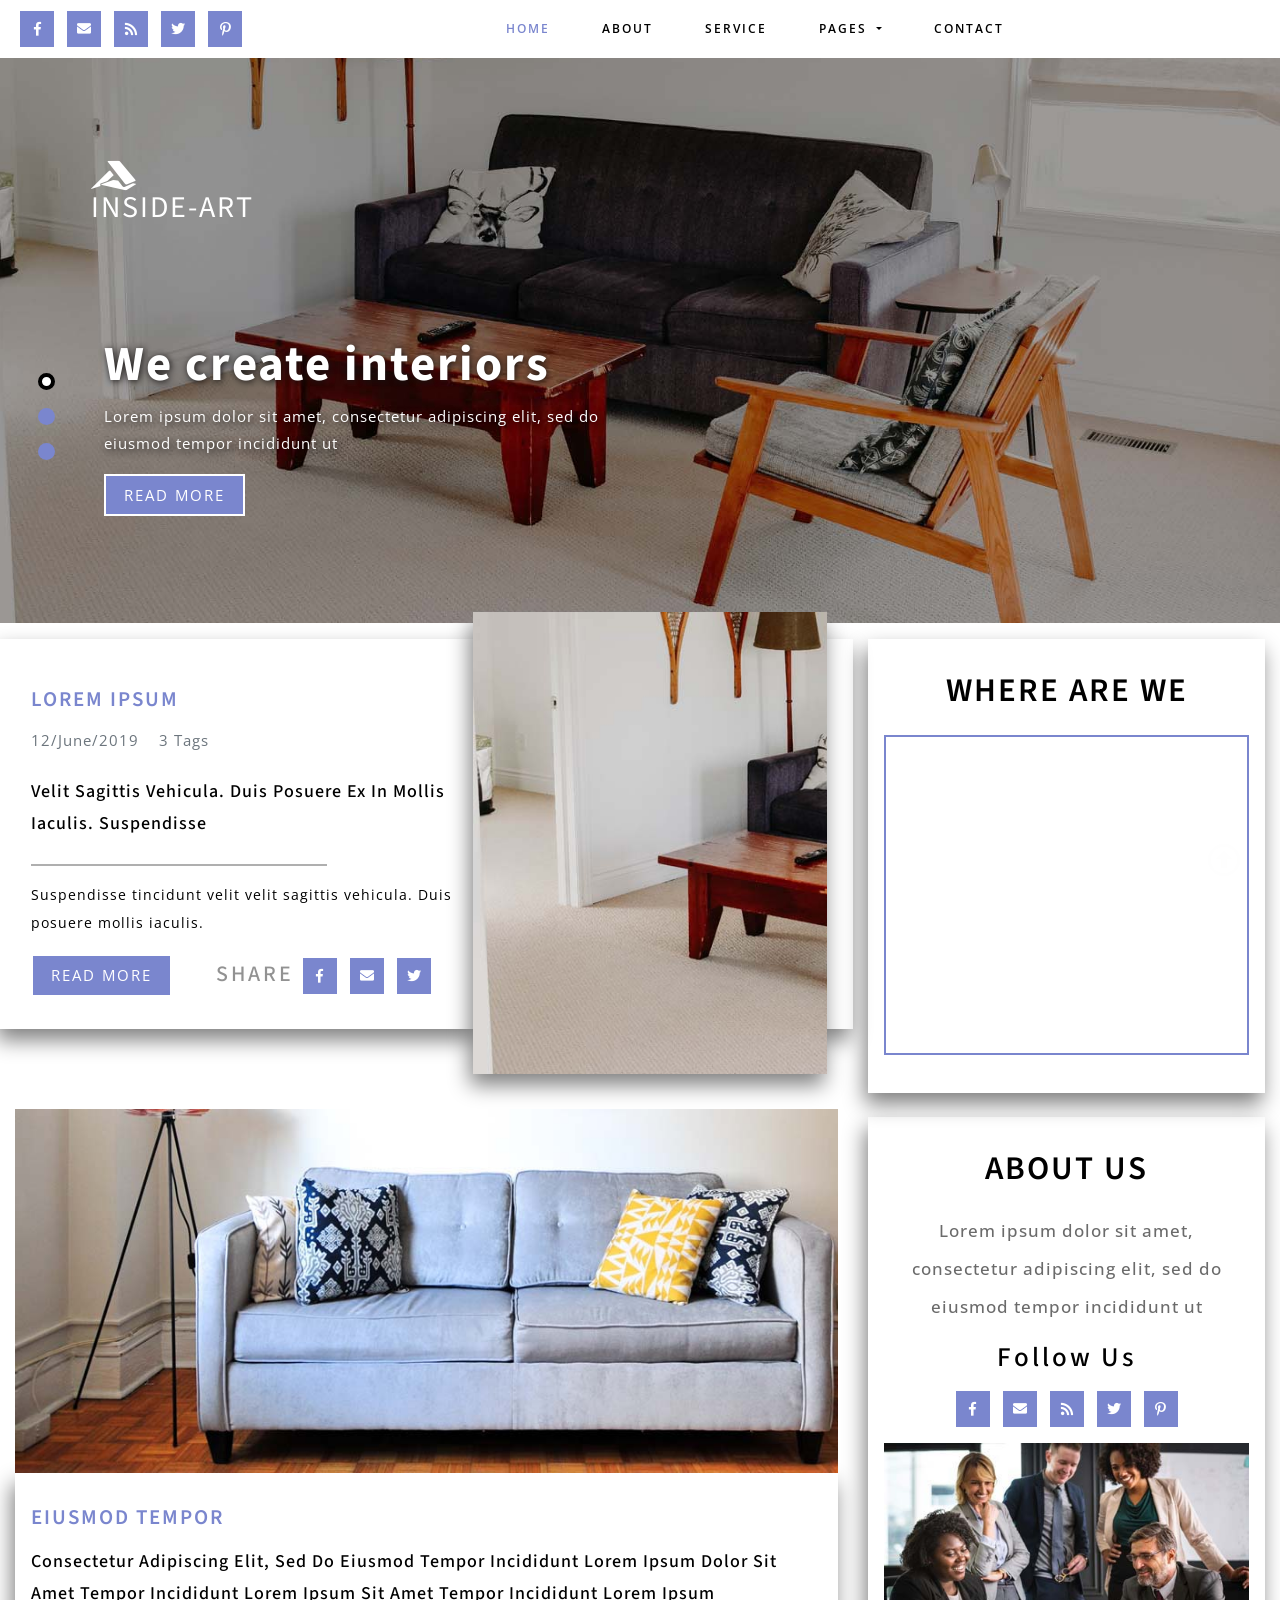
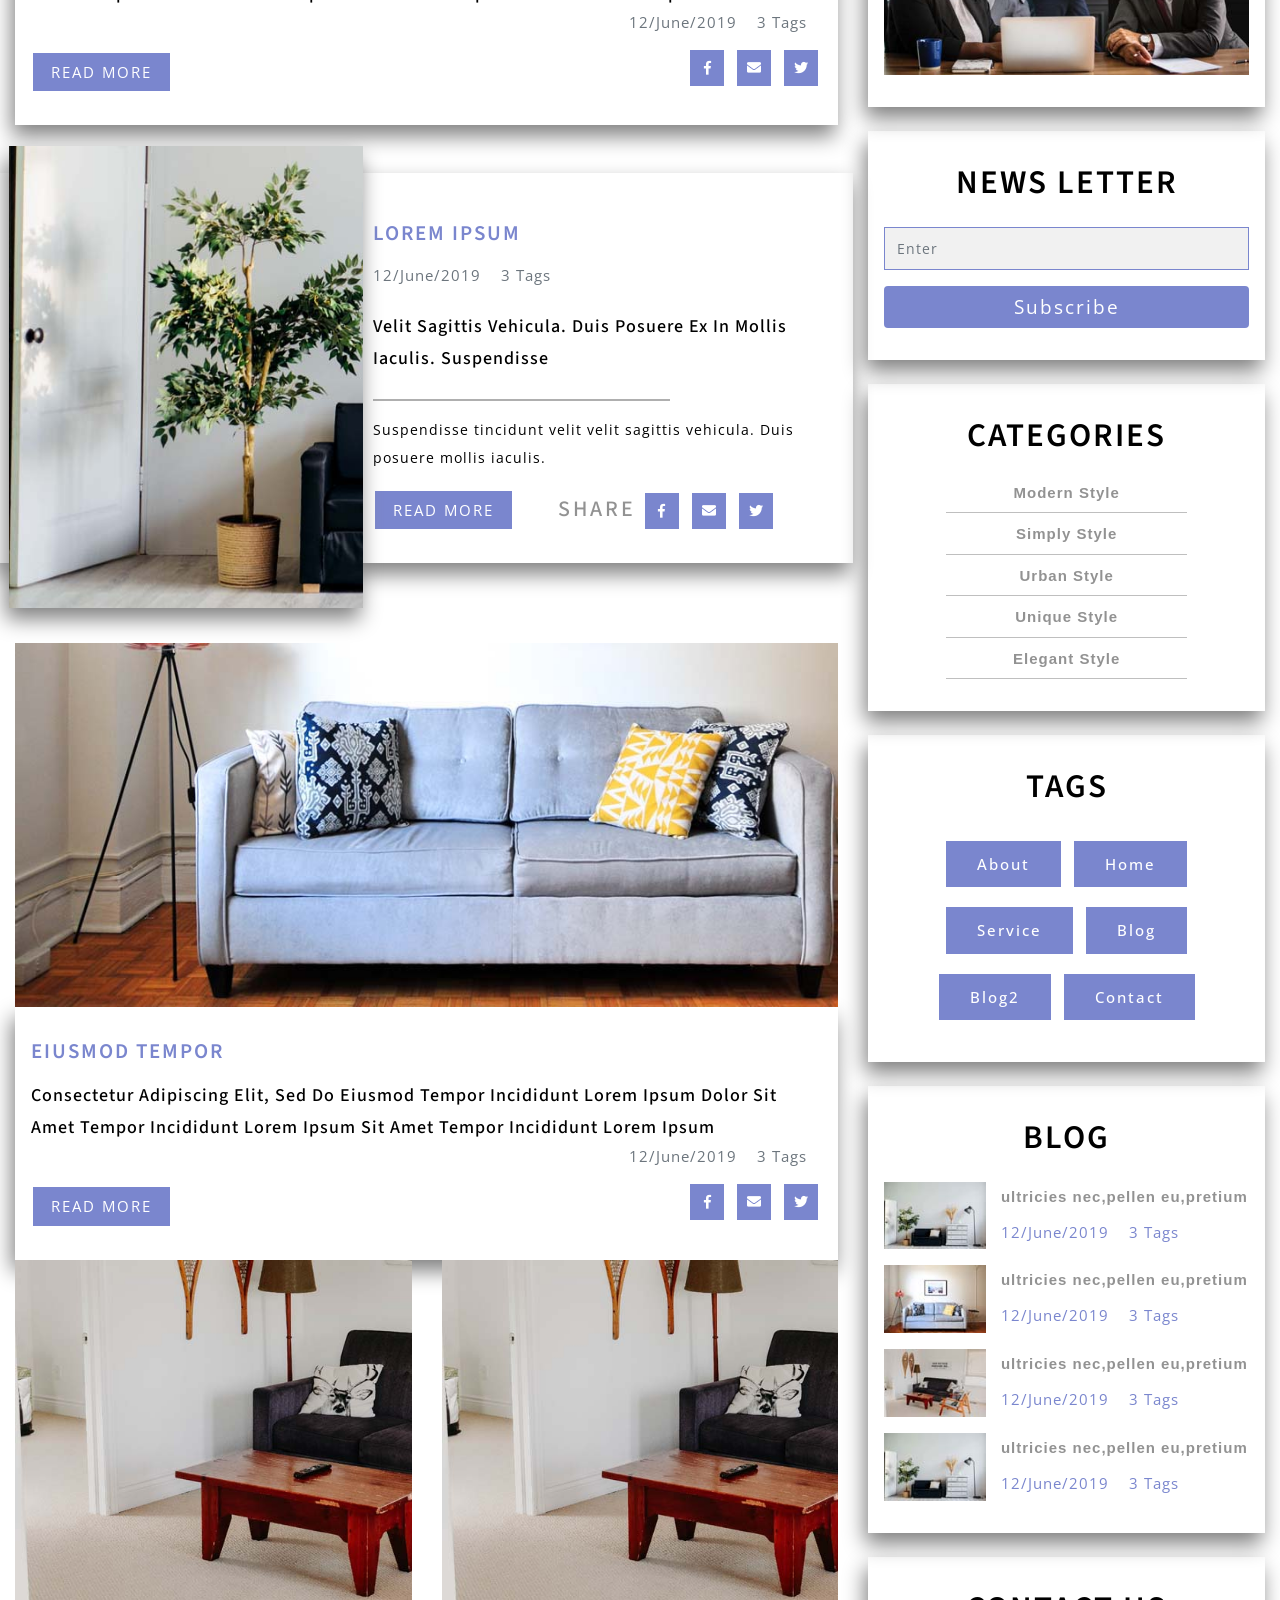
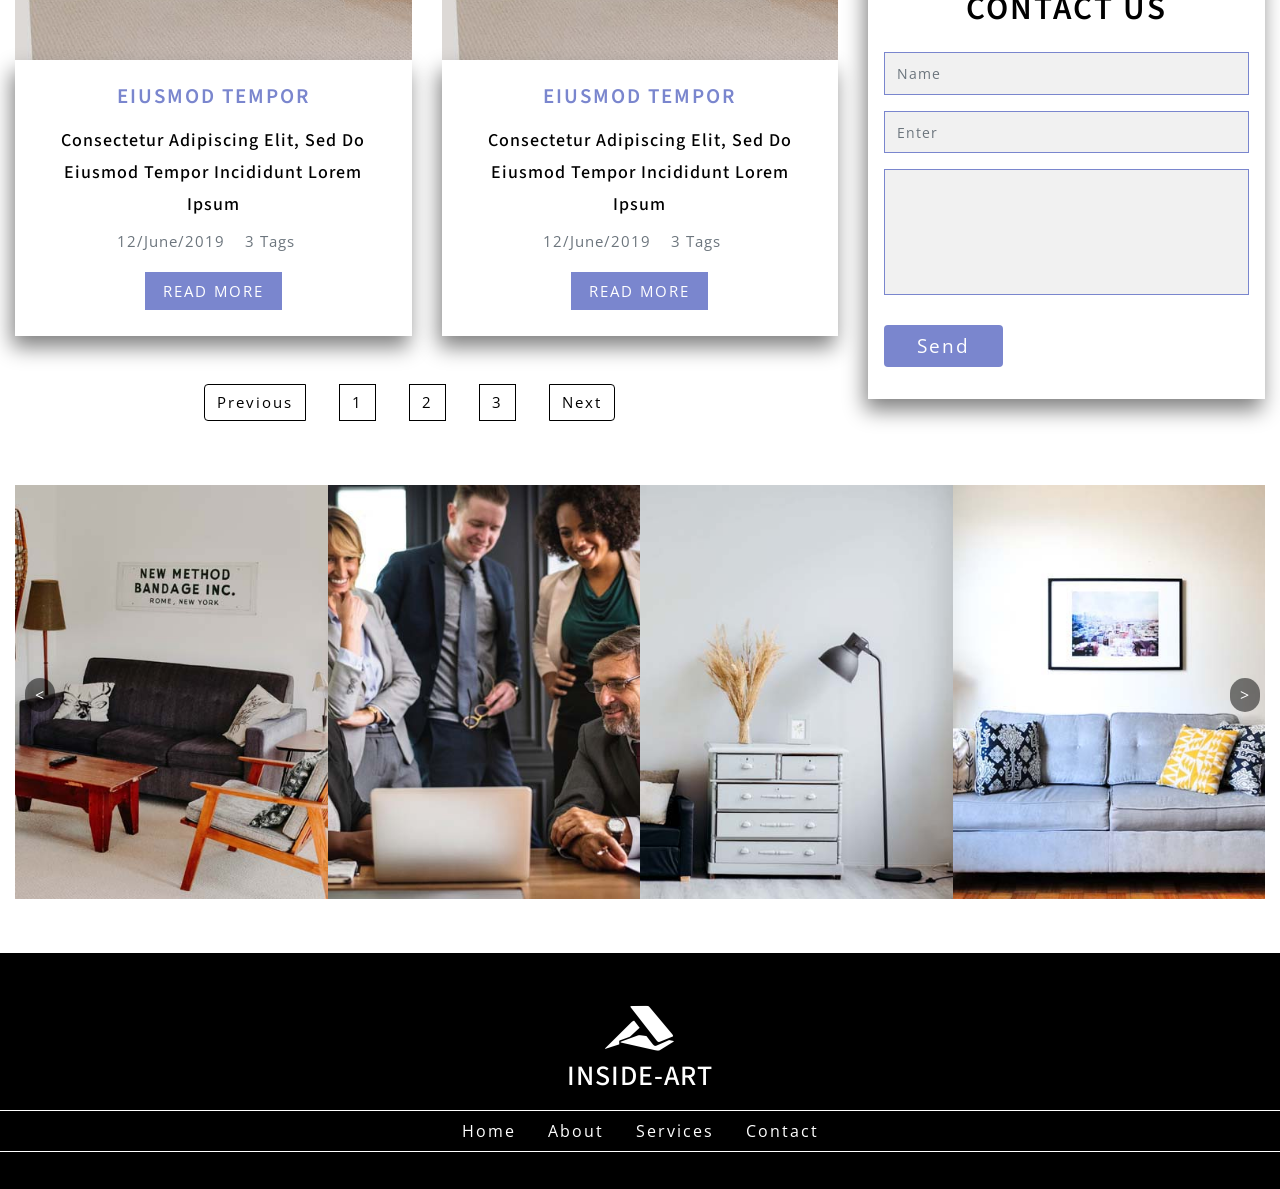
<file: web/index.html>
<!DOCTYPE html>
<html lang="zxx">
   <head>
      <title>Inside-Art a Blogging Category Bootstrap responsive Website Template | Home :: w3layouts</title>
      <!--meta tags -->
      <meta charset="UTF-8">
      <meta name="viewport" content="width=device-width, initial-scale=1">
      <meta name="keywords" content="Inside-Art Responsive web template, Bootstrap Web Templates, Flat Web Templates, Android Compatible web template, 
         Smartphone Compatible web template, free webdesigns for Nokia, Samsung, LG, SonyEricsson, Motorola web design" />
      <script>
         addEventListener("load", function () {
         	setTimeout(hideURLbar, 0);
         }, false);
         
         function hideURLbar() {
         	window.scrollTo(0, 1);
         }
      </script>
      <!--//meta tags ends here-->
      <!--booststrap-->
      <link href="css/bootstrap.min.css" rel="stylesheet" type="text/css" media="all">
      <!--//booststrap end-->
      <!-- font-awesome icons -->
      <link href="css/fontawesome-all.min.css" rel="stylesheet" type="text/css" media="all">
      <!-- //font-awesome icons -->
      <!--lightbox slider-->
      <link rel="stylesheet" href="css/lightbox.css">
      <!-- lightbox slider-->
      <!--stylesheets-->
      <link href="css/style.css" rel='stylesheet' type='text/css' media="all">
      <!--//stylesheets-->
      <link href="//fonts.googleapis.com/css?family=Source+Sans+Pro:300,400,600,700" rel="stylesheet">
      <link href="//fonts.googleapis.com/css?family=Open+Sans:300,400,600" rel="stylesheet">
   </head>
   <body>
      <div class="header-outs" id="header">
         <div class="headder-nav-icon">
            <!--//navigation section -->
            <nav class="navbar navbar-expand-lg navbar-light">
               <div class="icons">
                  <ul>
                     <li><a href="#"><span class="fab fa-facebook-f"></span></a></li>
                     <li><a href="#"><span class="fas fa-envelope"></span></a></li>
                     <li><a href="#"><span class="fas fa-rss"></span></a></li>
                     <li><a href="#"><span class="fab fa-twitter"></span></a></li>
                     <li><a href="#"><span class="fab fa-pinterest-p"></span></a></li>
                  </ul>
               </div>
               <button class="navbar-toggler" type="button" data-toggle="collapse" data-target="#navbarSupportedContent" aria-controls="navbarSupportedContent" aria-expanded="false" aria-label="Toggle navigation">
               <span class="navbar-toggler-icon"></span>
               </button>
               <div class="collapse navbar-collapse justify-content-center" id="navbarSupportedContent">
                  <ul class="navbar-nav ">
                     <li class="nav-item active">
                        <a class="nav-link" href="index.html">Home <span class="sr-only">(current)</span></a>
                     </li>
                     <li class="nav-item">
                        <a href="about.html" class="nav-link">About</a>
                     </li>
                     <li class="nav-item">
                        <a href="service.html" class="nav-link">Service</a>
                     </li>
                     <li class="nav-item dropdown">
                        <a class="nav-link dropdown-toggle" href="#" id="navbarDropdown" role="button" data-toggle="dropdown" aria-haspopup="true" aria-expanded="false">
                        Pages
                        </a>
                        <div class="dropdown-menu" aria-labelledby="navbarDropdown">
                           <a class="nav-link" href="errorpage.html">404 Page</a>
                           <a class="nav-link " href="typography.html">Typography</a>
                           <a class="nav-link " href="blog.html">Blog</a>
                           <a class="nav-link " href="blog_one.html">Blog-1</a>
                        </div>
                     </li>
                     <li class="nav-item">
                        <a href="contact.html" class="nav-link">Contact</a>
                     </li>
                  </ul>
               </div>
            </nav>
			 <div class="clearfix"></div>
         </div>
         <div class="header-w3layouts">
            <div class="hedder-up">
               <h1><a class="navbar-brand" href="index.html"><span class="fab fa-accusoft"></span><br>Inside-Art</a></h1>
            </div>
         </div>
         <!-- //Navigation -->
         <!-- Slideshow 4 -->
         <div class="slider">
            <div class="callbacks_container">
               <ul class="rslides" id="slider4">
                  <li>
                     <div class="slider-img one-img">
                        <div class="container">
                           <div class="slider-info ">
                              <h5>We create interiors</h5>
                              <div class="bottom-info">
                                 <p>Lorem ipsum dolor sit amet, consectetur adipiscing elit, sed do eiusmod tempor incididunt ut</p>
                              </div>
                              <div class="outs_more-buttn">
                                 <a href="singlepage.html">Read More</a>
                              </div>
                           </div>
                        </div>
                     </div>
                  </li>
                  <li>
                     <div class="slider-img two-img">
                        <div class="container">
                           <div class="slider-info ">
                              <h5>New Product
                                 Arrived
                              </h5>
                              <div class="bottom-info">
                                 <p>Lorem ipsum dolor sit amet, consectetur adipiscing elit, sed do eiusmod tempor incididunt ut
                                 <p>
                              </div>
                              <div class="outs_more-buttn">
                                 <a href="singlepage.html">Read More</a>
                              </div>
                           </div>
                        </div>
                     </div>
                  </li>
                  <li>
                     <div class="slider-img three-img">
                        <div class="container">
                           <div class="slider-info">
                              <h5>Modern And Unique </h5>
                              <div class="bottom-info">
                                 <p>
                                    Lorem ipsum dolor sit amet, consectetur adipiscing elit, sed do eiusmod tempor incididunt ut
                                 </p>
                              </div>
                              <div class="outs_more-buttn">
                                 <a href="singlepage.html">Read More</a>
                              </div>
                           </div>
                        </div>
                     </div>
                  </li>
               </ul>
            </div>
            <!-- This is here just to demonstrate the callbacks -->
            <!-- <ul class="events">
               <li>Example 4 callback events</li>
               </ul>-->
            <div class="clearfix"></div>
         </div>
		  <div class="clearfix"></div>
      </div>
      <!-- //banner -->
      <!-- //Blog -->
      <section class="py-md-3 py-sm-3 py-3">
         <div class="container-fluid">
            <div class="row">
               <div class="col-lg-8">
                  <!--Blog-one -->
                  <div class="about-agile-img ">
                     <div class="row blog-bloged-about ">
                        <div class="col-lg-7 col-md-7 about-wthree-info">
                           <h4 class="my-3"> Lorem ipsum</h4>
                           <div class="news-date-list">
                              <ul>
                                 <li ><a href="singlepage.html" class="text-muted">12/June/2019</a></li>
                                 <li><a href="singlepage.html" class="text-muted">3 Tags</a></li>
                              </ul>
                           </div>
                           <h5 class="my-lg-4 mt-md-3 mt-3">velit sagittis vehicula. Duis posuere ex in mollis iaculis. Suspendisse</h5>
                           <div class="line-w3ls-title">
                              <!-- Just It is line -->
                           </div>
                           <div class="about-blog-agile">
                              <p>Suspendisse tincidunt velit velit sagittis vehicula. Duis posuere  mollis iaculis.</p>
                           </div>
                           <div class="row blog-img-center">
                              <div class="col-lg-5 col-md-6 col-sm-6 outs_more-buttn">
                                 <a href="singlepage.html">Read More</a>
                              </div>
                              <div class="col-lg-7 col-md-6 col-sm-6 icons mt-lg-3 mt-3 px-0">
                                 <ul>
                                    <li class="mt-2">
                                       <h6> Share</h6>
                                    </li>
                                    <li><a href="singlepage.html"><span class="fab fa-facebook-f"></span></a></li>
                                    <li><a href="singlepage.html"><span class="fas fa-envelope"></span></a></li>
                                    <li><a href="singlepage.html"><span class="fab fa-twitter"></span></a></li>
                                 </ul>
                              </div>
                           </div>
                        </div>
                        <div class="col-lg-5 col-md-5">
                           <!-- There is no contant empty Div for position Img -->
                        </div>
                     </div>
                     <div class="blog-img-top">
                        <!-- Just a image -->
                     </div>
                  </div>
                  <!--//Blog-one -->
                  <!-- Blog-Two -->
                  <div class="blog-text">
                     <div class="blog-two-img">
                        <!-- Just a image -->
                     </div>
                     <div class="blog-agile-text-middle">
                        <h4>eiusmod tempor</h4>
                        <h5 class="pt-3">consectetur adipiscing elit, sed do eiusmod tempor incididunt Lorem ipsum dolor sit amet tempor incididunt Lorem ipsum sit amet tempor incididunt Lorem ipsum</h5>
                        <div class="news-date-list text-sm-right">
                           <ul>
                              <li ><a href="singlepage.html" class="text-muted">12/June/2019</a></li>
                              <li><a href="singlepage.html" class="text-muted">3 Tags</a></li>
                           </ul>
                        </div>
                        <div class="row blog-img-center">
                           <div class="col-lg-6 col-md-6 col-sm-6 outs_more-buttn">
                              <a href="singlepage.html">Read More</a>
                           </div>
                           <div class="col-lg-6 col-md-6 col-sm-6 icons text-sm-right mt-3">
                              <ul>
                                 <li><a href="singlepage.html"><span class="fab fa-facebook-f"></span></a></li>
                                 <li><a href="singlepage.html"><span class="fas fa-envelope"></span></a></li>
                                 <li><a href="singlepage.html"><span class="fab fa-twitter"></span></a></li>
                              </ul>
                           </div>
                        </div>
                     </div>
                  </div>
                  <!-- //Blog-Two -->
                  <!-- //Blog-three -->
                  <div class="mt-lg-5 mt-md-5 mt-sm-4 mt-3 about-agile-img">
                     <div class="row blog-bloged-about">
                        <div class="col-lg-5 col-md-5">
                           <!--There is no contant empty Div for position Img-->
                        </div>
                        <div class="col-lg-7 col-md-7 about-wthree-info">
                           <h4 class="my-3"> Lorem ipsum</h4>
                           <div class="news-date-list">
                              <ul>
                                 <li ><a href="singlepage.html" class="text-muted" >12/June/2019</a></li>
                                 <li><a href="singlepage.html" class="text-muted" >3 Tags</a></li>
                              </ul>
                           </div>
                           <h5 class="my-lg-4 mt-md-3 mt-3">velit sagittis vehicula. Duis posuere ex in mollis iaculis. Suspendisse</h5>
                           <div class="line-w3ls-title">
                              <!-- Just It is line -->
                           </div>
                           <div class="about-blog-agile">
                              <p>Suspendisse tincidunt velit velit sagittis vehicula. Duis posuere  mollis iaculis.</p>
                           </div>
                           <div class="row blog-img-center">
                              <div class="col-lg-5 col-md-6 col-sm-6 outs_more-buttn">
                                 <a href="singlepage.html">Read More</a>
                              </div>
                              <div class="col-lg-7 col-md-6 col-sm-6 icons mt-lg-3 mt-3 px-0">
                                 <ul>
                                    <li class="mt-2">
                                       <h6> Share</h6>
                                    </li>
                                    <li><a href="singlepage.html"><span class="fab fa-facebook-f"></span></a></li>
                                    <li><a href="singlepage.html"><span class="fas fa-envelope"></span></a></li>
                                    <li><a href="singlepage.html"><span class="fab fa-twitter"></span></a></li>
                                 </ul>
                              </div>
                           </div>
                        </div>
                     </div>
                     <div class="blog-img-left text-center">
                        <!-- Just a image -->
                     </div>
                  </div>
                  <!-- //Blog-three -->
                  <!-- Blog-four -->
                  <div class="blog-text">
                     <div class="blog-two-img">
                     </div>
                     <div class="blog-agile-text-middle">
                        <h4>eiusmod tempor</h4>
                        <h5 class="pt-3">consectetur adipiscing elit, sed do eiusmod tempor incididunt Lorem ipsum dolor sit amet tempor incididunt Lorem ipsum sit amet tempor incididunt Lorem ipsum</h5>
                        <div class="news-date-list text-sm-right">
                           <ul>
                              <li ><a href="singlepage.html" class="text-muted">12/June/2019</a></li>
                              <li><a href="singlepage.html" class="text-muted" >3 Tags</a></li>
                           </ul>
                        </div>
                        <div class="row blog-img-center">
                           <div class="col-lg-6 col-md-6 col-sm-6 outs_more-buttn">
                              <a href="singlepage.html">Read More</a>
                           </div>
                           <div class="col-lg-6 col-md-6 col-sm-6 icons text-sm-right mt-3">
                              <ul>
                                 <li><a href="singlepage.html"><span class="fab fa-facebook-f"></span></a></li>
                                 <li><a href="singlepage.html"><span class="fas fa-envelope"></span></a></li>
                                 <li><a href="singlepage.html"><span class="fab fa-twitter"></span></a></li>
                              </ul>
                           </div>
                        </div>
                     </div>
                  </div>
                  <!-- //Blog-four-->
                  <!-- //Blog-five -->
                  <div class="row blog-text mt-0 info-grids-blog">
                     <div class="col-lg-6 col-md-6 blog-grid-w3layouts-img">
                        <div class="blog-three-img">
                           <!-- Just a image -->
                        </div>
                        <div class="blog-agile-text text-center p-lg-4 p-3">
                           <h4>eiusmod tempor</h4>
                           <h5 class="pt-3">consectetur adipiscing elit, sed do eiusmod tempor incididunt Lorem ipsum </h5>
                           <div class="news-date-list text-center mt-2">
                              <ul>
                                 <li><a href="singlepage.html" class="text-muted">12/June/2019</a></li>
                                 <li><a href="singlepage.html" class="text-muted">3 Tags</a></li>
                              </ul>
                           </div>
                           <div class="blog-bloged">
                              <div class="outs_more-buttn">
                                 <a href="singlepage.html">Read More</a>
                              </div>
                           </div>
                        </div>
                     </div>
                     <div class="col-lg-6 col-md-6 blog-grid-w3layouts-img">
                        <div class="blog-three-img">
                           <!-- Just a image -->
                        </div>
                        <div class="blog-agile-text text-center p-lg-4 p-3">
                           <h4>eiusmod tempor</h4>
                           <h5 class="pt-3">consectetur adipiscing elit, sed do eiusmod tempor incididunt Lorem ipsum </h5>
                           <div class="news-date-list text-center mt-2">
                              <ul>
                                 <li><a href="singlepage.html" class="text-muted">12/June/2019</a></li>
                                 <li><a href="singlepage.html" class="text-muted">3 Tags</a></li>
                              </ul>
                           </div>
                           <div class="blog-bloged">
                              <div class="outs_more-buttn">
                                 <a href="singlepage.html">Read More</a>
                              </div>
                           </div>
                        </div>
                     </div>
                  </div>
                  <!--//Blog-five-->
                  <!-- pagination-blog-->
                  <div class="pagination-blog">
                     <nav aria-label="Page navigation example">
                        <ul class="pagination justify-content-center">
                           <li class="page-item active">
                              <a class="page-link " href="#" tabindex="-1">Previous</a>
                           </li>
                           <li class="page-item"><a class="page-link" href="#">1</a></li>
                           <li class="page-item"><a class="page-link" href="#">2</a></li>
                           <li class="page-item"><a class="page-link" href="#">3</a></li>
                           <li class="page-item">
                              <a class="page-link" href="#">Next</a>
                           </li>
                        </ul>
                     </nav>
                  </div>
                  <!-- //pagination-blog-->
               </div>
               <div class="col-lg-4">
                  <!--map-->
                  <div class="address_mail_footer_grids">
                     <div class="title text-center mb-lg-4 mb-md-3 mb-3">
                        <h3>Where Are We</h3>
                     </div>
                     <iframe src="https://www.google.com/maps/embed?pb=!1m14!1m8!1m3!1d3539.812628729253!2d153.014155!3d-27.4750921!3m2!1i1024!2i768!4f13.1!3m3!1m2!1s0x6b915a0835840a2f%3A0xdd5e3f5c208dc0e1!2sMelbourne+St%2C+South+Brisbane+QLD+4101%2C+Australia!5e0!3m2!1sen!2sin!4v1492257477691"></iframe>
                  </div>
                  <!-- //map--> 
                  <!--About-->
                  <div class="mt-lg-4 mt-3 address_mail_footer_grids">
                     <div class="title text-center mb-lg-4 mb-md-3 mb-3">
                        <h3>About Us</h3>
                     </div>
                     <div class="wthree-about-us-info text-center">
                        <p>Lorem ipsum dolor sit amet, consectetur adipiscing elit, sed do eiusmod tempor incididunt ut</p>
                     </div>
                     <div class="my-3 icons-social text-center">
                        <h4> Follow Us</h4>
                     </div>
                     <div class="icons text-center">
                        <ul>
                           <li><a href="#"><span class="fab fa-facebook-f"></span></a></li>
                           <li><a href="#"><span class="fas fa-envelope"></span></a></li>
                           <li><a href="#"><span class="fas fa-rss"></span></a></li>
                           <li><a href="#"><span class="fab fa-twitter"></span></a></li>
                           <li><a href="#"><span class="fab fa-pinterest-p"></span></a></li>
                        </ul>
                     </div>
                     <div class="blog-abut-img mt-3">
                        <img src="images/aa1.jpg" class="img-fluid" alt="">
                     </div>
                  </div>
                  <!--//About-->
                  <!--News Letter-->
                  <div class="mt-lg-4 mt-3 address_mail_footer_grids">
                     <div class="title text-center mb-lg-4 mb-md-3 mb-3">
                        <h3>News Letter</h3>
                     </div>
                     <div class="news-about-us">
                        <form action="#" method="post">
                           <div class=" subscribe-form ">
                              <div class="form-group contact-forms">
                                 <input type="email" class="form-control" placeholder="Enter" required="">
                              </div>
                              <div class="click-subscribe">
                                 <button type="submit" class="btn btn-block click-me">Subscribe</button>
                              </div>
                           </div>
                        </form>
                     </div>
                  </div>
                  <!--//News Letter-->
                  <!--Categories-->
                  <div class="mt-lg-4 mt-3 address_mail_footer_grids">
                     <div class="title text-center mb-lg-4 mb-md-3 mb-3">
                        <h3>Categories</h3>
                     </div>
                     <div class="agile-categories-list text-center">
                        <ul>
                           <li class="pb-2">
                              <a href="about.html">Modern Style</a>
                           </li>
                           <li class="py-2">
                              <a href="about.html">Simply Style</a>
                           </li>
                           <li class="py-2">
                              <a href="about.html">Urban Style</a>
                           </li>
                           <li class="py-2">
                              <a href="about.html">Unique Style</a>
                           </li>
                           <li class="py-2">
                              <a href="about.html">Elegant Style</a>
                           </li>
                        </ul>
                     </div>
                  </div>
                  <!--//Categories-->
                  <!--Tags-->
                  <div class="mt-lg-4 mt-3 address_mail_footer_grids">
                     <div class="title text-center mb-lg-4 mb-md-3 mb-3">
                        <h3>Tags</h3>
                     </div>
                     <div class="tages-w3layouts-list text-center">
                        <ul >
                           <li>
                              <a href="about.html">About</a>
                           </li>
                           <li>
                              <a href="home.html">Home</a>
                           </li>
                           <li>
                              <a href="service.html">Service</a>
                           </li>
                           <li>
                              <a href="blog.html">Blog</a>
                           </li>
                           <li>
                              <a href="blog_one.html">Blog2</a>
                           </li>
                           <li>
                              <a href="contact.html">Contact</a>
                           </li>
                        </ul>
                     </div>
                  </div>
                  <!--//Tags-->
                  <!--Side-blog-->
                  <div class="mt-lg-4 mt-3 address_mail_footer_grids">
                     <div class="title text-center mb-lg-4 mb-md-3 mb-3">
                        <h3>Blog</h3>
                     </div>
                     <div class="dance-agile-info">
                        <div class="footer-grid row mb-3">
                           <div class="col-lg-4 col-md-6 col-sm-6 col-5 text-right">
                              <img src="images/bb1.jpg" alt=" " class="img-fluid">
                           </div>
                           <div class="col-lg-8 col-md-6 col-sm-6 col-7 bottom-para px-0">
                              <h6><a href="singlepage.html" >ultricies nec,pellen eu,pretium</a></h6>
                              <div class="news-date-list pt-2">
                                 <ul>
                                    <li><a href="singlepage.html" class="clr-two">12/June/2019</a></li>
                                    <li><a href="singlepage.html" class="clr-two">3 Tags</a></li>
                                 </ul>
                              </div>
                           </div>
                        </div>
                        <div class="footer-grid row  mb-3">
                           <div class="col-lg-4 col-md-6 col-sm-6 col-5 text-right">
                              <img src="images/bb2.jpg" alt=" " class="img-fluid">
                           </div>
                           <div class="col-lg-8 col-md-6 col-sm-6 col-7 bottom-para px-0">
                              <h6><a href="singlepage.html" >ultricies nec,pellen eu,pretium</a></h6>
                              <div class="news-date-list pt-2">
                                 <ul>
                                    <li><a href="singlepage.html" class="clr-two" >12/June/2019</a></li>
                                    <li><a href="singlepage.html" class="clr-two" >3 Tags</a></li>
                                 </ul>
                              </div>
                           </div>
                        </div>
                        <div class="footer-grid row  mb-3">
                           <div class="col-lg-4 col-md-6 col-sm-6 col-5 text-right">
                              <img src="images/bb3.jpg" alt=" " class="img-fluid">
                           </div>
                           <div class="col-lg-8 col-md-6 col-sm-6 col-7 bottom-para px-0">
                              <h6><a href="singlepage.html" class="scroll">ultricies nec,pellen eu,pretium</a></h6>
                              <div class="news-date-list pt-2">
                                 <ul>
                                    <li><a href="singlepage.html" class="clr-two">12/June/2019</a></li>
                                    <li><a href="singlepage.html" class="clr-two">3 Tags</a></li>
                                 </ul>
                              </div>
                           </div>
                        </div>
                        <div class="footer-grid row">
                           <div class="col-lg-4 col-md-6 col-sm-6 col-5 text-right">
                              <img src="images/bb1.jpg" alt=" " class="img-fluid">
                           </div>
                           <div class="col-lg-8 col-md-6 col-sm-6 col-7 bottom-para px-0">
                              <h6><a href="singlepage.html" class="scroll">ultricies nec,pellen eu,pretium</a></h6>
                              <div class="news-date-list pt-2">
                                 <ul>
                                    <li><a href="singlepage.html" class="clr-two" >12/June/2019</a></li>
                                    <li><a href="singlepage.html" class="clr-two" >3 Tags</a></li>
                                 </ul>
                              </div>
                           </div>
                        </div>
                     </div>
                  </div>
                  <!--//Side-blog-->
                  <!--Contact Us-->
                  <div class="mt-lg-4 mt-3 address_mail_footer_grids">
                     <div class="title text-center mb-lg-4 mb-md-3 mb-3">
                        <h3>Contact Us</h3>
                     </div>
                     <div class="contact-blog-us">
                        <form action="#" method="post">
                           <div class=" contact-wls-detail">
                              <div class="agile-wls-contact-mid">
                                 <div class="form-group contact-forms">
                                    <input type="text" class="form-control" placeholder="Name" required="">
                                 </div>
                                 <div class="form-group contact-forms">
                                    <input type="email" class="form-control" placeholder="Enter" required="">
                                 </div>
                              </div>
                              <div class="countact-text">
                                 <div class="form-group contact-forms">
                                    <textarea class="form-control" rows="3" required=""></textarea>
                                 </div>
                                 <button type="submit" class="btn sent-butnn">Send</button>
                              </div>
                           </div>
                        </form>
                     </div>
                  </div>
                  <!--//Contact Us-->
               </div>
            </div>
         </div>
      </section>
      <!-- //Blog -->
      <!--Gallery-->
      <section class="py-lg-5 py-md-4 py-sm-3 py-3">
         <div class="container-fluid">
            <div class="hover12">
               <ul id="flexiselDemo3">
                  <li>
                     <div class=" snap-img">
                        <div class=" agileits_w3layouts_gallery_grid1 hover08">
                           <div class="w3_agile_gallery_effect">
                              <a href="images/g3.jpg" data-lightbox="example-set" data-title="Lorem Ipsum is simply dummy the when an unknown galley of type and scrambled it to make a type specimen.">
                                 <figure>    <img src="images/g3.jpg" alt=" " class="img-fluid"> </figure>
                              </a>
                           </div>
                        </div>
                     </div>
                  </li>
                  <li>
                     <div class="snap-img">
                        <div class=" agileits_w3layouts_gallery_grid1 hover08">
                           <div class="w3_agile_gallery_effect">
                              <a href="images/g1.jpg" data-lightbox="example-set" data-title="Lorem Ipsum is simply dummy the when an unknown galley of type and scrambled it to make a type specimen.">
                                 <figure>    <img src="images/g1.jpg" alt=" " class="img-fluid"> </figure>
                              </a>
                           </div>
                        </div>
                     </div>
                  </li>
                  <li>
                     <div class=" snap-img">
                        <div class="agileits_w3layouts_gallery_grid1 hover08">
                           <div class="w3_agile_gallery_effect">
                              <a href="images/g4.jpg" data-lightbox="example-set" data-title="Lorem Ipsum is simply dummy the when an unknown galley of type and scrambled it to make a type specimen.">
                                 <figure>    <img src="images/g4.jpg" alt=" " class="img-fluid"> </figure>
                              </a>
                           </div>
                        </div>
                     </div>
                  </li>
                  <li>
                     <div class="snap-img">
                        <div class="agileits_w3layouts_gallery_grid1 hover08">
                           <div class="w3_agile_gallery_effect">
                              <a href="images/g2.jpg" data-lightbox="example-set" data-title="Lorem Ipsum is simply dummy the when an unknown galley of type and scrambled it to make a type specimen.">
                                 <figure>    <img src="images/g2.jpg" alt=" " class="img-fluid"> </figure>
                              </a>
                           </div>
                        </div>
                     </div>
                  </li>
               </ul>
            </div>
         </div>
         <div class="clearfix"></div>
      </section>
      <!--//Gallery-->
      <!--Footer -->
      <section class="buttom-footer py-lg-5 py-md-4 py-sm-3 py-3">
         <div class="headder-logo-icon text-center">
            <span class="fab fa-accusoft"></span> 
            <h2><a href="index.html">Inside-Art</a></h2>
         </div>
         <div class="buttom-nav py-3">
            <nav class="border-line">
               <ul class="nav justify-content-center">
                  <li class="nav-item active">
                     <a class="nav-link" href="index.html">Home <span class="sr-only">(current)</span></a>
                  </li>
                  <li class="nav-item">
                     <a href="about.html" class="nav-link ">About</a>
                  </li>
                  <li class="nav-item">
                     <a href="service.html" class="nav-link">Services</a>
                  </li>
                  <li class="nav-item">
                     <a href="contact.html" class="nav-link">Contact</a>
                  </li>
               </ul>
            </nav>
         </div>
      </section>
      <footer>
         <div class="footer-bottom py-lg-4 py-3 text-center">
            <p>copywrite &copy; by shraddha alawane</p>
         </div>
      </footer>
      <!-- //Footer -->
      <!--js working-->
      <script src='js/jquery-2.2.3.min.js'></script>
      <!--//js working-->
      <!--  light box js -->
      <script src="js/lightbox-plus-jquery.min.js"> </script> 
      <!-- //light box js-->   
      <!--responsiveslides banner-->
      <script src="js/responsiveslides.min.js"></script>
      <script>
         // You can also use "$(window).load(function() {"
         $(function () {
         	// Slideshow 4
         	$("#slider4").responsiveSlides({
         		auto: true,
         		pager:true ,
         		nav:false,
         		speed: 900,
         		namespace: "callbacks",
         		before: function () {
         			$('.events').append("<li>before event fired.</li>");
         		},
         		after: function () {
         			$('.events').append("<li>after event fired.</li>");
         		}
         	});
         
         });
      </script>
      <!--// responsiveslides banner-->	 
      <!--Slider flexiselDemo3-->	
      <script src="js/jquery.flexisel.js"></script>  
      <script>
         $("#flexiselDemo3").flexisel({
          visibleItems: 4,
          itemsToScroll: 1,         
          autoPlay: {
              enable: true,
              interval:2000,
              pauseOnHover: true
          }        
         });
      </script>
      <!--Slider flexiselDemo3-->	  
      <!-- start-smoth-scrolling -->
      <script src="js/move-top.js"></script>
      <script src="js/easing.js"></script>
      <script>
         jQuery(document).ready(function ($) {
         	$(".scroll").click(function (event) {
         		event.preventDefault();
         		$('html,body').animate({
         			scrollTop: $(this.hash).offset().top
         		}, 900);
         	});
         });
      </script>
      <!-- start-smoth-scrolling -->
      <!-- here stars scrolling icon -->
      <script>
         $(document).ready(function () {
         
         	var defaults = {
         		containerID: 'toTop', // fading element id
         		containerHoverID: 'toTopHover', // fading element hover id
         		scrollSpeed: 1100,
         		easingType: 'linear'
         	};
         
         
         	$().UItoTop({
         		easingType: 'easeOutQuart'
         	});
         
         });
      </script>
      <!-- //here ends scrolling icon -->
      <!--bootstrap working-->
      <script src="js/bootstrap.min.js"></script>
      <!-- //bootstrap working-->
   </body>
</html>
</file>
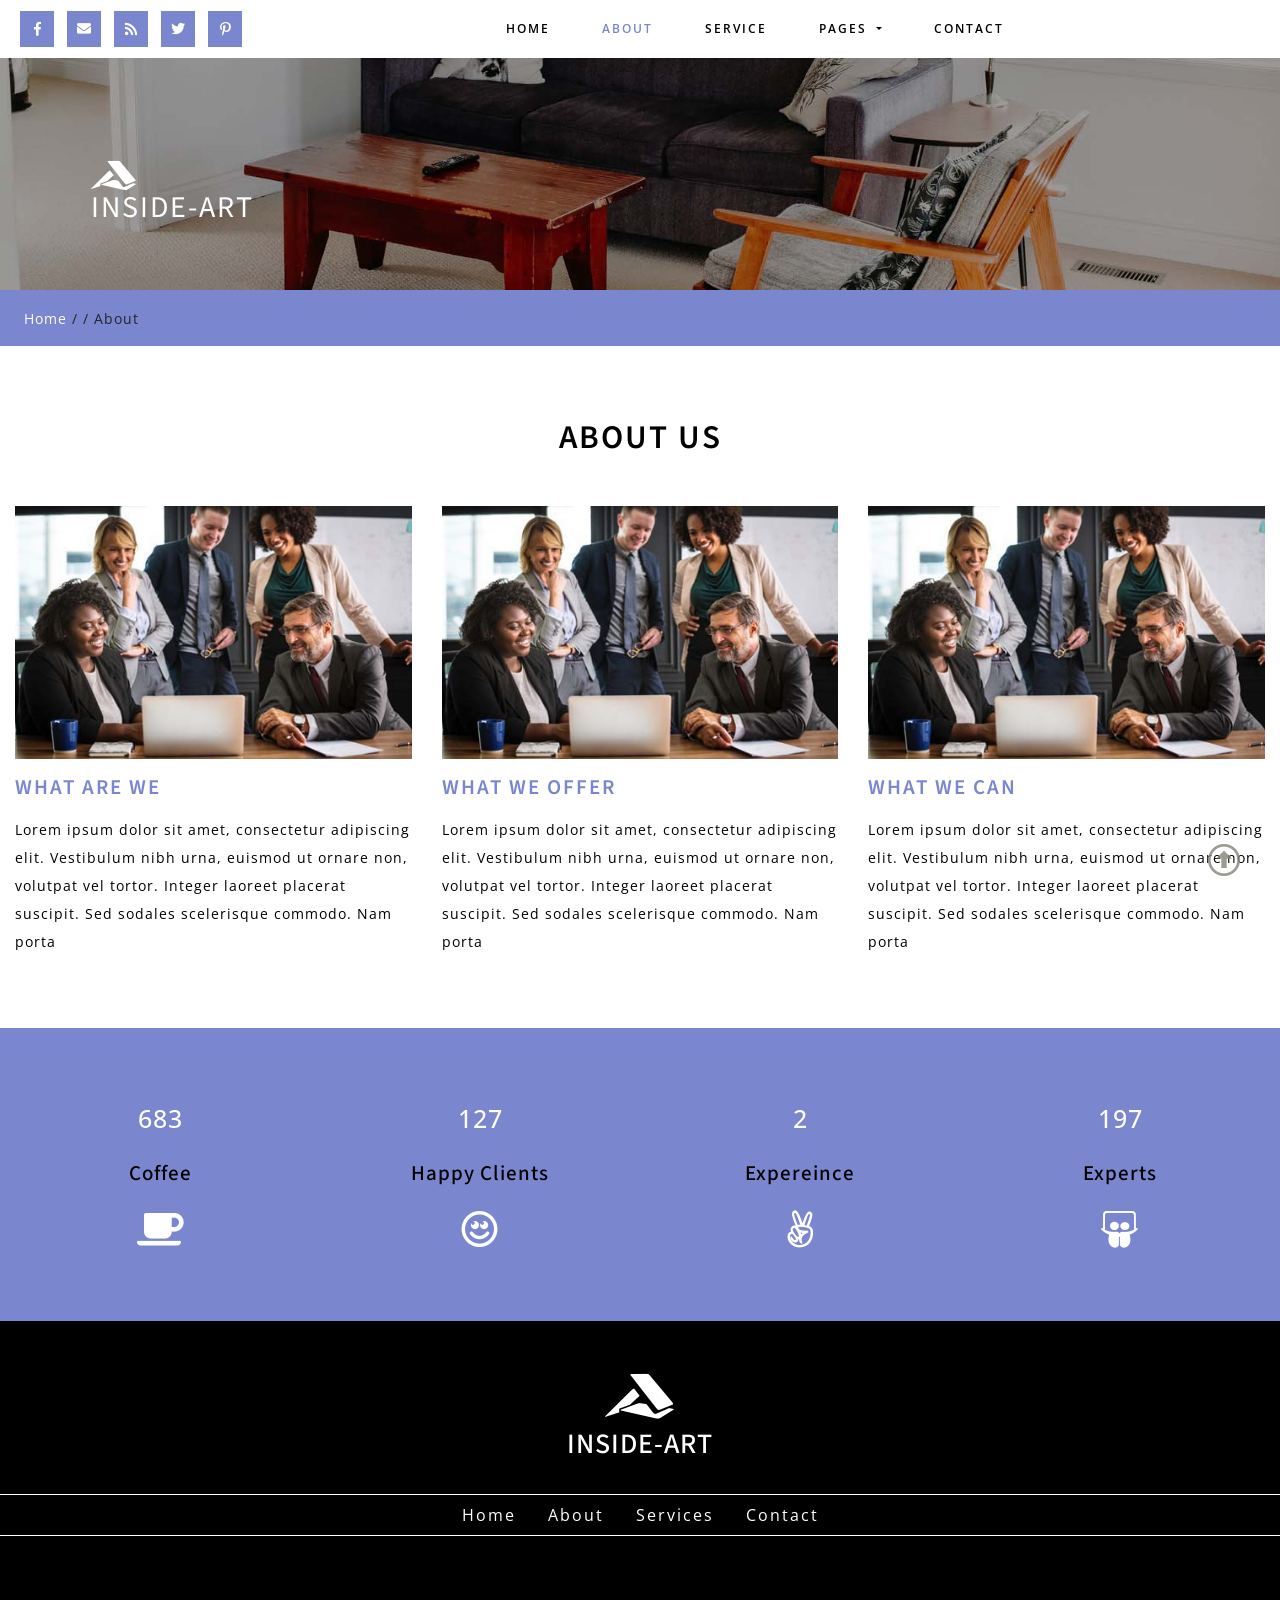
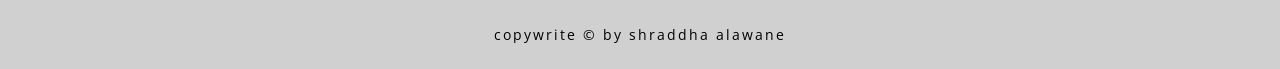
<file: web/about.html>
<!--A Design by W3layouts
   Author: W3layout
   Author URL: http://w3layouts.com
   License: Creative Commons Attribution 3.0 Unported
   License URL: http://creativecommons.org/licenses/by/3.0/
   -->
<!DOCTYPE html>
<html lang="zxx">
   <head>
      <title>Inside-Art a Blogging Category Bootstrap responsive Website Template |About :: w3layouts</title>
      <!--meta tags -->
      <meta charset="UTF-8">
      <meta name="viewport" content="width=device-width, initial-scale=1">
      <meta name="keywords" content="Inside-Art Responsive web template, Bootstrap Web Templates, Flat Web Templates, Android Compatible web template, 
         Smartphone Compatible web template, free webdesigns for Nokia, Samsung, LG, SonyEricsson, Motorola web design" />
      <script>
         addEventListener("load", function () {
         	setTimeout(hideURLbar, 0);
         }, false);
         
         function hideURLbar() {
         	window.scrollTo(0, 1);
         }
      </script>
      <!--//meta tags ends here-->
      <!--booststrap-->
      <link href="css/bootstrap.min.css" rel="stylesheet" type="text/css" media="all">
      <!--//booststrap end-->
      <!-- font-awesome icons -->
      <link href="css/fontawesome-all.min.css" rel="stylesheet" type="text/css" media="all">
      <!-- //font-awesome icons -->
      <!--stylesheets-->
      <link href="css/style.css" rel='stylesheet' type='text/css' media="all">
      <!--//stylesheets-->
      <link href="//fonts.googleapis.com/css?family=Source+Sans+Pro:300,400,600,700" rel="stylesheet">
      <link href="//fonts.googleapis.com/css?family=Open+Sans:300,400,600" rel="stylesheet">
   </head>
   <body>
      <!--headder-->
      <div class="header-outs" id="header">
         <div class="headder-nav-icon">
            <!--//navigation section -->
            <nav class="navbar navbar-expand-lg navbar-light">
               <div class="icons">
                  <ul>
                     <li><a href="#"><span class="fab fa-facebook-f"></span></a></li>
                     <li><a href="#"><span class="fas fa-envelope"></span></a></li>
                     <li><a href="#"><span class="fas fa-rss"></span></a></li>
                     <li><a href="#"><span class="fab fa-twitter"></span></a></li>
                     <li><a href="#"><span class="fab fa-pinterest-p"></span></a></li>
                  </ul>
               </div>
               <button class="navbar-toggler" type="button" data-toggle="collapse" data-target="#navbarSupportedContent" aria-controls="navbarSupportedContent" aria-expanded="false" aria-label="Toggle navigation">
               <span class="navbar-toggler-icon"></span>
               </button>
               <div class="collapse navbar-collapse justify-content-center" id="navbarSupportedContent">
                  <ul class="navbar-nav ">
                     <li class="nav-item">
                        <a class="nav-link" href="index.html">Home <span class="sr-only">(current)</span></a>
                     </li>
                     <li class="nav-item active">
                        <a href="about.html" class="nav-link">About</a>
                     </li>
                     <li class="nav-item">
                        <a href="service.html" class="nav-link">Service</a>
                     </li>
                     <li class="nav-item dropdown">
                        <a class="nav-link dropdown-toggle" href="#" id="navbarDropdown" role="button" data-toggle="dropdown" aria-haspopup="true" aria-expanded="false">
                        Pages
                        </a>
                        <div class="dropdown-menu" aria-labelledby="navbarDropdown">
                           <a class="nav-link" href="errorpage.html">404 Page</a>
                           <a class="nav-link " href="typography.html">Typography</a>
                           <a class="nav-link " href="blog.html">Blog</a>
                           <a class="nav-link " href="blog_one.html">Blog-1</a>
                        </div>
                     </li>
                     <li class="nav-item">
                        <a href="contact.html" class="nav-link">Contact</a>
                     </li>
                  </ul>
               </div>
            </nav>
         </div>
         <div class="header-w3layouts">
            <div class="hedder-up">
               <h1><a class="navbar-brand" href="index.html"><span class="fab fa-accusoft"></span><br>Inside-Art</a></h1>
            </div>
            <div class="clearfix"> </div>
         </div>
         <!-- //Navigation -->
         <!--//headder-->
         <!-- banner -->
         <div class="inner_page-banner one-img">
         </div>
         <!--//banner -->
         <!-- short -->
         <div class="using-border py-3">
            <div class="inner_breadcrumb  ml-4">
               <ul class="short_ls">
                  <li>
                     <a href="index.html">Home</a>
                     <span>/ /</span>
                  </li>
                  <li>About</li>
               </ul>
            </div>
         </div>
      </div>
      <!-- //short-->
      <!--about-->
      <!--about-one-->
      <section class="about-inner py-lg-4 py-md-3 py-sm-3 py-3">
         <div class="container-fluid py-lg-5 py-md-4 py-sm-4 py-3">
            <div class="title text-center mb-lg-5 mb-md-4 mb-sm-4 mb-3">
               <h3>About Us</h3>
            </div>
            <div class="row">
               <div class="col-lg-4 col-md-4 w3layouts-right-side-img">
                  <div class="w3layouts-left-side-img">
                     <img src="images/aa1.jpg" alt=" " class="img-fluid">
                  </div>
                  <div class="abut-inner-wls-head">
                     <h4 class="py-3">What Are We</h4>
                     <p>Lorem ipsum dolor sit amet, consectetur adipiscing elit. Vestibulum nibh urna, euismod ut ornare non, volutpat vel tortor. Integer laoreet placerat suscipit. Sed sodales scelerisque commodo. Nam porta</p>
                  </div>
               </div>
               <div class="col-lg-4 col-md-4 w3layouts-right-side-img">
                  <div class="w3layouts-left-side-img">
                     <img src="images/aa1.jpg" alt=" " class="img-fluid">
                  </div>
                  <div class="abut-inner-wls-head">
                     <h4 class="py-3">What We Offer</h4>
                     <p>Lorem ipsum dolor sit amet, consectetur adipiscing elit. Vestibulum nibh urna, euismod ut ornare non, volutpat vel tortor. Integer laoreet placerat suscipit. Sed sodales scelerisque commodo. Nam porta</p>
                  </div>
               </div>
               <div class="col-lg-4 col-md-4 w3layouts-right-side-img">
                  <div class="w3layouts-left-side-img">
                     <img src="images/aa1.jpg" alt="g3 " class="img-fluid">
                  </div>
                  <div class="abut-inner-wls-head">
                     <h4 class="py-3">What We Can</h4>
                     <p>Lorem ipsum dolor sit amet, consectetur adipiscing elit. Vestibulum nibh urna, euismod ut ornare non, volutpat vel tortor. Integer laoreet placerat suscipit. Sed sodales scelerisque commodo. Nam porta</p>
                  </div>
               </div>
            </div>
         </div>
      </section>
      <!--//about-->
      <!--States-->
      <section class="stats py-lg-4 py-md-3 py-sm-3 py-3">
         <div class="container-fluid py-lg-5 py-md-4 py-sm-4 py-3">
            <div class="jst-must-info">
               <div class="stats-info row ">
                  <div class="col-lg-3 col-md-3 col-sm-3 col-6 stats-grid stats-grid-1">
                     <div class="counter">3500</div>
                     <div class="stat-info py-lg-4 py-md-3 py-sm-3 py-3">
                        <h4>Coffee</h4>
                     </div>
                     <span class="fas fa-coffee"></span>					
                  </div>
                  <div class="col-lg-3 col-md-3 col-sm-3 col-6 stats-grid stats-grid-2">
                     <div class="counter">650</div>
                     <div class="stat-info py-lg-4 py-md-3 py-sm-3 py-3">
                        <h4>Happy Clients</h4>
                     </div>
                     <span class="far fa-smile" aria-hidden="true"></span>
                  </div>
                  <div class="col-lg-3 col-md-3 col-sm-3 col-6 stats-grid stats-grid-3">
                     <div class="counter">10</div>
                     <div class="stat-info py-lg-4 py-md-3 py-sm-3 py-3">
                        <h4>Expereince</h4>
                     </div>
                     <span class="fab fa-angellist" aria-hidden="true"></span>
                  </div>
                  <div class="col-lg-3 col-md-3 col-sm-3 col-6 stats-grid stats-grid-4">
                     <div class="counter">1010</div>
                     <div class="stat-info py-lg-4 py-md-3 py-sm-3 py-3">
                        <h4>Experts</h4>
                     </div>
                     <span class="fab fa-slideshare" aria-hidden="true"></span>
                  </div>
               </div>
            </div>
         </div>
      </section>
      <!--//States-->
      <!--Footer -->
      <section class="buttom-footer py-lg-5 py-md-4 py-sm-3 py-3">
         <div class="headder-logo-icon text-center">
            <span class="fab fa-accusoft"></span> 
            <h2 class="mb-3"><a href="index.html">Inside-Art</a></h2>
         </div>
         <div class="buttom-nav py-3">
            <nav class="border-line">
               <ul class="nav justify-content-center">
                  <li class="nav-item active">
                     <a class="nav-link" href="index.html">Home <span class="sr-only">(current)</span></a>
                  </li>
                  <li class="nav-item">
                     <a href="about.html" class="nav-link ">About</a>
                  </li>
                  <li class="nav-item">
                     <a href="service.html" class="nav-link">Services</a>
                  </li>
                  <li class="nav-item">
                     <a href="contact.html" class="nav-link">Contact</a>
                  </li>
               </ul>
            </nav>
         </div>
      </section>
      <footer>
         <div class="footer-bottom py-lg-4 py-3 text-center">
            <p>copywrite &copy; by shraddha alawane</p>
         </div>
      </footer>
      <!-- //Footer -->
      <!--js working-->
      <script src='js/jquery-2.2.3.min.js'></script>
      <!--//js working-->
      <!--About OnScroll-Number-Increase-JavaScript -->
      <script src="js/jquery.waypoints.min.js"></script>
      <script src="js/jquery.countup.js"></script>
      <script>
         $('.counter').countUp();
      </script>
      <!-- //OnScroll-Number-Increase-JavaScript -->
      <!-- start-smoth-scrolling -->
      <script src="js/move-top.js"></script>
      <script src="js/easing.js"></script>
      <script>
         jQuery(document).ready(function ($) {
         	$(".scroll").click(function (event) {
         		event.preventDefault();
         		$('html,body').animate({
         			scrollTop: $(this.hash).offset().top
         		}, 900);
         	});
         });
      </script>
      <!-- start-smoth-scrolling -->
      <!-- here stars scrolling icon -->
      <script>
         $(document).ready(function () {
         
         	var defaults = {
         		containerID: 'toTop', // fading element id
         		containerHoverID: 'toTopHover', // fading element hover id
         		scrollSpeed: 1200,
         		easingType: 'linear'
         	};
         
         
         	$().UItoTop({
         		easingType: 'easeOutQuart'
         	});
         
         });
      </script>
      <!-- //here ends scrolling icon -->
      <!--bootstrap working-->
      <script src="js/bootstrap.min.js"></script>
      <!-- //bootstrap working-->
   </body>
</html>
</file>
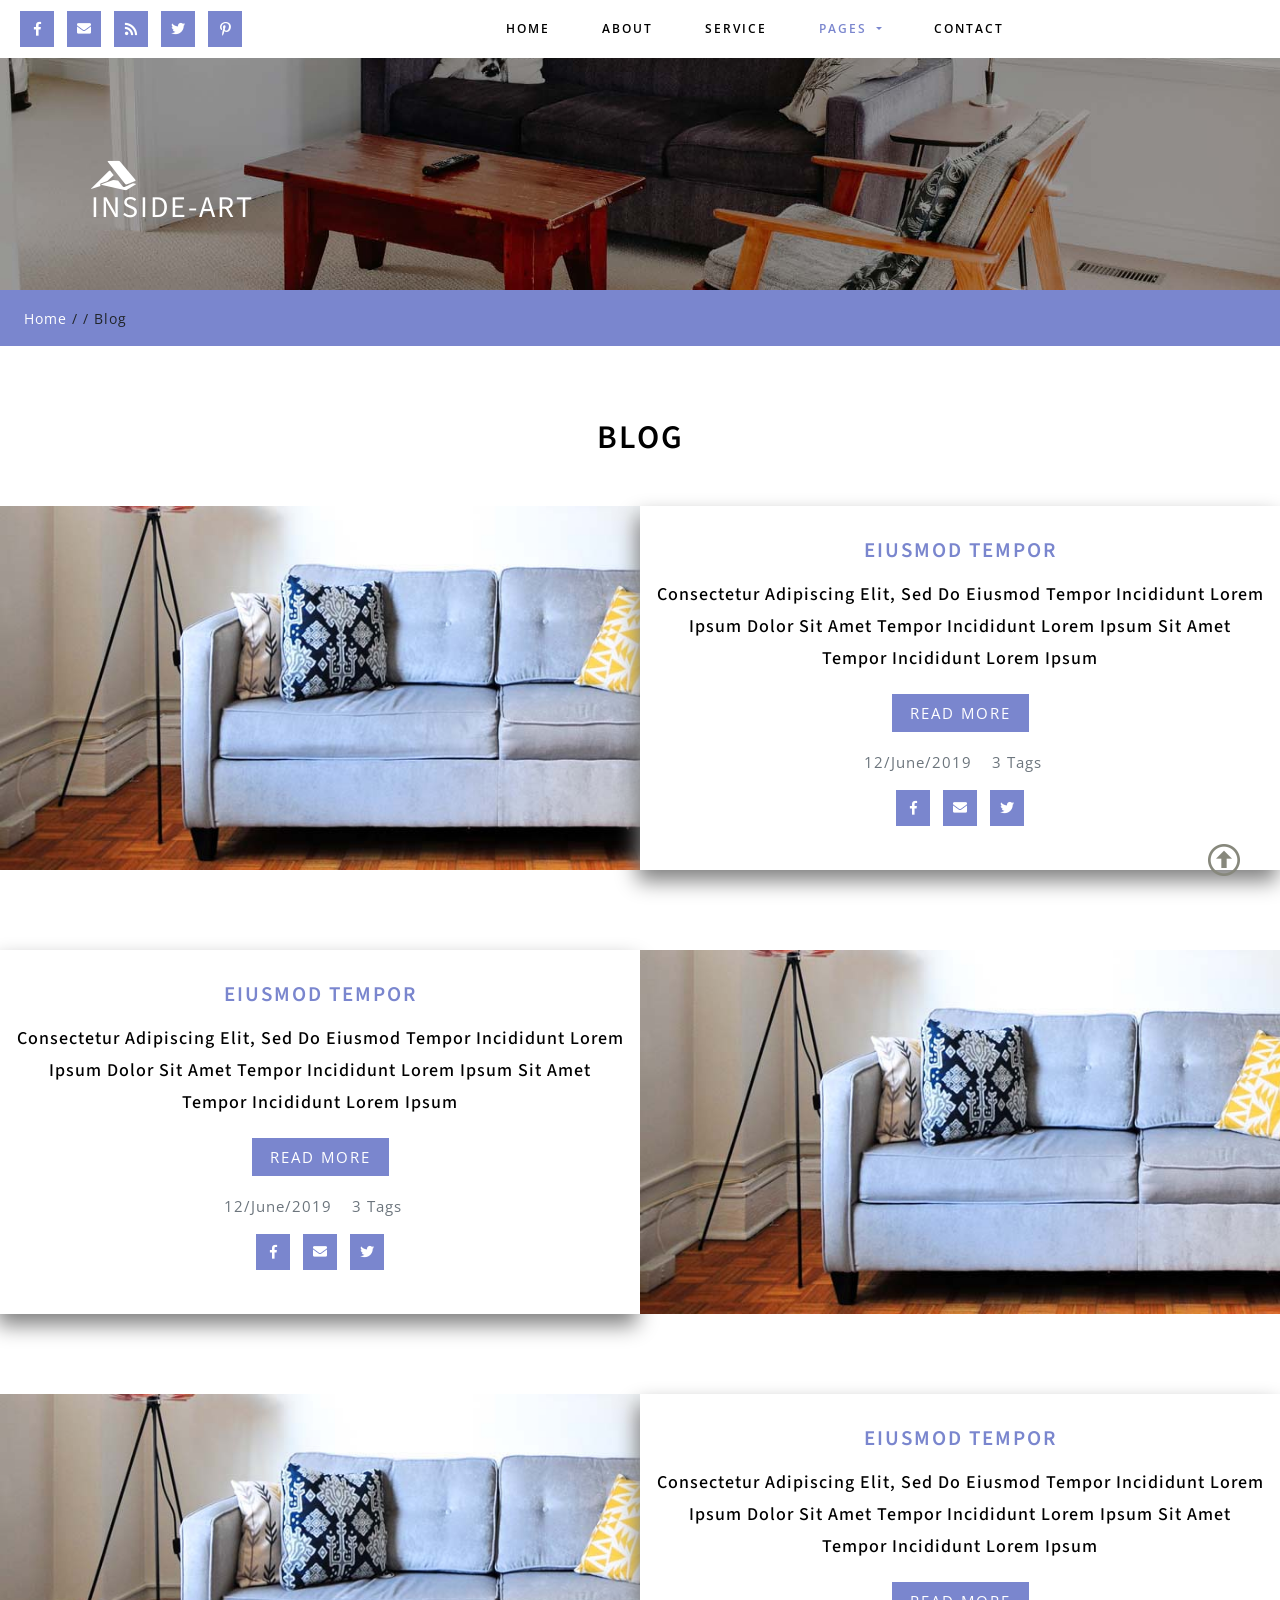
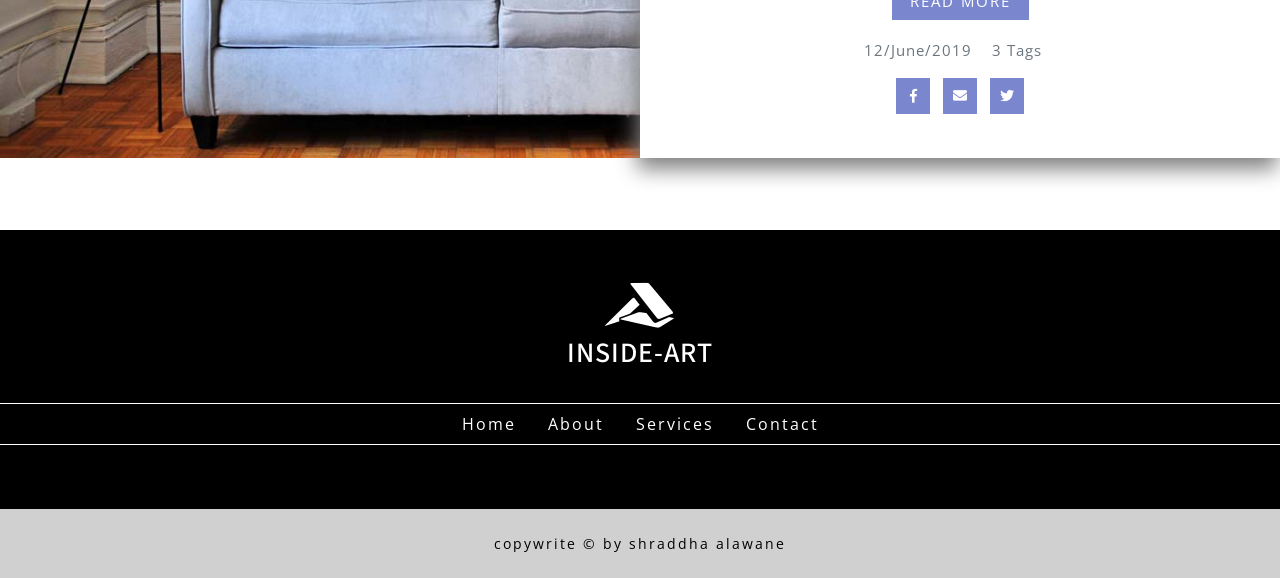
<file: web/blog.html>
<!DOCTYPE html>
<html lang="zxx">
   <head>
      <title>Inside-Art a Blogging Category Bootstrap responsive Website Template| Blog :: w3layouts</title>
      <!--meta tags -->
      <meta charset="UTF-8">
      <meta name="viewport" content="width=device-width, initial-scale=1">
      <meta name="keywords" content="Inside-Art Responsive web template, Bootstrap Web Templates, Flat Web Templates, Android Compatible web template, 
         Smartphone Compatible web template, free webdesigns for Nokia, Samsung, LG, SonyEricsson, Motorola web design" />
      <script>
         addEventListener("load", function () {
         	setTimeout(hideURLbar, 0);
         }, false);
         
         function hideURLbar() {
         	window.scrollTo(0, 1);
         }
      </script>
      <!--//meta tags ends here-->
      <!--booststrap-->
      <link href="css/bootstrap.min.css" rel="stylesheet" type="text/css" media="all">
      <!--//booststrap end-->
      <!-- font-awesome icons -->
      <link href="css/fontawesome-all.min.css" rel="stylesheet" type="text/css" media="all">
      <!-- //font-awesome icons -->
      <!--stylesheets-->
      <link href="css/style.css" rel='stylesheet' type='text/css' media="all">
      <!--//stylesheets-->
      <link href="//fonts.googleapis.com/css?family=Source+Sans+Pro:300,400,600,700" rel="stylesheet">
      <link href="//fonts.googleapis.com/css?family=Open+Sans:300,400,600" rel="stylesheet">
   </head>
   <body>
      <!--headder-->
      <div class="header-outs" id="header">
         <div class="headder-nav-icon">
            <!--//navigation section -->
            <nav class="navbar navbar-expand-lg navbar-light">
               <div class="icons">
                  <ul>
                     <li><a href="#"><span class="fab fa-facebook-f"></span></a></li>
                     <li><a href="#"><span class="fas fa-envelope"></span></a></li>
                     <li><a href="#"><span class="fas fa-rss"></span></a></li>
                     <li><a href="#"><span class="fab fa-twitter"></span></a></li>
                     <li><a href="#"><span class="fab fa-pinterest-p"></span></a></li>
                  </ul>
               </div>
               <button class="navbar-toggler" type="button" data-toggle="collapse" data-target="#navbarSupportedContent" aria-controls="navbarSupportedContent" aria-expanded="false" aria-label="Toggle navigation">
               <span class="navbar-toggler-icon"></span>
               </button>
               <div class="collapse navbar-collapse justify-content-center" id="navbarSupportedContent">
                  <ul class="navbar-nav ">
                     <li class="nav-item">
                        <a class="nav-link" href="index.html">Home <span class="sr-only">(current)</span></a>
                     </li>
                     <li class="nav-item ">
                        <a href="about.html" class="nav-link">About</a>
                     </li>
                     <li class="nav-item">
                        <a href="service.html" class="nav-link">Service</a>
                     </li>
                     <li class="nav-item dropdown active">
                        <a class="nav-link dropdown-toggle" href="#" id="navbarDropdown" role="button" data-toggle="dropdown" aria-haspopup="true" aria-expanded="false">
                        Pages
                        </a>
                        <div class="dropdown-menu" aria-labelledby="navbarDropdown">
                           <a class="nav-link" href="errorpage.html">404 Page</a>
                           <a class="nav-link " href="typography.html">Typography</a>
                           <a class="nav-link " href="blog.html">Blog</a>
                           <a class="nav-link " href="blog_one.html">Blog-1</a>
                        </div>
                     </li>
                     <li class="nav-item">
                        <a href="contact.html" class="nav-link">Contact</a>
                     </li>
                  </ul>
               </div>
            </nav>
         </div>
         <div class="header-w3layouts">
            <div class="hedder-up">
               <h1><a class="navbar-brand" href="index.html"><span class="fab fa-accusoft"></span><br>Inside-Art</a></h1>
            </div>
            <div class="clearfix"> </div>
         </div>
         <!-- //Navigation -->
         <!--//headder-->
         <!-- banner -->
         <div class="inner_page-banner one-img">
         </div>
         <!--//banner -->
         <!-- short -->
         <div class="using-border py-3">
            <div class="inner_breadcrumb  ml-4">
               <ul class="short_ls">
                  <li>
                     <a href="index.html">Home</a>
                     <span>/ /</span>
                  </li>
                  <li>Blog</li>
               </ul>
            </div>
         </div>
         <!-- //short-->
      </div>
      <!--blog -->
      <section class="contact py-lg-4 py-md-3 py-sm-3 py-3">
         <div class="container-fluid py-lg-5 py-md-4 py-sm-4 py-3">
            <div class="title text-center mb-lg-5 mb-md-4 mb-sm-4 mb-3">
               <h3>Blog</h3>
            </div>
            <div class="row blog-text mt-0">
               <div class="col-lg-6 col-md-6 blog-two-img">
                  <!-- Just a image -->
               </div>
               <div class="col-lg-6 col-md-6 text-center blog-agile-text-middle">
                  <h4>eiusmod tempor</h4>
                  <h5 class="pt-3">consectetur adipiscing elit, sed do eiusmod tempor incididunt Lorem ipsum dolor sit amet tempor incididunt Lorem ipsum sit amet tempor incididunt Lorem ipsum</h5>
                  <div class="outs_more-buttn">
                     <a href="singlepage.html">Read More</a>
                  </div>
                  <div class="news-date-list my-3">
                     <ul>
                        <li><a href="singlepage.html" class="text-muted" data-toggle="modal">12/June/2019</a></li>
                        <li><a href="singlepage.html" class="text-muted" data-toggle="modal">3 Tags</a></li>
                     </ul>
                  </div>
                  <div class="icons">
                     <ul>
                        <li><a href="singlepage.html"><span class="fab fa-facebook-f"></span></a></li>
                        <li><a href="singlepage.html"><span class="fas fa-envelope"></span></a></li>
                        <li><a href="singlepage.html"><span class="fab fa-twitter"></span></a></li>
                     </ul>
                  </div>
               </div>
            </div>
            <div class="row blog-text">
               <div class="col-lg-6 col-md-6 text-center blog-agile-text-middle">
                  <h4>eiusmod tempor</h4>
                  <h5 class="pt-3">consectetur adipiscing elit, sed do eiusmod tempor incididunt Lorem ipsum dolor sit amet tempor incididunt Lorem ipsum sit amet tempor incididunt Lorem ipsum</h5>
                  <div class="outs_more-buttn">
                     <a href="singlepage.html">Read More</a>
                  </div>
                  <div class="news-date-list my-3">
                     <ul>
                        <li><a href="singlepage.html" class="text-muted">12/June/2019</a></li>
                        <li><a href="singlepage.html" class="text-muted">3 Tags</a></li>
                     </ul>
                  </div>
                  <div class="icons">
                     <ul>
                        <li><a href="singlepage.html"><span class="fab fa-facebook-f"></span></a></li>
                        <li><a href="singlepage.html"><span class="fas fa-envelope"></span></a></li>
                        <li><a href="singlepage.html"><span class="fab fa-twitter"></span></a></li>
                     </ul>
                  </div>
               </div>
               <div class="col-lg-6 col-md-6 blog-two-img">
                  <!-- Just a image -->
               </div>
            </div>
            <div class="row blog-text">
               <div class="col-lg-6 col-md-6 blog-two-img">
                  <!-- Just a image -->
               </div>
               <div class="col-lg-6 col-md-6 text-center blog-agile-text-middle">
                  <h4>eiusmod tempor</h4>
                  <h5 class="pt-3">consectetur adipiscing elit, sed do eiusmod tempor incididunt Lorem ipsum dolor sit amet tempor incididunt Lorem ipsum sit amet tempor incididunt Lorem ipsum</h5>
                  <div class="outs_more-buttn">
                     <a href="singlepage.html">Read More</a>
                  </div>
                  <div class="news-date-list my-3">
                     <ul>
                        <li><a href="singlepage.html" class="text-muted">12/June/2019</a></li>
                        <li><a href="singlepage.html" class="text-muted">3 Tags</a></li>
                     </ul>
                  </div>
                  <div class="icons">
                     <ul>
                        <li><a href="singlepage.html"><span class="fab fa-facebook-f"></span></a></li>
                        <li><a href="singlepage.html"><span class="fas fa-envelope"></span></a></li>
                        <li><a href="singlepage.html"><span class="fab fa-twitter"></span></a></li>
                     </ul>
                  </div>
               </div>
            </div>
         </div>
      </section>
      <!--//blog -->	
      <!--Footer -->
      <section class="buttom-footer py-lg-5 py-md-4 py-sm-3 py-3">
         <div class="headder-logo-icon text-center">
            <span class="fab fa-accusoft"></span> 
            <h2 class="mb-3"><a href="index.html">Inside-Art</a></h2>
         </div>
         <div class="buttom-nav py-3">
            <nav class="border-line">
               <ul class="nav justify-content-center">
                  <li class="nav-item active">
                     <a class="nav-link" href="index.html">Home <span class="sr-only">(current)</span></a>
                  </li>
                  <li class="nav-item">
                     <a href="about.html" class="nav-link ">About</a>
                  </li>
                  <li class="nav-item">
                     <a href="service.html" class="nav-link">Services</a>
                  </li>
                  <li class="nav-item">
                     <a href="contact.html" class="nav-link">Contact</a>
                  </li>
               </ul>
            </nav>
         </div>
      </section>
      <footer>
         <div class="footer-bottom py-lg-4 py-3 text-center">
            <p>copywrite &copy; by shraddha alawane</p>
         </div>
      </footer>
      <!-- //Footer -->
      <!--js working-->
      <script src='js/jquery-2.2.3.min.js'></script>
      <!--//js working-->
      <!-- start-smoth-scrolling -->
      <script src="js/move-top.js"></script>
      <script src="js/easing.js"></script>
      <script>
         jQuery(document).ready(function ($) {
         	$(".scroll").click(function (event) {
         		event.preventDefault();
         		$('html,body').animate({
         			scrollTop: $(this.hash).offset().top
         		}, 900);
         	});
         });
      </script>
      <!-- start-smoth-scrolling -->
      <!-- here stars scrolling icon -->
      <script>
         $(document).ready(function () {
         
         	var defaults = {
         		containerID: 'toTop', // fading element id
         		containerHoverID: 'toTopHover', // fading element hover id
         		scrollSpeed: 1200,
         		easingType: 'linear'
         	};
         
         
         	$().UItoTop({
         		easingType: 'easeOutQuart'
         	});
         
         });
      </script>
      <!-- //here ends scrolling icon -->
      <!--bootstrap working-->
      <script src="js/bootstrap.min.js"></script>
      <!-- //bootstrap working-->
   </body>
</html>
</file>
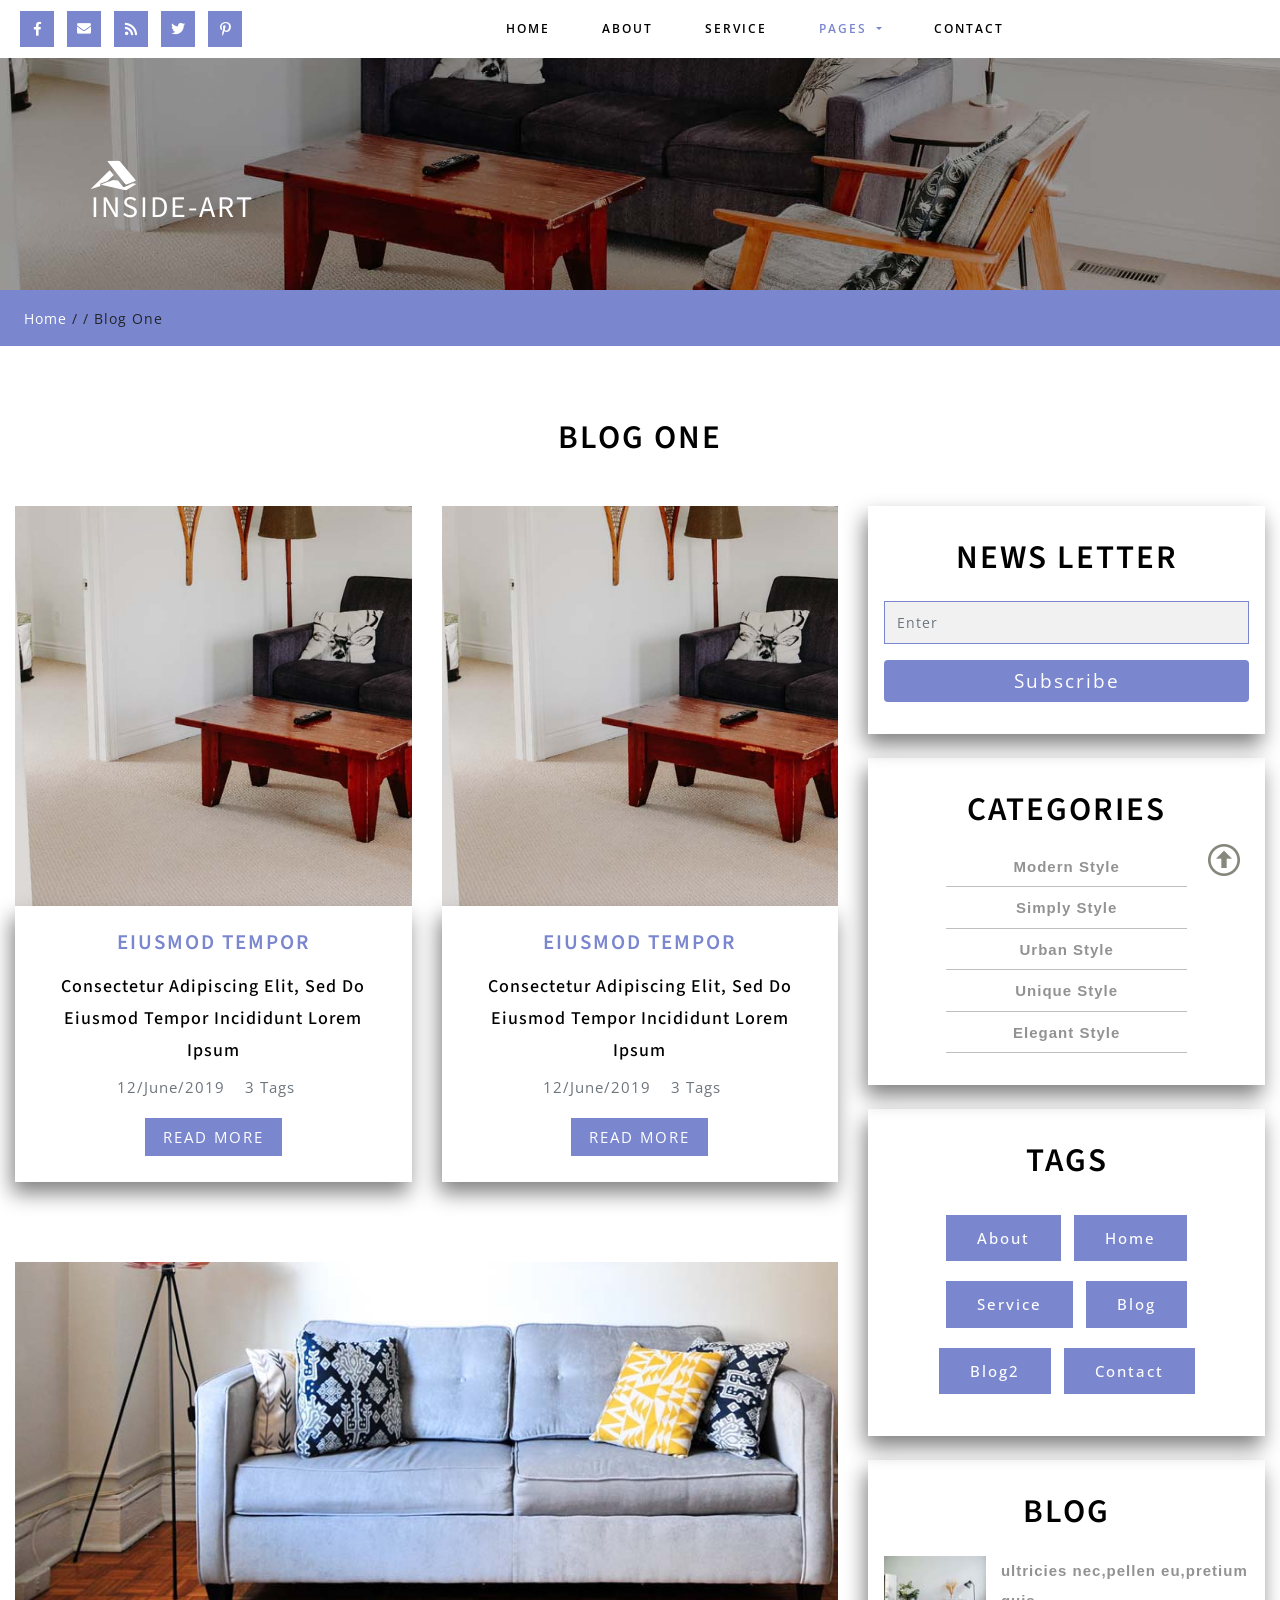
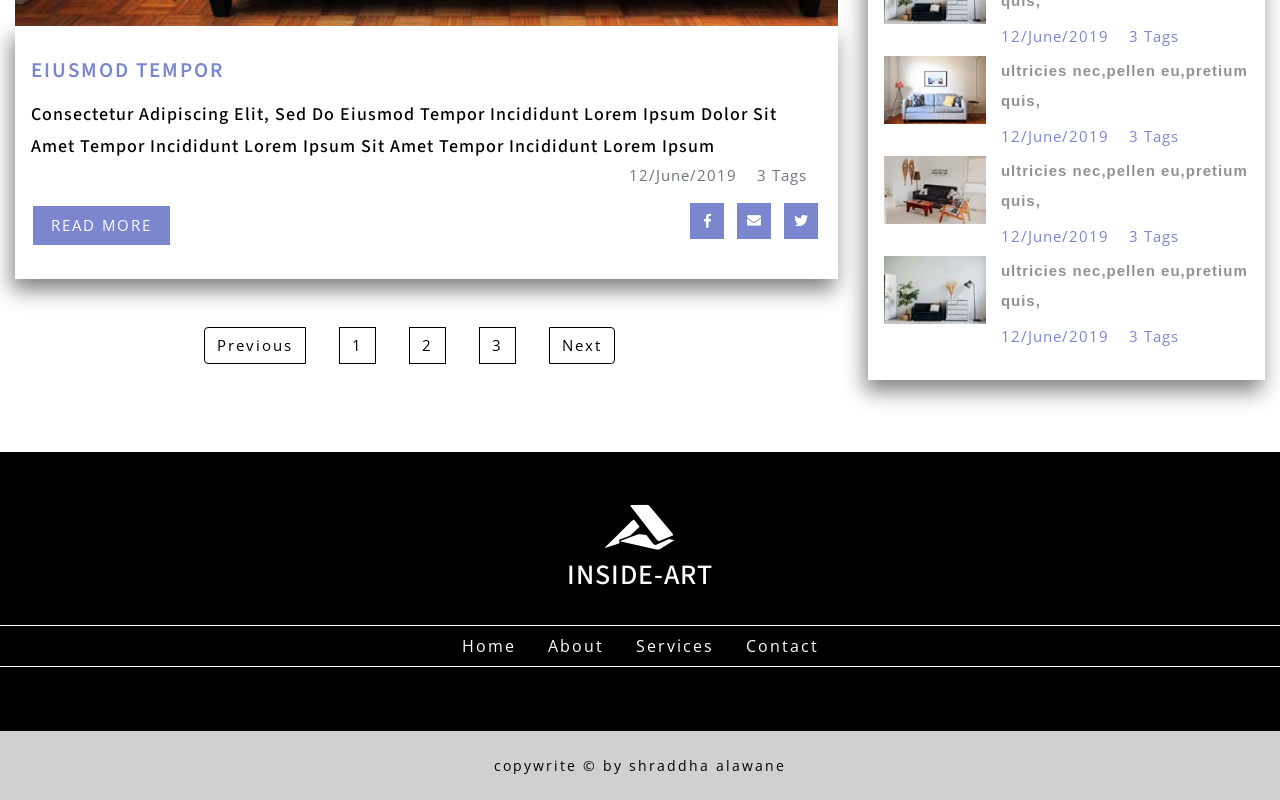
<file: web/blog_one.html>
<!DOCTYPE html>
<html lang="zxx">
   <head>
      <title>Inside-Art a Blogging Category Bootstrap responsive Website Template |Blog-one Home :: w3layouts</title>
      <!--meta tags -->
      <meta charset="UTF-8">
      <meta name="viewport" content="width=device-width, initial-scale=1">
      <meta name="keywords" content="Inside-Art Responsive web template, Bootstrap Web Templates, Flat Web Templates, Android Compatible web template, 
         Smartphone Compatible web template, free webdesigns for Nokia, Samsung, LG, SonyEricsson, Motorola web design" />
      <script>
         addEventListener("load", function () {
         	setTimeout(hideURLbar, 0);
         }, false);
         
         function hideURLbar() {
         	window.scrollTo(0, 1);
         }
      </script>
      <!--//meta tags ends here-->
      <!--booststrap-->
      <link href="css/bootstrap.min.css" rel="stylesheet" type="text/css" media="all">
      <!--//booststrap end-->
      <!-- font-awesome icons -->
      <link href="css/fontawesome-all.min.css" rel="stylesheet" type="text/css" media="all">
      <!-- //font-awesome icons -->
      <!--stylesheets-->
      <link href="css/style.css" rel='stylesheet' type='text/css' media="all">
      <!--//stylesheets-->
      <link href="//fonts.googleapis.com/css?family=Source+Sans+Pro:300,400,600,700" rel="stylesheet">
      <link href="//fonts.googleapis.com/css?family=Open+Sans:300,400,600" rel="stylesheet">
   </head>
   <body>
      <!--headder-->
      <div class="header-outs" id="header">
         <div class="headder-nav-icon">
            <!--//navigation section -->
            <nav class="navbar navbar-expand-lg navbar-light">
               <div class="icons">
                  <ul>
                     <li><a href="#"><span class="fab fa-facebook-f"></span></a></li>
                     <li><a href="#"><span class="fas fa-envelope"></span></a></li>
                     <li><a href="#"><span class="fas fa-rss"></span></a></li>
                     <li><a href="#"><span class="fab fa-twitter"></span></a></li>
                     <li><a href="#"><span class="fab fa-pinterest-p"></span></a></li>
                  </ul>
               </div>
               <button class="navbar-toggler" type="button" data-toggle="collapse" data-target="#navbarSupportedContent" aria-controls="navbarSupportedContent" aria-expanded="false" aria-label="Toggle navigation">
               <span class="navbar-toggler-icon"></span>
               </button>
               <div class="collapse navbar-collapse justify-content-center" id="navbarSupportedContent">
                  <ul class="navbar-nav ">
                     <li class="nav-item">
                        <a class="nav-link" href="index.html">Home <span class="sr-only">(current)</span></a>
                     </li>
                     <li class="nav-item ">
                        <a href="about.html" class="nav-link">About</a>
                     </li>
                     <li class="nav-item">
                        <a href="service.html" class="nav-link">Service</a>
                     </li>
                     <li class="nav-item dropdown active">
                        <a class="nav-link dropdown-toggle" href="#" id="navbarDropdown" role="button" data-toggle="dropdown" aria-haspopup="true" aria-expanded="false">
                        Pages
                        </a>
                        <div class="dropdown-menu" aria-labelledby="navbarDropdown">
                           <a class="nav-link" href="errorpage.html">404 Page</a>
                           <a class="nav-link " href="typography.html">Typography</a>
                           <a class="nav-link " href="blog.html">Blog</a>
                           <a class="nav-link " href="blog_one.html">Blog-1</a>
                        </div>
                     </li>
                     <li class="nav-item ">
                        <a href="contact.html" class="nav-link">Contact</a>
                     </li>
                  </ul>
               </div>
            </nav>
         </div>
         <div class="header-w3layouts">
            <div class="hedder-up">
               <h1><a class="navbar-brand" href="index.html"><span class="fab fa-accusoft"></span><br>Inside-Art</a></h1>
            </div>
            <div class="clearfix"> </div>
         </div>
         <!-- //Navigation -->
         <!--//headder-->
         <!-- banner -->
         <div class="inner_page-banner one-img">
         </div>
         <!--//banner -->
         <!-- short -->
         <div class="using-border py-3">
            <div class="inner_breadcrumb  ml-4">
               <ul class="short_ls">
                  <li>
                     <a href="index.html">Home</a>
                     <span>/ /</span>
                  </li>
                  <li>Blog One</li>
               </ul>
            </div>
         </div>
         <!-- //short-->
      </div>
      <!--blog -->
      <section class="contact py-lg-4 py-md-3 py-sm-3 py-3">
         <div class="container-fluid py-lg-5 py-md-4 py-sm-4 py-3">
            <div class="title text-center mb-lg-5 mb-md-4 mb-sm-4 mb-3">
               <h3>Blog One</h3>
            </div>
            <div class="row">
               <div class="col-lg-8">
                  <div class="row blog-text mt-0 info-grids-blog">
                     <div class="col-lg-6 col-md-6 blog-grid-w3layouts-img">
                        <div class="blog-three-img">
                           <!-- Just a image -->
                        </div>
                        <div class="blog-agile-text text-center p-lg-4 p-3">
                           <h4>eiusmod tempor</h4>
                           <h5 class="pt-3">consectetur adipiscing elit, sed do eiusmod tempor incididunt Lorem ipsum </h5>
                           <div class="news-date-list text-center mt-2">
                              <ul>
                                 <li><a href="singlepage.html" class="text-muted">12/June/2019</a></li>
                                 <li><a href="singlepage.html" class="text-muted">3 Tags</a></li>
                              </ul>
                           </div>
                           <div class="blog-bloged">
                              <div class="outs_more-buttn">
                                 <a href="singlepage.html">Read More</a>
                              </div>
                           </div>
                        </div>
                     </div>
                     <div class="col-lg-6 col-md-6 blog-grid-w3layouts-img">
                        <div class="blog-three-img">
                           <!-- Just a image -->
                        </div>
                        <div class="blog-agile-text text-center p-lg-4 p-3">
                           <h4>eiusmod tempor</h4>
                           <h5 class="pt-3">consectetur adipiscing elit, sed do eiusmod tempor incididunt Lorem ipsum </h5>
                           <div class="news-date-list text-center mt-2">
                              <ul>
                                 <li><a href="singlepage.html" class="text-muted">12/June/2019</a></li>
                                 <li><a href="singlepage.html" class="text-muted">3 Tags</a></li>
                              </ul>
                           </div>
                           <div class="blog-bloged">
                              <div class="outs_more-buttn">
                                 <a href="singlepage.html">Read More</a>
                              </div>
                           </div>
                        </div>
                     </div>
                  </div>
                  <!-- Blog-four -->
                  <div class="blog-text">
                     <div class="blog-two-img">
                     </div>
                     <div class="blog-agile-text-middle">
                        <h4>eiusmod tempor</h4>
                        <h5 class="pt-3">consectetur adipiscing elit, sed do eiusmod tempor incididunt Lorem ipsum dolor sit amet tempor incididunt Lorem ipsum sit amet tempor incididunt Lorem ipsum</h5>
                        <div class="news-date-list text-sm-right">
                           <ul>
                              <li ><a href="singlepage.html" class="text-muted">12/June/2019</a></li>
                              <li><a href="singlepage.html" class="text-muted" >3 Tags</a></li>
                           </ul>
                        </div>
                        <div class="row blog-img-center">
                           <div class="col-lg-6 col-md-6 col-sm-6 outs_more-buttn">
                              <a href="singlepage.html">Read More</a>
                           </div>
                           <div class="col-lg-6 col-md-6 col-sm-6 icons text-sm-right mt-3">
                              <ul>
                                 <li><a href="singlepage.html"><span class="fab fa-facebook-f"></span></a></li>
                                 <li><a href="singlepage.html"><span class="fas fa-envelope"></span></a></li>
                                 <li><a href="singlepage.html"><span class="fab fa-twitter"></span></a></li>
                              </ul>
                           </div>
                        </div>
                     </div>
                  </div>
                  <!-- //Blog-four-->
                  <!-- pagination-blog-->
                  <div class="pagination-blog">
                     <nav aria-label="Page navigation example">
                        <ul class="pagination justify-content-center">
                           <li class="page-item active">
                              <a class="page-link " href="#" tabindex="-1">Previous</a>
                           </li>
                           <li class="page-item"><a class="page-link" href="#">1</a></li>
                           <li class="page-item"><a class="page-link" href="#">2</a></li>
                           <li class="page-item"><a class="page-link" href="#">3</a></li>
                           <li class="page-item">
                              <a class="page-link" href="#">Next</a>
                           </li>
                        </ul>
                     </nav>
                  </div>
                  <!-- //pagination-blog-->
               </div>
               <!--//Blog-inner-->
               <div class="col-lg-4">
                  <!--News Letter-->
                  <div class="address_mail_footer_grids">
                     <div class="title text-center mb-lg-4 mb-md-3 mb-3">
                        <h3>News Letter</h3>
                     </div>
                     <div class="news-about-us">
                        <form action="#" method="post">
                           <div class=" subscribe-form ">
                              <div class="form-group contact-forms">
                                 <input type="email" class="form-control" placeholder="Enter" required="">
                              </div>
                              <div class="click-subscribe">
                                 <button type="submit" class="btn btn-block click-me">Subscribe</button>
                              </div>
                           </div>
                        </form>
                     </div>
                  </div>
                  <!--//News Letter-->
                  <!--Categories-->
                  <div class="mt-lg-4 mt-3 address_mail_footer_grids">
                     <div class="title text-center mb-lg-4 mb-md-3 mb-3">
                        <h3>Categories</h3>
                     </div>
                     <div class="agile-categories-list text-center">
                        <ul>
                           <li class="pb-2">
                              <a href="singlepage.html">Modern Style</a>
                           </li>
                           <li class="py-2">
                              <a href="singlepage.html">Simply Style</a>
                           </li>
                           <li class="py-2">
                              <a href="singlepage.html">Urban Style</a>
                           </li>
                           <li class="py-2">
                              <a href="singlepage.html">Unique Style</a>
                           </li>
                           <li class="py-2">
                              <a href="singlepage.html">Elegant Style</a>
                           </li>
                        </ul>
                     </div>
                  </div>
                  <!--//Categories-->
                  <!--Tags-->
                  <div class="mt-lg-4 mt-3 address_mail_footer_grids">
                     <div class="title text-center mb-lg-4 mb-md-3 mb-3">
                        <h3>Tags</h3>
                     </div>
                     <div class="tages-w3layouts-list text-center">
                        <ul >
                           <li>
                              <a href="about.html">About</a>
                           </li>
                           <li>
                              <a href="index.html">Home</a>
                           </li>
                           <li>
                              <a href="service.html">Service</a>
                           </li>
                           <li>
                              <a href="blog.html">Blog</a>
                           </li>
                           <li>
                              <a href="blog2.html">Blog2</a>
                           </li>
                           <li>
                              <a href="contact.html">Contact</a>
                           </li>
                        </ul>
                     </div>
                  </div>
                  <!--//Tags-->
                  <!--Side-blog-->
                  <div class="mt-lg-4 mt-3 address_mail_footer_grids">
                     <div class="title text-center mb-lg-4 mb-md-3 mb-3">
                        <h3>Blog</h3>
                     </div>
                     <div class="dance-agile-info">
                        <div class="footer-grid row mb-2">
                           <div class="col-lg-4 col-md-6 col-sm-6 col-5">
                              <img src="images/bb1.jpg" alt=" " class="img-fluid">
                           </div>
                           <div class="col-lg-8 col-md-6 col-sm-6 col-7 bottom-para px-0">
                              <h6><a href="singlepage.html" >ultricies nec,pellen eu,pretium quis,</a></h6>
                              <div class="news-date-list pt-2">
                                 <ul>
                                    <li><a href="singlepage.html" class="clr-two">12/June/2019</a></li>
                                    <li><a href="singlepage.html" class="clr-two">3 Tags</a></li>
                                 </ul>
                              </div>
                           </div>
                        </div>
                        <div class="footer-grid row  mb-2">
                           <div class="col-lg-4 col-md-6 col-sm-6 col-5">
                              <img src="images/bb2.jpg" alt=" " class="img-fluid">
                           </div>
                           <div class="col-lg-8 col-md-6 col-sm-6 col-7 bottom-para px-0">
                              <h6><a href="singlepage.html">ultricies nec,pellen eu,pretium quis,</a></h6>
                              <div class="news-date-list pt-2">
                                 <ul>
                                    <li><a href="singlepage.html" class="clr-two">12/June/2019</a></li>
                                    <li><a href="singlepage.html" class="clr-two">3 Tags</a></li>
                                 </ul>
                              </div>
                           </div>
                        </div>
                        <div class="footer-grid row  mb-2">
                           <div class="col-lg-4 col-md-6 col-sm-6 col-5">
                              <img src="images/bb3.jpg" alt=" " class="img-fluid">
                           </div>
                           <div class="col-lg-8 col-md-6 col-sm-6 col-7 bottom-para px-0">
                              <h6><a href="singlepage.html">ultricies nec,pellen eu,pretium quis,</a></h6>
                              <div class="news-date-list pt-2">
                                 <ul>
                                    <li><a href="singlepage.html" class="clr-two" >12/June/2019</a></li>
                                    <li><a href="singlepage.html" class="clr-two">3 Tags</a></li>
                                 </ul>
                              </div>
                           </div>
                        </div>
                        <div class="footer-grid row">
                           <div class="col-lg-4 col-md-6 col-sm-6 col-5">
                              <img src="images/bb1.jpg" alt=" " class="img-fluid">
                           </div>
                           <div class="col-lg-8 col-md-6 col-sm-6 col-7 bottom-para px-0">
                              <h6><a href="singlepage.html">ultricies nec,pellen eu,pretium quis,</a></h6>
                              <div class="news-date-list pt-2">
                                 <ul>
                                    <li><a href="singlepage.html" class="clr-two">12/June/2019</a></li>
                                    <li><a href="singlepage.html" class="clr-two">3 Tags</a></li>
                                 </ul>
                              </div>
                           </div>
                        </div>
                     </div>
                  </div>
                  <!--//Side-blog-->
               </div>
            </div>
         </div>
      </section>
      <!--Footer -->
      <section class="buttom-footer py-lg-5 py-md-4 py-sm-3 py-3">
         <div class="headder-logo-icon text-center">
            <span class="fab fa-accusoft"></span> 
            <h2 class="mb-3"><a href="index.html">Inside-Art</a></h2>
         </div>
         <div class="buttom-nav py-3">
            <nav class="border-line">
               <ul class="nav justify-content-center">
                  <li class="nav-item active">
                     <a class="nav-link" href="index.html">Home <span class="sr-only">(current)</span></a>
                  </li>
                  <li class="nav-item">
                     <a href="about.html" class="nav-link ">About</a>
                  </li>
                  <li class="nav-item">
                     <a href="service.html" class="nav-link">Services</a>
                  </li>
                  <li class="nav-item">
                     <a href="contact.html" class="nav-link">Contact</a>
                  </li>
               </ul>
            </nav>
         </div>
      </section>
      <footer>
         <div class="footer-bottom py-lg-4 py-3 text-center">
            <p>copywrite &copy; by shraddha alawane</p>
         </div>
      </footer>
      <!-- //Footer -->
      <!--js working-->
      <script src='js/jquery-2.2.3.min.js'></script>
      <!--//js working-->
      <!-- start-smoth-scrolling -->
      <script src="js/move-top.js"></script>
      <script src="js/easing.js"></script>
      <script>
         jQuery(document).ready(function ($) {
         	$(".scroll").click(function (event) {
         		event.preventDefault();
         		$('html,body').animate({
         			scrollTop: $(this.hash).offset().top
         		}, 900);
         	});
         });
      </script>
      <!-- start-smoth-scrolling -->
      <!-- here stars scrolling icon -->
      <script>
         $(document).ready(function () {
         
         	var defaults = {
         		containerID: 'toTop', // fading element id
         		containerHoverID: 'toTopHover', // fading element hover id
         		scrollSpeed: 1200,
         		easingType: 'linear'
         	};
         
         
         	$().UItoTop({
         		easingType: 'easeOutQuart'
         	});
         
         });
      </script>
      <!-- //here ends scrolling icon -->
      <!--bootstrap working-->
      <script src="js/bootstrap.min.js"></script>
      <!-- //bootstrap working-->
   </body>
</html>
</file>
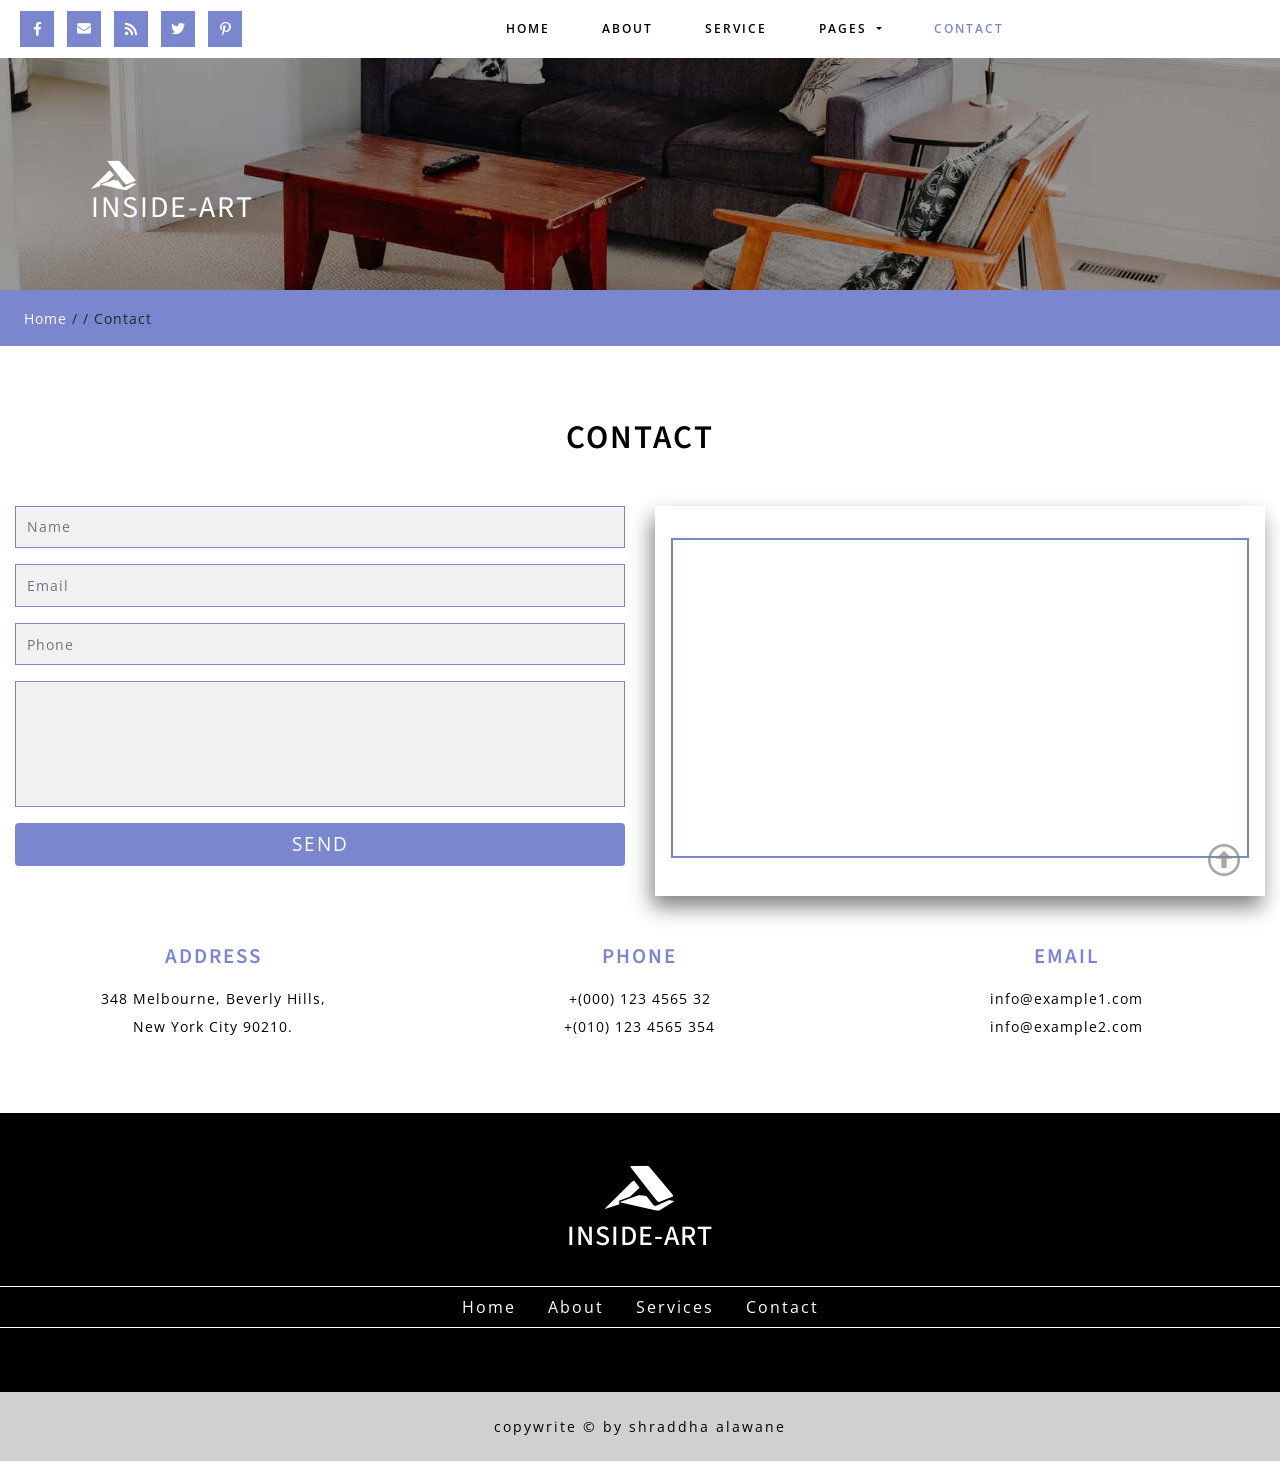
<file: web/contact.html>
<!DOCTYPE html>
<html lang="zxx">
   <head>
      <title>Inside-Art a Blogging Category Bootstrap responsive Website Template| Contact:: w3layouts</title>
      <!--meta tags -->
      <meta charset="UTF-8">
      <meta name="viewport" content="width=device-width, initial-scale=1">
      <meta name="keywords" content="Inside-Art Responsive web template, Bootstrap Web Templates, Flat Web Templates, Android Compatible web template, 
         Smartphone Compatible web template, free webdesigns for Nokia, Samsung, LG, SonyEricsson, Motorola web design" />
      <script>
         addEventListener("load", function () {
         	setTimeout(hideURLbar, 0);
         }, false);
         
         function hideURLbar() {
         	window.scrollTo(0, 1);
         }
      </script>
      <!--//meta tags ends here-->
      <!--booststrap-->
      <link href="css/bootstrap.min.css" rel="stylesheet" type="text/css" media="all">
      <!--//booststrap end-->
      <!-- font-awesome icons -->
      <link href="css/fontawesome-all.min.css" rel="stylesheet" type="text/css" media="all">
      <!-- //font-awesome icons -->
      <!--stylesheets-->
      <link href="css/style.css" rel='stylesheet' type='text/css' media="all">
      <!--//stylesheets-->
      <link href="//fonts.googleapis.com/css?family=Source+Sans+Pro:300,400,600,700" rel="stylesheet">
      <link href="//fonts.googleapis.com/css?family=Open+Sans:300,400,600" rel="stylesheet">
   </head>
   <body>
      <!--headder-->
      <div class="header-outs" id="header">
         <div class="headder-nav-icon">
            <!--//navigation section -->
            <nav class="navbar navbar-expand-lg navbar-light">
               <div class="icons">
                  <ul>
                     <li><a href="#"><span class="fab fa-facebook-f"></span></a></li>
                     <li><a href="#"><span class="fas fa-envelope"></span></a></li>
                     <li><a href="#"><span class="fas fa-rss"></span></a></li>
                     <li><a href="#"><span class="fab fa-twitter"></span></a></li>
                     <li><a href="#"><span class="fab fa-pinterest-p"></span></a></li>
                  </ul>
               </div>
               <button class="navbar-toggler" type="button" data-toggle="collapse" data-target="#navbarSupportedContent" aria-controls="navbarSupportedContent" aria-expanded="false" aria-label="Toggle navigation">
               <span class="navbar-toggler-icon"></span>
               </button>
               <div class="collapse navbar-collapse justify-content-center" id="navbarSupportedContent">
                  <ul class="navbar-nav ">
                     <li class="nav-item">
                        <a class="nav-link" href="index.html">Home <span class="sr-only">(current)</span></a>
                     </li>
                     <li class="nav-item ">
                        <a href="about.html" class="nav-link">About</a>
                     </li>
                     <li class="nav-item">
                        <a href="service.html" class="nav-link">Service</a>
                     </li>
                     <li class="nav-item dropdown">
                        <a class="nav-link dropdown-toggle" href="#" id="navbarDropdown" role="button" data-toggle="dropdown" aria-haspopup="true" aria-expanded="false">
                        Pages
                        </a>
                        <div class="dropdown-menu" aria-labelledby="navbarDropdown">
                           <a class="nav-link" href="errorpage.html">404 Page</a>
                           <a class="nav-link " href="typography.html">Typography</a>
                           <a class="nav-link " href="blog.html">Blog</a>
                           <a class="nav-link " href="blog_one.html">Blog-1</a>
                        </div>
                     </li>
                     <li class="nav-item active">
                        <a href="contact.html" class="nav-link">Contact</a>
                     </li>
                  </ul>
               </div>
            </nav>
         </div>
         <div class="header-w3layouts">
            <div class="hedder-up">
               <h1><a class="navbar-brand" href="index.html"><span class="fab fa-accusoft"></span><br>Inside-Art</a></h1>
            </div>
            <div class="clearfix"> </div>
         </div>
         <!-- //Navigation -->
         <!--//headder-->
         <!-- banner -->
         <div class="inner_page-banner one-img">
         </div>
         <!--//banner -->
         <!-- short -->
         <div class="using-border py-3">
            <div class="inner_breadcrumb  ml-4">
               <ul class="short_ls">
                  <li>
                     <a href="index.html">Home</a>
                     <span>/ /</span>
                  </li>
                  <li>Contact</li>
               </ul>
            </div>
         </div>
         <!-- //short-->
      </div>
      <!--contact -->
      <section class="contact py-lg-4 py-md-3 py-sm-3 py-3">
         <div class="container-fluid py-lg-5 py-md-4 py-sm-4 py-3">
            <div class="title text-center mb-lg-5 mb-md-4 mb-sm-4 mb-3">
               <h3>Contact</h3>
            </div>
            <div class="row agile-info-para">
               <!--contact-map -->
               <div class="col-lg-6">
                  <form action="#" method="post">
                     <div class=" agile-wls-contact-mid">
                        <div class="form-group contact-forms">
                           <input type="text" class="form-control" placeholder="Name" required="">
                        </div>
                        <div class="form-group contact-forms">
                           <input type="email" class="form-control" placeholder="Email" required="">
                        </div>
                        <div class="form-group contact-forms">
                           <input type="text" class="form-control" placeholder="Phone" required="">
                        </div>
                        <div class="form-group contact-forms">
                           <textarea class="form-control" rows="3" required=""></textarea>
                        </div>
                        <button type="submit" class="btn btn-block sent-butnn">SEND</button>
                     </div>
                  </form>
               </div>
               <!--//contact-map -->
               <!--contact-form-->
               <div class="col-lg-6 contact-form ">
                  <div class="address_mail_footer_grids">
                     <iframe src="https://www.google.com/maps/embed?pb=!1m14!1m8!1m3!1d3539.812628729253!2d153.014155!3d-27.4750921!3m2!1i1024!2i768!4f13.1!3m3!1m2!1s0x6b915a0835840a2f%3A0xdd5e3f5c208dc0e1!2sMelbourne+St%2C+South+Brisbane+QLD+4101%2C+Australia!5e0!3m2!1sen!2sin!4v1492257477691"></iframe>
                  </div>
               </div>
            </div>
            <div class="row contact-right mt-lg-5 mt-md-4 mt-3">
               <div class="col-lg-4 col-md-4 footer_grid_left text-center">
                  <div class="contact_footer_grid_left text-center mb-3">
                     <h4> Address</h4>
                  </div>
                  <p>348 Melbourne, Beverly Hills, <br>New York City 90210.</p>
               </div>
               <div class="col-lg-4 col-md-4 footer_grid_left text-center">
                  <div class="contact_footer_grid_left text-center mb-3">
                     <h4>Phone</h4>
                  </div>
                  <p>+(000) 123 4565 32 <br>+(010) 123 4565 354</p>
               </div>
               <div class="col-lg-4 col-md-4 footer_grid_left text-center">
                  <div class="contact_footer_grid_left text-center mb-3">
                     <h4>Email</h4>
                  </div>
                  <p><a href="mailto:info@example.com">info@example1.com</a> 
                     <br><a href="mailto:info@example.com">info@example2.com</a>
                  </p>
               </div>
            </div>
            <!--//contact-map -->
         </div>
      </section>
      <!--//contact  -->
      <!--Footer -->
      <section class="buttom-footer py-lg-5 py-md-4 py-sm-3 py-3">
         <div class="headder-logo-icon text-center">
            <span class="fab fa-accusoft"></span> 
            <h2 class="mb-3"><a href="index.html">Inside-Art</a></h2>
         </div>
         <div class="buttom-nav py-3">
            <nav class="border-line">
               <ul class="nav justify-content-center">
                  <li class="nav-item active">
                     <a class="nav-link" href="index.html">Home <span class="sr-only">(current)</span></a>
                  </li>
                  <li class="nav-item">
                     <a href="about.html" class="nav-link ">About</a>
                  </li>
                  <li class="nav-item">
                     <a href="service.html" class="nav-link">Services</a>
                  </li>
                  <li class="nav-item">
                     <a href="contact.html" class="nav-link">Contact</a>
                  </li>
               </ul>
            </nav>
         </div>
      </section>
      <footer>
         <div class="footer-bottom py-lg-4 py-3 text-center">
            <p>copywrite &copy; by shraddha alawane</p>
         </div>
      </footer>
      <!-- //Footer -->
      <!--js working-->
      <script src='js/jquery-2.2.3.min.js'></script>
      <!--//js working-->
      <!-- start-smoth-scrolling -->
      <script src="js/move-top.js"></script>
      <script src="js/easing.js"></script>
      <script>
         jQuery(document).ready(function ($) {
         	$(".scroll").click(function (event) {
         		event.preventDefault();
         		$('html,body').animate({
         			scrollTop: $(this.hash).offset().top
         		}, 900);
         	});
         });
      </script>
      <!-- start-smoth-scrolling -->
      <!-- here stars scrolling icon -->
      <script>
         $(document).ready(function () {
         
         	var defaults = {
         		containerID: 'toTop', // fading element id
         		containerHoverID: 'toTopHover', // fading element hover id
         		scrollSpeed: 1200,
         		easingType: 'linear'
         	};
         
         
         	$().UItoTop({
         		easingType: 'easeOutQuart'
         	});
         
         });
      </script>
      <!-- //here ends scrolling icon -->
      <!--bootstrap working-->
      <script src="js/bootstrap.min.js"></script>
      <!-- //bootstrap working-->
   </body>
</html>
</file>
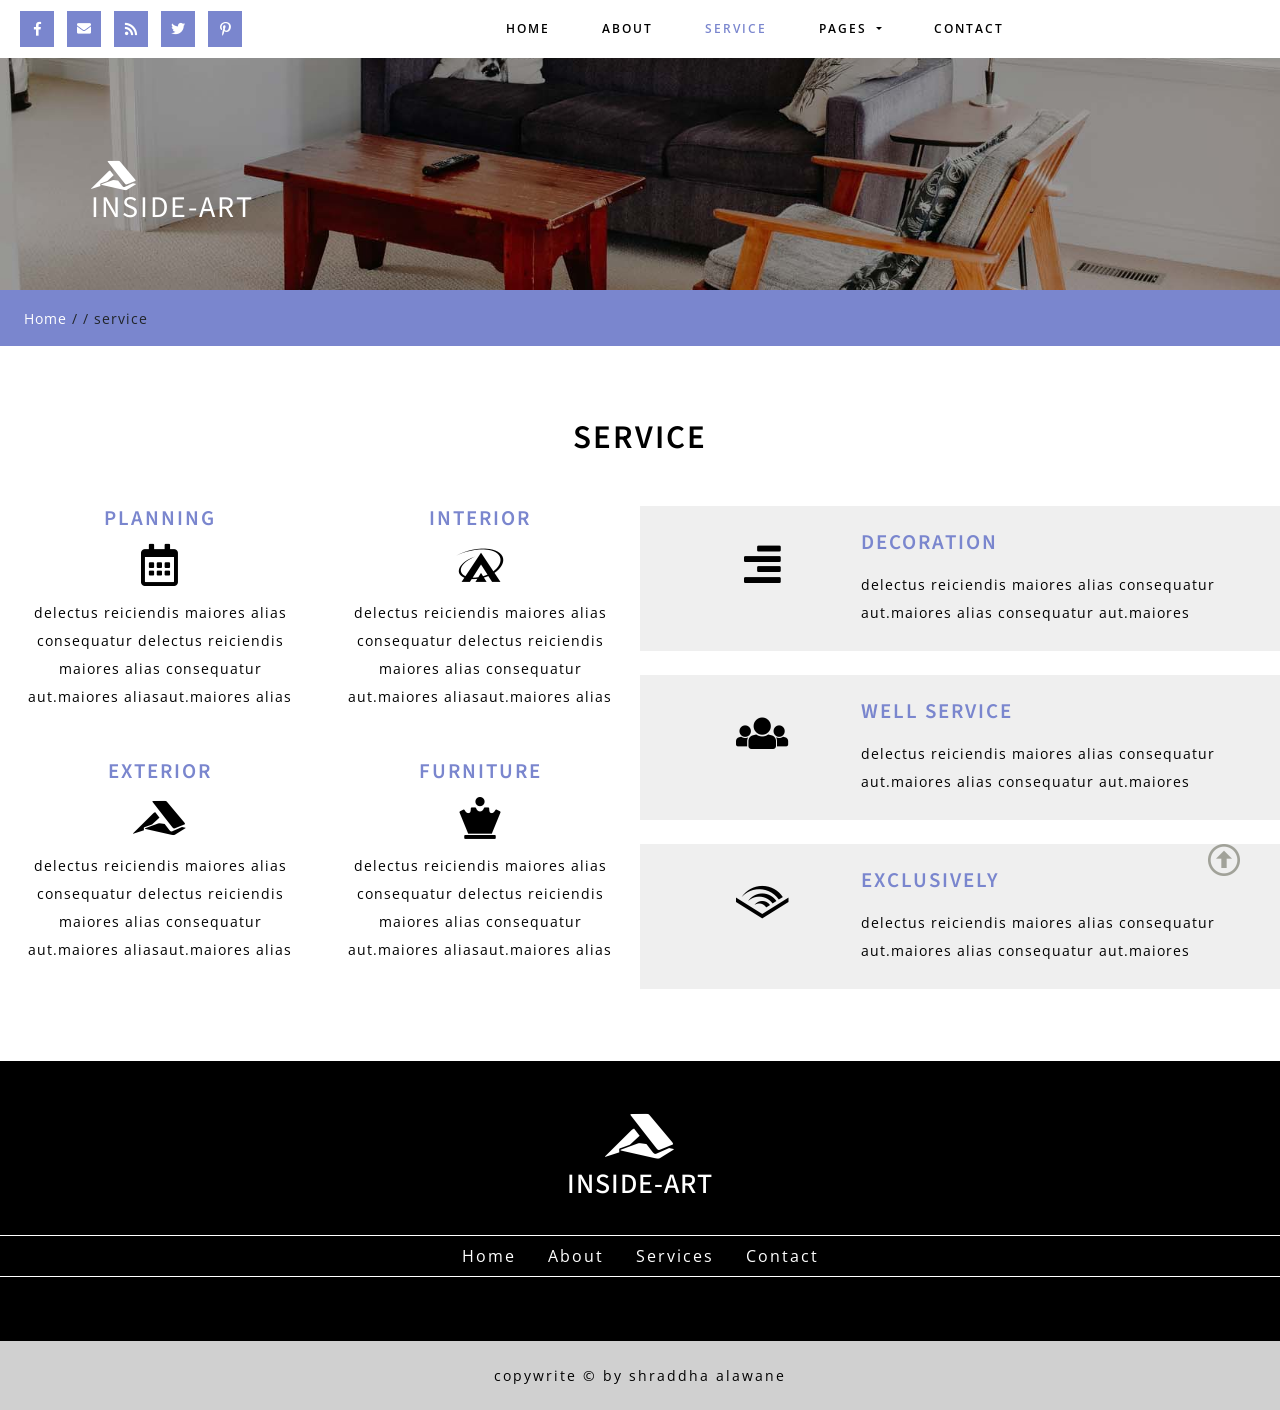
<file: web/service.html>
<!DOCTYPE html>
<html lang="zxx">
   <head>
      <title>Inside-Art a Blogging Category Bootstrap responsive Website Template| Service :: w3layouts</title>
      <!--meta tags -->
      <meta charset="UTF-8">
      <meta name="viewport" content="width=device-width, initial-scale=1">
      <meta name="keywords" content="Inside-Art Responsive web template, Bootstrap Web Templates, Flat Web Templates, Android Compatible web template, 
         Smartphone Compatible web template, free webdesigns for Nokia, Samsung, LG, SonyEricsson, Motorola web design" />
      <script>
         addEventListener("load", function () {
         	setTimeout(hideURLbar, 0);
         }, false);
         
         function hideURLbar() {
         	window.scrollTo(0, 1);
         }
      </script>
      <!--//meta tags ends here-->
      <!--booststrap-->
      <link href="css/bootstrap.min.css" rel="stylesheet" type="text/css" media="all">
      <!--//booststrap end-->
      <!-- font-awesome icons -->
      <link href="css/fontawesome-all.min.css" rel="stylesheet" type="text/css" media="all">
      <!-- //font-awesome icons -->
      <!--stylesheets-->
      <link href="css/style.css" rel='stylesheet' type='text/css' media="all">
      <!--//stylesheets-->
      <link href="//fonts.googleapis.com/css?family=Source+Sans+Pro:300,400,600,700" rel="stylesheet">
      <link href="//fonts.googleapis.com/css?family=Open+Sans:300,400,600" rel="stylesheet">
   </head>
   <body>
      <!--headder-->
      <div class="header-outs" id="header">
         <div class="headder-nav-icon">
            <!--//navigation section -->
            <nav class="navbar navbar-expand-lg navbar-light">
               <div class="icons">
                  <ul>
                     <li><a href="#"><span class="fab fa-facebook-f"></span></a></li>
                     <li><a href="#"><span class="fas fa-envelope"></span></a></li>
                     <li><a href="#"><span class="fas fa-rss"></span></a></li>
                     <li><a href="#"><span class="fab fa-twitter"></span></a></li>
                     <li><a href="#"><span class="fab fa-pinterest-p"></span></a></li>
                  </ul>
               </div>
               <button class="navbar-toggler" type="button" data-toggle="collapse" data-target="#navbarSupportedContent" aria-controls="navbarSupportedContent" aria-expanded="false" aria-label="Toggle navigation">
               <span class="navbar-toggler-icon"></span>
               </button>
               <div class="collapse navbar-collapse justify-content-center" id="navbarSupportedContent">
                  <ul class="navbar-nav ">
                     <li class="nav-item">
                        <a class="nav-link" href="index.html">Home <span class="sr-only">(current)</span></a>
                     </li>
                     <li class="nav-item ">
                        <a href="about.html" class="nav-link">About</a>
                     </li>
                     <li class="nav-item active">
                        <a href="service.html" class="nav-link">Service</a>
                     </li>
                     <li class="nav-item dropdown">
                        <a class="nav-link dropdown-toggle" href="#" id="navbarDropdown" role="button" data-toggle="dropdown" aria-haspopup="true" aria-expanded="false">
                        Pages
                        </a>
                        <div class="dropdown-menu" aria-labelledby="navbarDropdown">
                           <a class="nav-link" href="errorpage.html">404 Page</a>
                           <a class="nav-link " href="typography.html">Typography</a>
                           <a class="nav-link " href="blog.html">Blog</a>
                           <a class="nav-link " href="blog_one.html">Blog-1</a>
                        </div>
                     </li>
                     <li class="nav-item">
                        <a href="contact.html" class="nav-link">Contact</a>
                     </li>
                  </ul>
               </div>
            </nav>
         </div>
         <div class="header-w3layouts">
            <div class="hedder-up">
               <h1><a class="navbar-brand" href="index.html"><span class="fab fa-accusoft"></span><br>Inside-Art</a></h1>
            </div>
            <div class="clearfix"> </div>
         </div>
         <!-- //Navigation -->
         <!--//headder-->
         <!-- banner -->
         <div class="inner_page-banner one-img">
         </div>
         <!--//banner -->
         <!-- short -->
         <div class="using-border py-3">
            <div class="inner_breadcrumb  ml-4">
               <ul class="short_ls">
                  <li>
                     <a href="index.html">Home</a>
                     <span>/ /</span>
                  </li>
                  <li>service</li>
               </ul>
            </div>
         </div>
      </div>
      <!-- //short-->
      <!--Services -->
      <section class="about py-lg-4 py-md-3 py-sm-3 py-3" id="about">
         <div class="container-fluid py-lg-5 py-md-5 py-sm-4 py-4">
            <div class="title text-center mb-lg-5 mb-md-4 mb-sm-4 mb-3">
               <h3>Service</h3>
            </div>
            <div class="row agile-abt-info ">
               <div class="col-lg-6 ser-left-gird text-center">
                  <div class="row">
                     <div class="col-lg-6 col-md-6 col-sm-6 ser-list-w3layouts">
                        <h4>PLANNING</h4>
                        <div class="service-icon-list">
                           <span class="far fa-calendar-alt"></span>
                           <p >delectus reiciendis maiores alias consequatur delectus reiciendis maiores alias consequatur aut.maiores aliasaut.maiores alias</p>
                        </div>
                     </div>
                     <div class="col-lg-6 col-md-6 col-sm-6 ser-list-w3layouts service-mid">
                        <h4>INTERIOR</h4>
                        <div class="service-icon-list">
                           <span class="fab fa-asymmetrik"></span>
                           <p >delectus reiciendis maiores alias consequatur delectus reiciendis maiores alias consequatur aut.maiores aliasaut.maiores alias</p>
                        </div>
                     </div>
                  </div>
                  <div class="row mt-lg-5 mt-md-4 mt-3">
                     <div class="col-lg-6 col-md-6 col-sm-6 ser-list-w3layouts">
                        <h4>EXTERIOR</h4>
                        <div class="service-icon-list">
                           <span class="fab fa-accusoft"></span>
                           <p >delectus reiciendis maiores alias consequatur delectus reiciendis maiores alias consequatur aut.maiores aliasaut.maiores alias</p>
                        </div>
                     </div>
                     <div class="col-lg-6 col-md-6 col-sm-6 ser-list-w3layouts service-mid">
                        <h4>FURNITURE</h4>
                        <div class="service-icon-list">
                           <span class="fas fa-chess-queen"></span>
                           <p >delectus reiciendis maiores alias consequatur delectus reiciendis maiores alias consequatur aut.maiores aliasaut.maiores alias </p>
                        </div>
                     </div>
                  </div>
               </div>
               <div class="col-lg-6 ser-right-gird">
                  <div class="row p-lg-4 p-md-3 p-3 agile-ser-coloms">
                     <div class="col-lg-4 col-md-4 col-sm-4 service-icon-left text-center">
                        <span class="fas fa-align-right"></span>
                     </div>
                     <div class="col-lg-8 col-md-8 col-sm-8 text-left px-0 ser-list-w3layouts">
                        <h4>DECORATION</h4>
                        <div class="pt-3 service-icon-list">
                           <p>delectus reiciendis maiores alias consequatur aut.maiores alias consequatur aut.maiores</p>
                        </div>
                     </div>
                  </div>
                  <div class="row p-lg-4 p-md-3 p-3 my-lg-4 my-md-3 my-3 agile-ser-coloms">
                     <div class="col-lg-4 col-md-4 col-sm-4 service-icon-left text-center">
                        <span class="fas fa-users"></span>
                     </div>
                     <div class="col-lg-8 col-md-8 col-sm-8 text-left px-0 ser-list-w3layouts">
                        <h4>Well Service</h4>
                        <div class="pt-3 service-icon-list">
                           <p>delectus reiciendis maiores alias consequatur aut.maiores alias consequatur aut.maiores</p>
                        </div>
                     </div>
                  </div>
                  <div class="row p-lg-4 p-md-3 p-3 agile-ser-coloms">
                     <div class="col-lg-4 col-md-4 col-sm-4 service-icon-left text-center">
                        <span class="fab fa-audible"></span>
                     </div>
                     <div class="col-lg-8 col-md-8 col-sm-8 text-left px-0 ser-list-w3layouts">
                        <h4>EXCLUSIVELY</h4>
                        <div  class="pt-3 service-icon-list">
                           <p >delectus reiciendis maiores alias consequatur aut.maiores alias consequatur aut.maiores</p>
                        </div>
                     </div>
                  </div>
               </div>
            </div>
         </div>
      </section>
      <!--//service -->
      <!--Footer -->
      <section class="buttom-footer py-lg-5 py-md-4 py-sm-3 py-3">
         <div class="headder-logo-icon text-center">
            <span class="fab fa-accusoft"></span> 
            <h2 class="mb-3"><a href="index.html">Inside-Art</a></h2>
         </div>
         <div class="buttom-nav py-3">
            <nav class="border-line">
               <ul class="nav justify-content-center">
                  <li class="nav-item active">
                     <a class="nav-link" href="index.html">Home <span class="sr-only">(current)</span></a>
                  </li>
                  <li class="nav-item">
                     <a href="about.html" class="nav-link ">About</a>
                  </li>
                  <li class="nav-item">
                     <a href="service.html" class="nav-link">Services</a>
                  </li>
                  <li class="nav-item">
                     <a href="contact.html" class="nav-link">Contact</a>
                  </li>
               </ul>
            </nav>
         </div>
      </section>
      <footer>
         <div class="footer-bottom py-lg-4 py-3 text-center">
            <p>copywrite &copy; by shraddha alawane</p>
         </div>
      </footer>
      <!-- //Footer -->
      <!--js working-->
      <script src='js/jquery-2.2.3.min.js'></script>
      <!--//js working-->
      <!-- start-smoth-scrolling -->
      <script src="js/move-top.js"></script>
      <script src="js/easing.js"></script>
      <script>
         jQuery(document).ready(function ($) {
         	$(".scroll").click(function (event) {
         		event.preventDefault();
         		$('html,body').animate({
         			scrollTop: $(this.hash).offset().top
         		}, 900);
         	});
         });
      </script>
      <!-- start-smoth-scrolling -->
      <!-- here stars scrolling icon -->
      <script>
         $(document).ready(function () {
         
         	var defaults = {
         		containerID: 'toTop', // fading element id
         		containerHoverID: 'toTopHover', // fading element hover id
         		scrollSpeed: 1200,
         		easingType: 'linear'
         	};
         
         
         	$().UItoTop({
         		easingType: 'easeOutQuart'
         	});
         
         });
      </script>
      <!-- //here ends scrolling icon -->
      <!--bootstrap working-->
      <script src="js/bootstrap.min.js"></script>
      <!-- //bootstrap working-->
   </body>
</html>
</file>
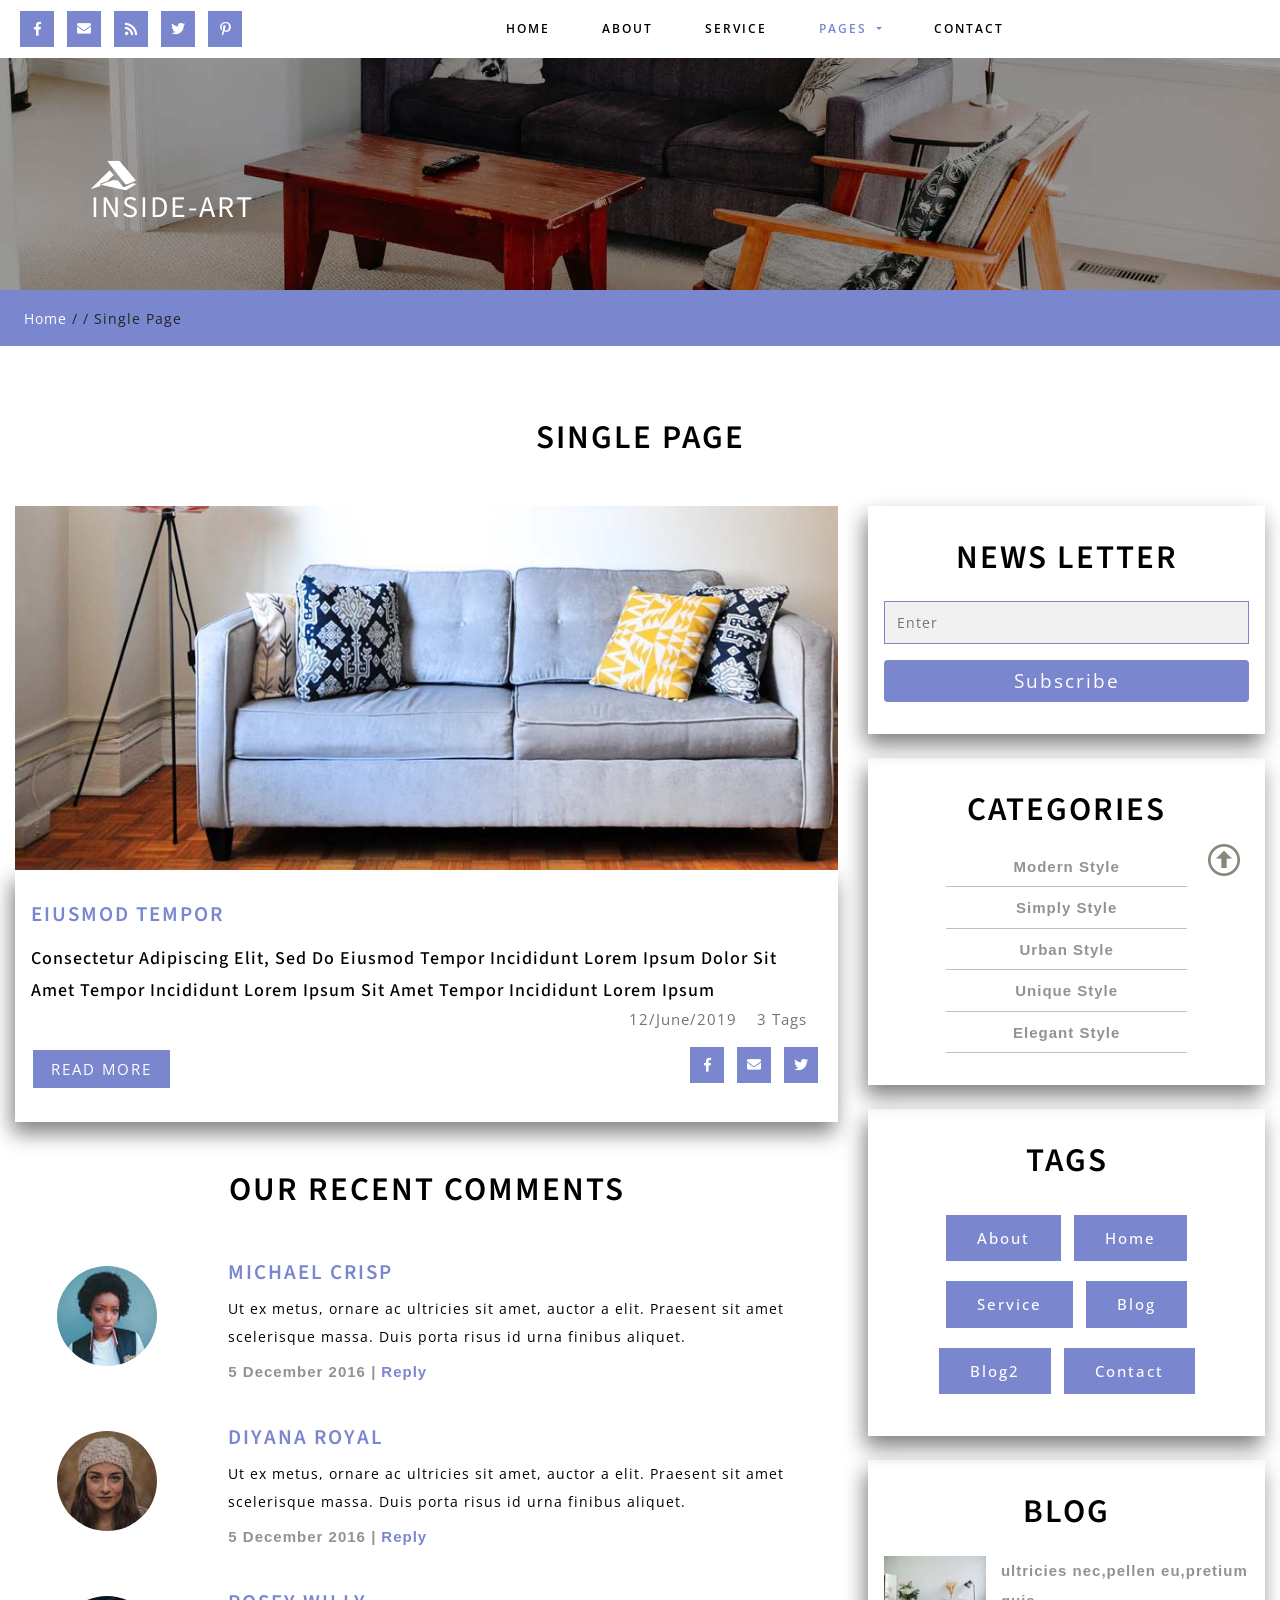
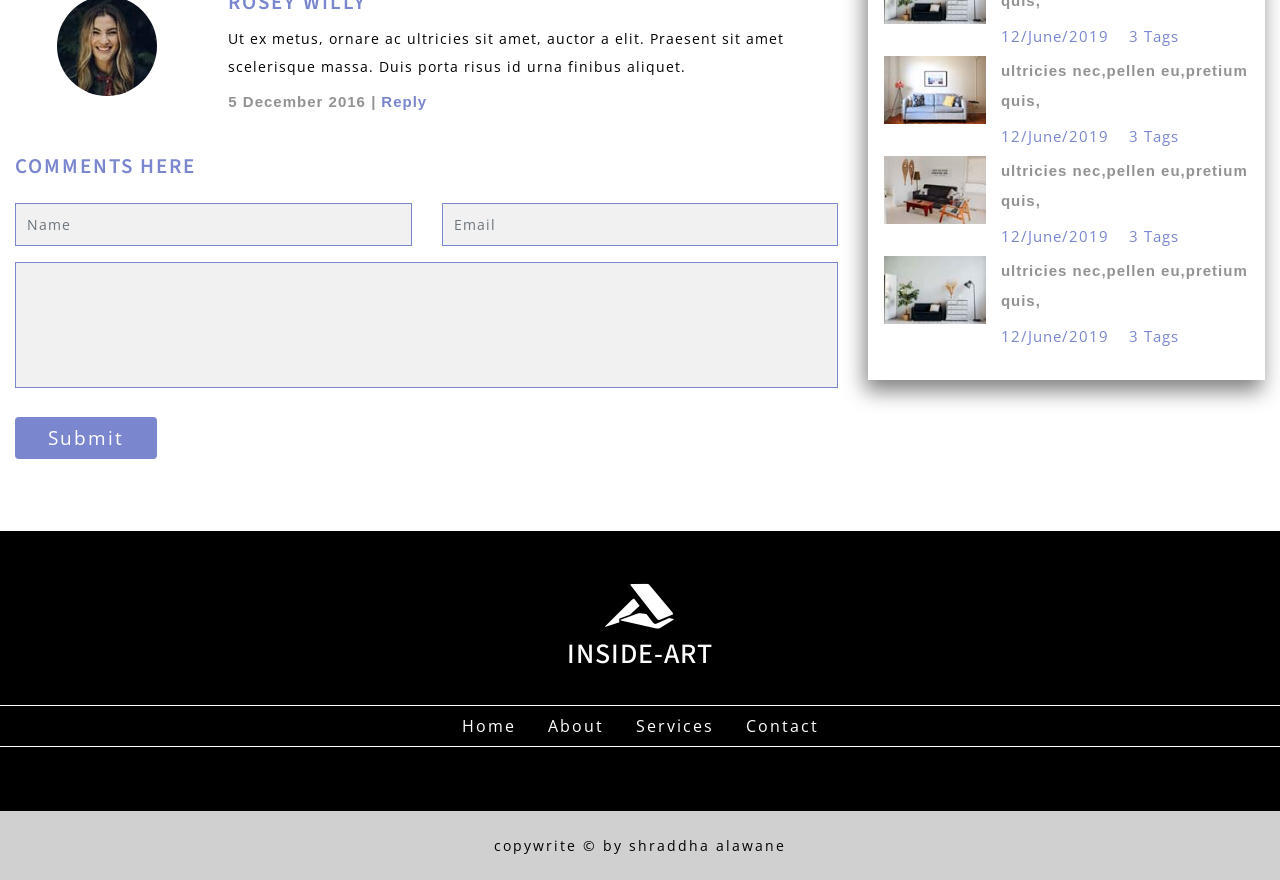
<file: web/singlepage.html>
<!DOCTYPE html>
<html lang="zxx">
   <head>
      <title>Inside-Art a Blogging Category Bootstrap responsive Website Template| Single Page :: w3layouts</title>
      <!--meta tags -->
      <meta charset="UTF-8">
      <meta name="viewport" content="width=device-width, initial-scale=1">
      <meta name="keywords" content="Inside-Art Responsive web template, Bootstrap Web Templates, Flat Web Templates, Android Compatible web template, 
         Smartphone Compatible web template, free webdesigns for Nokia, Samsung, LG, SonyEricsson, Motorola web design" />
      <script>
         addEventListener("load", function () {
         	setTimeout(hideURLbar, 0);
         }, false);
         
         function hideURLbar() {
         	window.scrollTo(0, 1);
         }
      </script>
      <!--//meta tags ends here-->
      <!--booststrap-->
      <link href="css/bootstrap.min.css" rel="stylesheet" type="text/css" media="all">
      <!--//booststrap end-->
      <!-- font-awesome icons -->
      <link href="css/fontawesome-all.min.css" rel="stylesheet" type="text/css" media="all">
      <!-- //font-awesome icons -->
      <!--stylesheets-->
      <link href="css/style.css" rel='stylesheet' type='text/css' media="all">
      <!--//stylesheets-->
      <link href="//fonts.googleapis.com/css?family=Source+Sans+Pro:300,400,600,700" rel="stylesheet">
      <link href="//fonts.googleapis.com/css?family=Open+Sans:300,400,600" rel="stylesheet">
   </head>
   <body>
      <!--headder-->
      <div class="header-outs" id="header">
         <div class="headder-nav-icon">
            <!--//navigation section -->
            <nav class="navbar navbar-expand-lg navbar-light">
               <div class="icons">
                  <ul>
                     <li><a href="#"><span class="fab fa-facebook-f"></span></a></li>
                     <li><a href="#"><span class="fas fa-envelope"></span></a></li>
                     <li><a href="#"><span class="fas fa-rss"></span></a></li>
                     <li><a href="#"><span class="fab fa-twitter"></span></a></li>
                     <li><a href="#"><span class="fab fa-pinterest-p"></span></a></li>
                  </ul>
               </div>
               <button class="navbar-toggler" type="button" data-toggle="collapse" data-target="#navbarSupportedContent" aria-controls="navbarSupportedContent" aria-expanded="false" aria-label="Toggle navigation">
               <span class="navbar-toggler-icon"></span>
               </button>
               <div class="collapse navbar-collapse justify-content-center" id="navbarSupportedContent">
                  <ul class="navbar-nav ">
                     <li class="nav-item">
                        <a class="nav-link" href="index.html">Home <span class="sr-only">(current)</span></a>
                     </li>
                     <li class="nav-item ">
                        <a href="about.html" class="nav-link">About</a>
                     </li>
                     <li class="nav-item">
                        <a href="service.html" class="nav-link">Service</a>
                     </li>
                     <li class="nav-item dropdown active">
                        <a class="nav-link dropdown-toggle" href="#" id="navbarDropdown" role="button" data-toggle="dropdown" aria-haspopup="true" aria-expanded="false">
                        Pages
                        </a>
                        <div class="dropdown-menu" aria-labelledby="navbarDropdown">
                           <a class="nav-link" href="errorpage.html">404 Page</a>
                           <a class="nav-link " href="typography.html">Typography</a>
                           <a class="nav-link " href="blog.html">Blog</a>
                           <a class="nav-link " href="blog_one.html">Blog-1</a>
                        </div>
                     </li>
                     <li class="nav-item ">
                        <a href="contact.html" class="nav-link">Contact</a>
                     </li>
                  </ul>
               </div>
            </nav>
         </div>
         <div class="header-w3layouts">
            <div class="hedder-up">
               <h1><a class="navbar-brand" href="index.html"><span class="fab fa-accusoft"></span><br>Inside-Art</a></h1>
            </div>
            <div class="clearfix"> </div>
         </div>
         <!-- //Navigation -->
         <!--//headder-->
         <!-- banner -->
         <div class="inner_page-banner one-img">
         </div>
         <!--//banner -->
         <!-- short -->
         <div class="using-border py-3">
            <div class="inner_breadcrumb  ml-4">
               <ul class="short_ls">
                  <li>
                     <a href="index.html">Home</a>
                     <span>/ /</span>
                  </li>
                  <li>Single Page</li>
               </ul>
            </div>
         </div>
         <!-- //short-->
      </div>
      <!--blog -->
      <section class="contact py-lg-4 py-md-3 py-sm-3 py-3">
         <div class="container-fluid py-lg-5 py-md-4 py-sm-4 py-3">
            <div class="title text-center mb-lg-5 mb-md-4 mb-sm-4 mb-3">
               <h3>Single Page</h3>
            </div>
            <div class="row">
               <div class="col-lg-8">
                  <!--blog-->
                  <!-- Blog-four -->
                  <div class="blog-text mt-0">
                     <div class="blog-two-img">
                     </div>
                     <div class="blog-agile-text-middle">
                        <h4>eiusmod tempor</h4>
                        <h5 class="pt-3">consectetur adipiscing elit, sed do eiusmod tempor incididunt Lorem ipsum dolor sit amet tempor incididunt Lorem ipsum sit amet tempor incididunt Lorem ipsum</h5>
                        <div class="news-date-list text-sm-right">
                           <ul>
                              <li ><a href="singlepage.html" class="text-muted">12/June/2019</a></li>
                              <li><a href="singlepage.html" class="text-muted" >3 Tags</a></li>
                           </ul>
                        </div>
                        <div class="row blog-img-center">
                           <div class="col-lg-6 col-md-6 col-sm-6 outs_more-buttn">
                              <a href="singlepage.html">Read More</a>
                           </div>
                           <div class="col-lg-6 col-md-6 col-sm-6 icons text-sm-right mt-3">
                              <ul>
                                 <li><a href="singlepage.html"><span class="fab fa-facebook-f"></span></a></li>
                                 <li><a href="singlepage.html"><span class="fas fa-envelope"></span></a></li>
                                 <li><a href="singlepage.html"><span class="fab fa-twitter"></span></a></li>
                              </ul>
                           </div>
                        </div>
                     </div>
                  </div>
                  <!-- //Blog-four-->
                  <!--comments-->
                  <div class="comments-w3layouts-grid pt-lg-5 pt-md-4 pt-3">
                     <div class="title text-center mb-lg-5 mb-md-4 mb-sm-4 mb-3">
                        <h3>Our Recent Comments</h3>
                     </div>
                     <div class="comment-list">
                        <div class="row">
                           <div class="col-lg-3 col-md-4 col-sm-4 comment-imgs text-center">
                              <img src="images/c1.jpg" alt=" " class="img-fluid">
                           </div>
                           <div class="col-lg-9 col-md-8 col-sm-8 comments-grid-right text-left">
                              <h4 ><a href="singlepage.html">Michael Crisp</a></h4>
                              <p class="my-2">Ut ex metus, ornare ac ultricies sit amet, auctor a elit. Praesent sit 
                                 amet scelerisque massa. Duis porta risus id urna finibus aliquet.
                              </p>
                              <ul>
                                 <li>5 December 2016 <i>|</i></li>
                                 <li><a href="singlepage.html" class="clr-two">Reply</a></li>
                              </ul>
                           </div>
                        </div>
                     </div>
                     <div class="comment-list my-lg-4 my-3">
                        <div class="row pt-3">
                           <div class="col-lg-3 col-md-4 col-sm-4 comment-imgs text-center">
                              <img src="images/c2.jpg" alt=" " class="img-fluid">
                           </div>
                           <div class="col-lg-9 col-md-8 col-sm-8 comments-grid-right text-left">
                              <h4 ><a href="singlepage.html">Diyana Royal</a></h4>
                              <p class="my-2">Ut ex metus, ornare ac ultricies sit amet, auctor a elit. Praesent sit 
                                 amet scelerisque massa. Duis porta risus id urna finibus aliquet.
                              </p>
                              <ul>
                                 <li>5 December 2016 <i>|</i></li>
                                 <li><a href="singlepage.html" class="clr-two">Reply</a></li>
                              </ul>
                           </div>
                        </div>
                     </div>
                     <div class="comment-list">
                        <div class="row pt-3">
                           <div class="col-lg-3 col-md-4 col-sm-4 comment-imgs text-center">
                              <img src="images/c3.jpg" alt=" " class="img-fluid">
                           </div>
                           <div class="col-lg-9 col-md-8 col-sm-8 comments-grid-right text-left">
                              <h4 ><a href="singlepage.html">Rosey Willy</a></h4>
                              <p class="my-2">Ut ex metus, ornare ac ultricies sit amet, auctor a elit. Praesent sit 
                                 amet scelerisque massa. Duis porta risus id urna finibus aliquet.
                              </p>
                              <ul>
                                 <li>5 December 2016 <i>|</i></li>
                                 <li><a href="singlepage.html" class="clr-two">Reply</a></li>
                              </ul>
                           </div>
                        </div>
                     </div>
                     <!--//comments-->
                     <!--comments-form-->
                     <div class="pt-lg-4 pt-md-3 pt-3 form-comment">
                        <div class="my-3 leave-comment text-left">
                           <h4>Comments Here</h4>
                        </div>
                        <form class="pt-lg-2" action="#" method="post">
                           <div class="row agile-wls-contact-mid">
                              <div class="col-lg-6 col-md-6 form-group contact-forms">
                                 <input type="text" class="form-control" placeholder="Name">
                              </div>
                              <div class="col-lg-6 col-md-6 form-group contact-forms">
                                 <input type="email" class="form-control" placeholder="Email">
                              </div>
                           </div>
                           <div class="form-group contact-forms">
                              <textarea class="form-control" rows="3"></textarea>
                           </div>
                           <button type="submit" class="btn sent-butnn">Submit</button>
                        </form>
                        <!--//comments-form-->
                     </div>
                  </div>
               </div>
               <div class="col-lg-4">
                  <!--News Letter-->
                  <div class="address_mail_footer_grids">
                     <div class="title text-center mb-lg-4 mb-md-3 mb-3">
                        <h3>News Letter</h3>
                     </div>
                     <div class="news-about-us">
                        <form action="#" method="post">
                           <div class=" subscribe-form ">
                              <div class="form-group contact-forms">
                                 <input type="email" class="form-control" placeholder="Enter" required="">
                              </div>
                              <div class="click-subscribe">
                                 <button type="submit" class="btn btn-block click-me">Subscribe</button>
                              </div>
                           </div>
                        </form>
                     </div>
                  </div>
                  <!--//News Letter-->
                  <!--Categories-->
                  <div class="mt-lg-4 mt-3 address_mail_footer_grids">
                     <div class="title text-center mb-lg-4 mb-md-3 mb-3">
                        <h3>Categories</h3>
                     </div>
                     <div class="agile-categories-list text-center">
                        <ul>
                           <li class="pb-2">
                              <a href="about.html">Modern Style</a>
                           </li>
                           <li class="py-2">
                              <a href="about.html">Simply Style</a>
                           </li>
                           <li class="py-2">
                              <a href="about.html">Urban Style</a>
                           </li>
                           <li class="py-2">
                              <a href="about.html">Unique Style</a>
                           </li>
                           <li class="py-2">
                              <a href="about.html">Elegant Style</a>
                           </li>
                        </ul>
                     </div>
                  </div>
                  <!--//Categories-->
                  <!--Tags-->
                  <div class="mt-lg-4 mt-3 address_mail_footer_grids">
                     <div class="title text-center mb-lg-4 mb-md-3 mb-3">
                        <h3>Tags</h3>
                     </div>
                     <div class="tages-w3layouts-list text-center">
                        <ul >
                           <li>
                              <a href="about.html">About</a>
                           </li>
                           <li>
                              <a href="index.html">Home</a>
                           </li>
                           <li>
                              <a href="service.html">Service</a>
                           </li>
                           <li>
                              <a href="blog.html">Blog</a>
                           </li>
                           <li>
                              <a href="blog2.html">Blog2</a>
                           </li>
                           <li>
                              <a href="contact.html">Contact</a>
                           </li>
                        </ul>
                     </div>
                  </div>
                  <!--//Tags-->
                  <!--Side-blog-->
                  <div class="mt-lg-4 mt-3 address_mail_footer_grids">
                     <div class="title text-center mb-lg-4 mb-md-3 mb-3">
                        <h3>Blog</h3>
                     </div>
                     <div class="dance-agile-info">
                        <div class="footer-grid row mb-2">
                           <div class="col-lg-4 col-md-6 col-sm-6 col-5">
                              <img src="images/bb1.jpg" alt=" " class="img-fluid">
                           </div>
                           <div class="col-lg-8 col-md-6 col-sm-6 col-7 bottom-para px-0">
                              <h6><a href="singlepage.html" >ultricies nec,pellen eu,pretium quis,</a></h6>
                              <div class="news-date-list pt-2">
                                 <ul>
                                    <li><a href="singlepage.html" class="clr-two">12/June/2019</a></li>
                                    <li><a href="singlepage.html" class="clr-two">3 Tags</a></li>
                                 </ul>
                              </div>
                           </div>
                        </div>
                        <div class="footer-grid row  mb-2">
                           <div class="col-lg-4 col-md-6 col-sm-6 col-5">
                              <img src="images/bb2.jpg" alt=" " class="img-fluid">
                           </div>
                           <div class="col-lg-8 col-md-6 col-sm-6 col-7 bottom-para px-0">
                              <h6><a href="singlepage.html">ultricies nec,pellen eu,pretium quis,</a></h6>
                              <div class="news-date-list pt-2">
                                 <ul>
                                    <li><a href="singlepage.html" class="clr-two">12/June/2019</a></li>
                                    <li><a href="singlepage.html" class="clr-two">3 Tags</a></li>
                                 </ul>
                              </div>
                           </div>
                        </div>
                        <div class="footer-grid row  mb-2">
                           <div class="col-lg-4 col-md-6 col-sm-6 col-5">
                              <img src="images/bb3.jpg" alt=" " class="img-fluid">
                           </div>
                           <div class="col-lg-8 col-md-6 col-sm-6 col-7 bottom-para px-0">
                              <h6><a href="singlepage.html">ultricies nec,pellen eu,pretium quis,</a></h6>
                              <div class="news-date-list pt-2">
                                 <ul>
                                    <li><a href="singlepage.html" class="clr-two" >12/June/2019</a></li>
                                    <li><a href="singlepage.html" class="clr-two">3 Tags</a></li>
                                 </ul>
                              </div>
                           </div>
                        </div>
                        <div class="footer-grid row">
                           <div class="col-lg-4 col-md-6 col-sm-6 col-5">
                              <img src="images/bb1.jpg" alt=" " class="img-fluid">
                           </div>
                           <div class="col-lg-8 col-md-6 col-sm-6 col-7 bottom-para px-0">
                              <h6><a href="singlepage.html">ultricies nec,pellen eu,pretium quis,</a></h6>
                              <div class="news-date-list pt-2">
                                 <ul>
                                    <li><a href="singlepage.html" class="clr-two">12/June/2019</a></li>
                                    <li><a href="singlepage.html" class="clr-two">3 Tags</a></li>
                                 </ul>
                              </div>
                           </div>
                        </div>
                     </div>
                  </div>
                  <!--//Side-blog-->
               </div>
            </div>
         </div>
      </section>
      <!--Footer -->
      <section class="buttom-footer py-lg-5 py-md-4 py-sm-3 py-3">
         <div class="headder-logo-icon text-center">
            <span class="fab fa-accusoft"></span> 
            <h2 class="mb-3"><a href="index.html">Inside-Art</a></h2>
         </div>
         <div class="buttom-nav py-3">
            <nav class="border-line">
               <ul class="nav justify-content-center">
                  <li class="nav-item active">
                     <a class="nav-link" href="index.html">Home <span class="sr-only">(current)</span></a>
                  </li>
                  <li class="nav-item">
                     <a href="about.html" class="nav-link ">About</a>
                  </li>
                  <li class="nav-item">
                     <a href="service.html" class="nav-link">Services</a>
                  </li>
                  <li class="nav-item">
                     <a href="contact.html" class="nav-link">Contact</a>
                  </li>
               </ul>
            </nav>
         </div>
      </section>
      <footer>
         <div class="footer-bottom py-lg-4 py-3 text-center">
            <p>copywrite &copy; by shraddha alawane</p>
         </div>
      </footer>
      <!-- //Footer -->
      <!--js working-->
      <script src='js/jquery-2.2.3.min.js'></script>
      <!--//js working-->
      <!-- start-smoth-scrolling -->
      <script src="js/move-top.js"></script>
      <script src="js/easing.js"></script>
      <script>
         jQuery(document).ready(function ($) {
         	$(".scroll").click(function (event) {
         		event.preventDefault();
         		$('html,body').animate({
         			scrollTop: $(this.hash).offset().top
         		}, 900);
         	});
         });
      </script>
      <!-- start-smoth-scrolling -->
      <!-- here stars scrolling icon -->
      <script>
         $(document).ready(function () {
         
         	var defaults = {
         		containerID: 'toTop', // fading element id
         		containerHoverID: 'toTopHover', // fading element hover id
         		scrollSpeed: 1200,
         		easingType: 'linear'
         	};
         
         
         	$().UItoTop({
         		easingType: 'easeOutQuart'
         	});
         
         });
      </script>
      <!-- //here ends scrolling icon -->
      <!--bootstrap working-->
      <script src="js/bootstrap.min.js"></script>
      <!-- //bootstrap working-->
   </body>
</html>
</file>
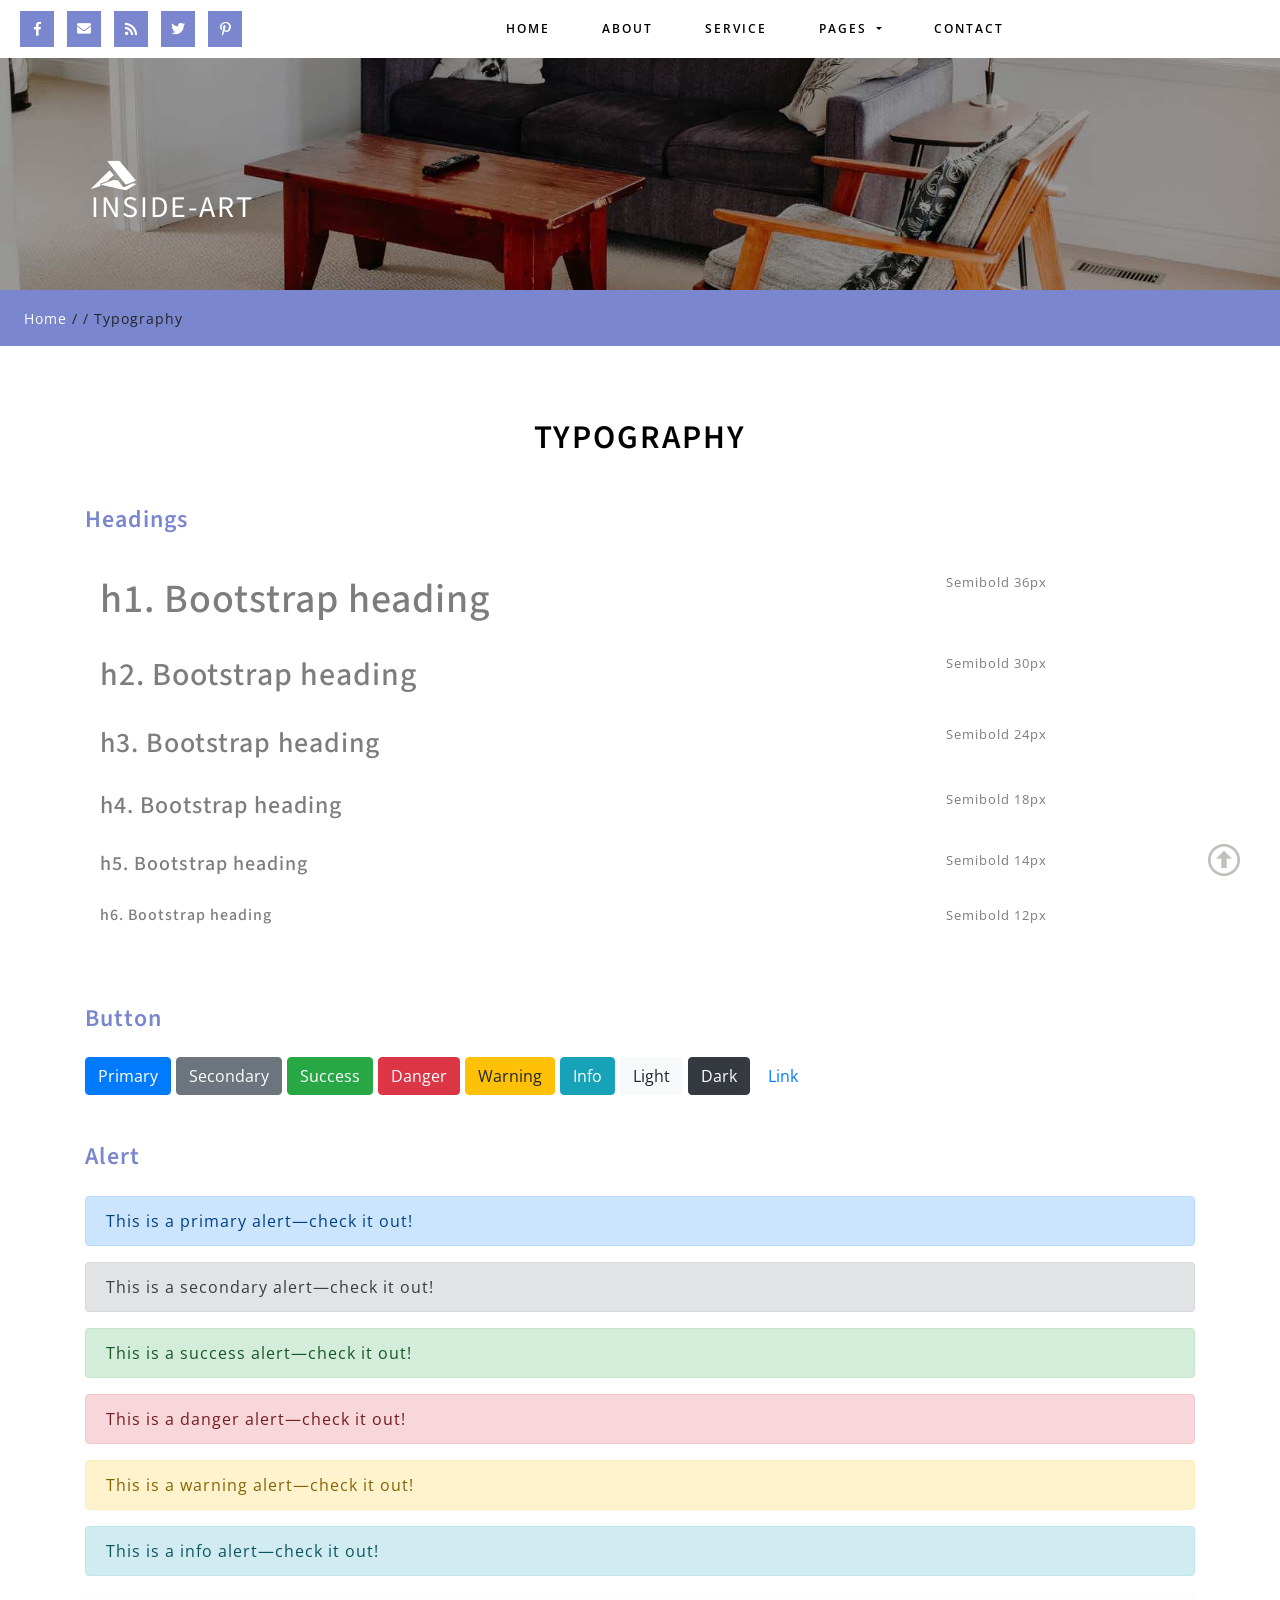
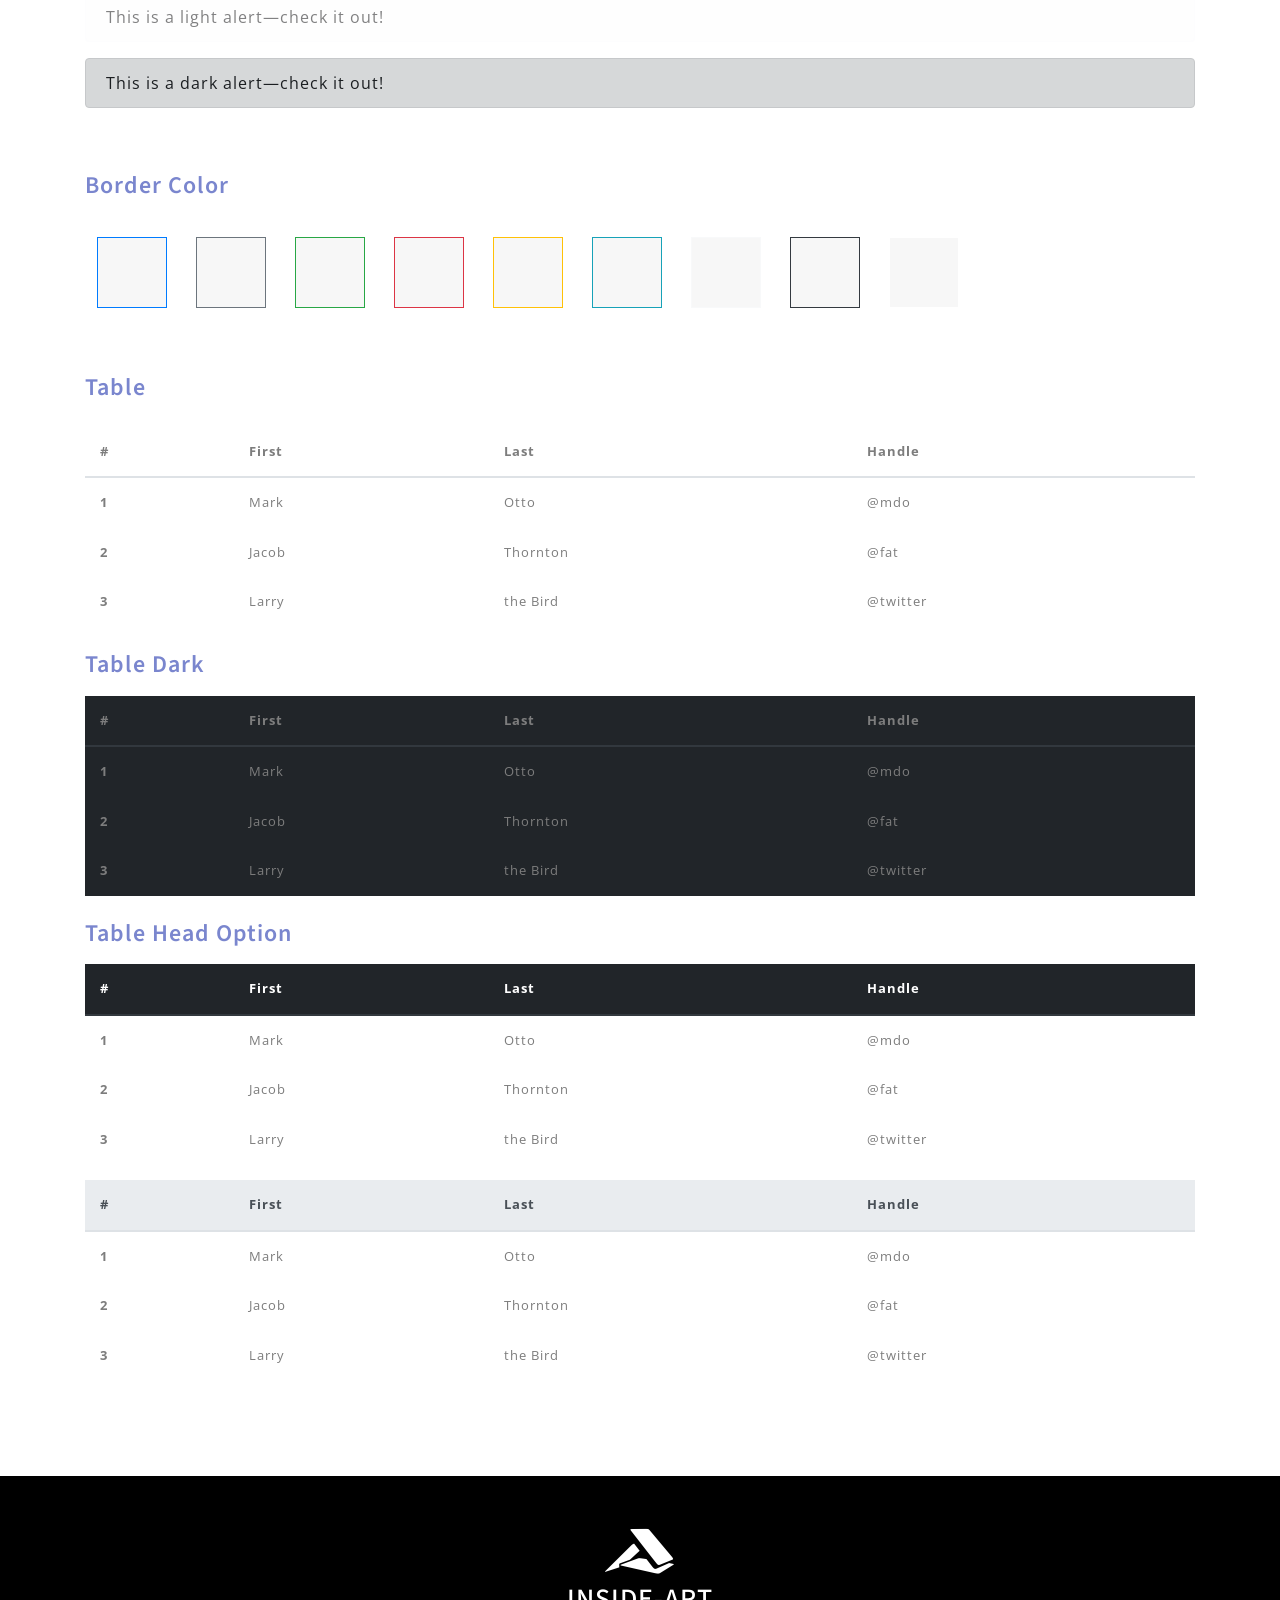
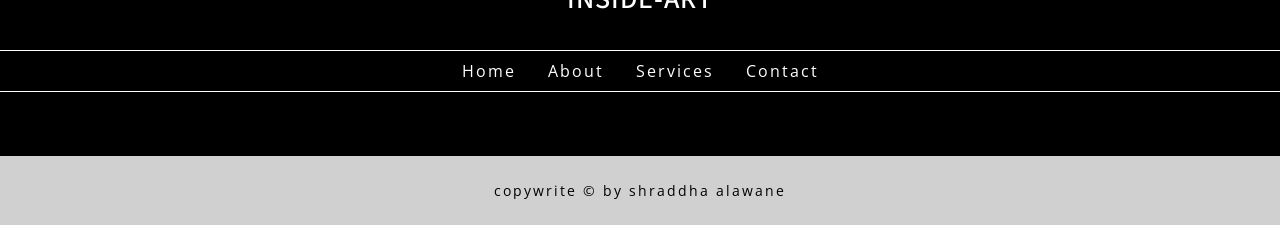
<file: web/typography.html>
<!DOCTYPE html>
<html lang="zxx">
   <head>
<title>Inside-Art a Blogging Category Bootstrap responsive Website Template| Typography :: w3layouts</title>
      <!--meta tags -->
      <meta charset="UTF-8">
      <meta name="viewport" content="width=device-width, initial-scale=1">
      <meta name="keywords" content="Inside-Art Responsive web template, Bootstrap Web Templates, Flat Web Templates, Android Compatible web template, 
         Smartphone Compatible web template, free webdesigns for Nokia, Samsung, LG, SonyEricsson, Motorola web design" />
      <script>
         addEventListener("load", function () {
         	setTimeout(hideURLbar, 0);
         }, false);
         
         function hideURLbar() {
         	window.scrollTo(0, 1);
         }
      </script>
      <!--//meta tags ends here-->
      <!--booststrap-->
      <link href="css/bootstrap.min.css" rel="stylesheet" type="text/css" media="all">
      <!--//booststrap end-->
      <!-- font-awesome icons -->
      <link href="css/fontawesome-all.min.css" rel="stylesheet" type="text/css" media="all">
      <!-- //font-awesome icons -->
      <!--stylesheets-->
      <link href="css/style.css" rel='stylesheet' type='text/css' media="all">
      <!--//stylesheets-->
      <link href="//fonts.googleapis.com/css?family=Source+Sans+Pro:300,400,600,700" rel="stylesheet">
      <link href="//fonts.googleapis.com/css?family=Open+Sans:300,400,600" rel="stylesheet">
   </head>
   <body>
      <!--headder-->
      <div class="header-outs" id="header">
         <div class="headder-nav-icon">
            <!--//navigation section -->
            <nav class="navbar navbar-expand-lg navbar-light">
               <div class="icons">
                  <ul>
                     <li><a href="#"><span class="fab fa-facebook-f"></span></a></li>
                     <li><a href="#"><span class="fas fa-envelope"></span></a></li>
                     <li><a href="#"><span class="fas fa-rss"></span></a></li>
                     <li><a href="#"><span class="fab fa-twitter"></span></a></li>
                     <li><a href="#"><span class="fab fa-pinterest-p"></span></a></li>
                  </ul>
               </div>
               <button class="navbar-toggler" type="button" data-toggle="collapse" data-target="#navbarSupportedContent" aria-controls="navbarSupportedContent" aria-expanded="false" aria-label="Toggle navigation">
               <span class="navbar-toggler-icon"></span>
               </button>
               <div class="collapse navbar-collapse justify-content-center" id="navbarSupportedContent">
                  <ul class="navbar-nav ">
                     <li class="nav-item">
                        <a class="nav-link" href="index.html">Home <span class="sr-only">(current)</span></a>
                     </li>
                     <li class="nav-item ">
                        <a href="about.html" class="nav-link">About</a>
                     </li>
                     <li class="nav-item">
                        <a href="service.html" class="nav-link">Service</a>
                     </li>
                     <li class="nav-item dropdown">
                        <a class="nav-link dropdown-toggle" href="#" id="navbarDropdown" role="button" data-toggle="dropdown" aria-haspopup="true" aria-expanded="false">
                        Pages
                        </a>
                        <div class="dropdown-menu" aria-labelledby="navbarDropdown">
                           <a class="nav-link" href="errorpage.html">404 Page</a>
                           <a class="nav-link " href="typography.html">Typography</a>
                           <a class="nav-link " href="blog.html">Blog</a>
                           <a class="nav-link " href="blog_one.html">Blog-1</a>
                        </div>
                     </li>
                     <li class="nav-item ">
                        <a href="contact.html" class="nav-link">Contact</a>
                     </li>
                  </ul>
               </div>
            </nav>
         </div>
         <div class="header-w3layouts">
            <div class="hedder-up">
               <h1><a class="navbar-brand" href="index.html"><span class="fab fa-accusoft"></span><br>Inside-Art</a></h1>
            </div>
            <div class="clearfix"> </div>
         </div>
         <!-- //Navigation -->
         <!--//headder-->
         <!-- banner -->
         <div class="inner_page-banner one-img">
         </div>
         <!--//banner -->
         <!-- short -->
         <div class="using-border py-3">
            <div class="inner_breadcrumb  ml-4">
               <ul class="short_ls">
                  <li>
                     <a href="index.html">Home</a>
                     <span>/ /</span>
                  </li>
                  <li>Typography</li>
               </ul>
            </div>
         </div>
         <!-- //short-->
      </div>
      <!--Typography-->
      <section class="about-inner py-lg-4 py-md-3 py-sm-3 py-3">
         <div class="container py-lg-5 py-md-4 py-sm-4 py-3">
            <div class="title text-center mb-lg-5 mb-md-4 mb-sm-4 mb-3">
               <h3>Typography</h3>
            </div>
            <div class="typo-grids">
               <div class="sub-title">
                  <div class="sub-head mb-4">
                     <h4>Headings</h4>
                  </div>
                  <div class="bs-example">
                     <table class="table">
                        <tbody>
                           <tr>
                              <td>
                                 <h1 class="bootstrap-heading">h1. Bootstrap heading<a class="anchorjs-link" href="#h1.-bootstrap-heading"><span class="anchorjs-icon"></span></a></h1>
                              </td>
                              <td class="type-info">Semibold 36px</td>
                           </tr>
                           <tr>
                              <td>
                                 <h2 class="bootstrap-heading">h2. Bootstrap heading<a class="anchorjs-link" href="#h2.-bootstrap-heading"><span class="anchorjs-icon"></span></a></h2>
                              </td>
                              <td class="type-info">Semibold 30px</td>
                           </tr>
                           <tr>
                              <td>
                                 <h3 class="bootstrap-heading">h3. Bootstrap heading<a class="anchorjs-link" href="#h3.-bootstrap-heading"><span class="anchorjs-icon"></span></a></h3>
                              </td>
                              <td class="type-info">Semibold 24px</td>
                           </tr>
                           <tr>
                              <td>
                                 <h4 class="bootstrap-heading">h4. Bootstrap heading<a class="anchorjs-link" href="#h4.-bootstrap-heading"><span class="anchorjs-icon"></span></a></h4>
                              </td>
                              <td class="type-info">Semibold 18px</td>
                           </tr>
                           <tr>
                              <td>
                                 <h5 class="bootstrap-heading">h5. Bootstrap heading<a class="anchorjs-link" href="#h5.-bootstrap-heading"><span class="anchorjs-icon"></span></a></h5>
                              </td>
                              <td class="type-info">Semibold 14px</td>
                           </tr>
                           <tr>
                              <td>
                                 <h6>h6. Bootstrap heading</h6>
                              </td>
                              <td class="type-info">Semibold 12px</td>
                           </tr>
                        </tbody>
                     </table>
                  </div>
               </div>
               <div class="typo-grids pt-md-5 pt-sm-4 pt-4">
                  <div class="sub-title">
                     <div class="sub-head mb-4">
                        <h4>Button</h4>
                     </div>
                     <button type="button" class="btn btn-primary">Primary</button>
                     <button type="button" class="btn btn-secondary">Secondary</button>
                     <button type="button" class="btn btn-success">Success</button>
                     <button type="button" class="btn btn-danger">Danger</button>
                     <button type="button" class="btn btn-warning">Warning</button>
                     <button type="button" class="btn btn-info">Info</button>
                     <button type="button" class="btn btn-light">Light</button>
                     <button type="button" class="btn btn-dark">Dark</button>
                     <button type="button" class="btn btn-link">Link</button>
                  </div>
               </div>
               <div class="typo-grids pt-md-5 pt-sm-4 pt-4">
                  <div class="sub-title">
                     <div class="sub-head mb-4">
                        <h4>Alert</h4>
                     </div>
                     <div class="alert alert-primary" role="alert">
                        This is a primary alert—check it out!
                     </div>
                     <div class="alert alert-secondary" role="alert">
                        This is a secondary alert—check it out!
                     </div>
                     <div class="alert alert-success" role="alert">
                        This is a success alert—check it out!
                     </div>
                     <div class="alert alert-danger" role="alert">
                        This is a danger alert—check it out!
                     </div>
                     <div class="alert alert-warning" role="alert">
                        This is a warning alert—check it out!
                     </div>
                     <div class="alert alert-info" role="alert">
                        This is a info alert—check it out!
                     </div>
                     <div class="alert alert-light" role="alert">
                        This is a light alert—check it out!
                     </div>
                     <div class="alert alert-dark" role="alert">
                        This is a dark alert—check it out!
                     </div>
                  </div>
               </div>
               <div class="typo-grids pt-md-5 pt-sm-4 pt-4">
                  <div class="sub-title">
                     <div class="sub-head mb-4">
                        <h4>Border Color</h4>
                     </div>
                     <span class="border border-primary"></span>
                     <span class="border border-secondary"></span>
                     <span class="border border-success"></span>
                     <span class="border border-danger"></span>
                     <span class="border border-warning"></span>
                     <span class="border border-info"></span>
                     <span class="border border-light"></span>
                     <span class="border border-dark"></span>
                     <span class="border border-white"></span>
                  </div>
               </div>
               <div class="typo-grids pt-md-5 pt-sm-4 pt-4">
                  <div class="sub-title">
                     <div class="sub-head mb-4">
                        <h4>Table</h4>
                     </div>
                     <div class="bd-example mb-4">
                        <table class="table">
                           <thead>
                              <tr>
                                 <th scope="col">#</th>
                                 <th scope="col">First</th>
                                 <th scope="col">Last</th>
                                 <th scope="col">Handle</th>
                              </tr>
                           </thead>
                           <tbody>
                              <tr>
                                 <th scope="row">1</th>
                                 <td>Mark</td>
                                 <td>Otto</td>
                                 <td>@mdo</td>
                              </tr>
                              <tr>
                                 <th scope="row">2</th>
                                 <td>Jacob</td>
                                 <td>Thornton</td>
                                 <td>@fat</td>
                              </tr>
                              <tr>
                                 <th scope="row">3</th>
                                 <td>Larry</td>
                                 <td>the Bird</td>
                                 <td>@twitter</td>
                              </tr>
                           </tbody>
                        </table>
                     </div>
                  </div>
                  <div class="sub-title">
                     <div class="sub-head mb-3">
                        <h4>Table Dark</h4>
                     </div>
                     <div class="bd-example mb-4">
                        <table class="table table-dark">
                           <thead>
                              <tr>
                                 <th scope="col">#</th>
                                 <th scope="col">First</th>
                                 <th scope="col">Last</th>
                                 <th scope="col">Handle</th>
                              </tr>
                           </thead>
                           <tbody>
                              <tr>
                                 <th scope="row">1</th>
                                 <td>Mark</td>
                                 <td>Otto</td>
                                 <td>@mdo</td>
                              </tr>
                              <tr>
                                 <th scope="row">2</th>
                                 <td>Jacob</td>
                                 <td>Thornton</td>
                                 <td>@fat</td>
                              </tr>
                              <tr>
                                 <th scope="row">3</th>
                                 <td>Larry</td>
                                 <td>the Bird</td>
                                 <td>@twitter</td>
                              </tr>
                           </tbody>
                        </table>
                     </div>
                  </div>
                  <div class="sub-title">
                     <div class="sub-head mb-3 ">
                        <h4>Table Head Option</h4>
                     </div>
                     <div class="bd-example mb-4">
                        <table class="table">
                           <thead class="thead-dark">
                              <tr>
                                 <th scope="col">#</th>
                                 <th scope="col">First</th>
                                 <th scope="col">Last</th>
                                 <th scope="col">Handle</th>
                              </tr>
                           </thead>
                           <tbody>
                              <tr>
                                 <th scope="row">1</th>
                                 <td>Mark</td>
                                 <td>Otto</td>
                                 <td>@mdo</td>
                              </tr>
                              <tr>
                                 <th scope="row">2</th>
                                 <td>Jacob</td>
                                 <td>Thornton</td>
                                 <td>@fat</td>
                              </tr>
                              <tr>
                                 <th scope="row">3</th>
                                 <td>Larry</td>
                                 <td>the Bird</td>
                                 <td>@twitter</td>
                              </tr>
                           </tbody>
                        </table>
                        <table class="table">
                           <thead class="thead-light">
                              <tr>
                                 <th scope="col">#</th>
                                 <th scope="col">First</th>
                                 <th scope="col">Last</th>
                                 <th scope="col">Handle</th>
                              </tr>
                           </thead>
                           <tbody>
                              <tr>
                                 <th scope="row">1</th>
                                 <td>Mark</td>
                                 <td>Otto</td>
                                 <td>@mdo</td>
                              </tr>
                              <tr>
                                 <th scope="row">2</th>
                                 <td>Jacob</td>
                                 <td>Thornton</td>
                                 <td>@fat</td>
                              </tr>
                              <tr>
                                 <th scope="row">3</th>
                                 <td>Larry</td>
                                 <td>the Bird</td>
                                 <td>@twitter</td>
                              </tr>
                           </tbody>
                        </table>
                     </div>
                  </div>
               </div>
            </div>
         </div>
      </section>
      <!--//Typography-->
      <!--Footer -->
      <section class="buttom-footer py-lg-5 py-md-4 py-sm-3 py-3">
         <div class="headder-logo-icon text-center">
            <span class="fab fa-accusoft"></span> 
            <h2 class="mb-3"><a href="index.html">Inside-Art</a></h2>
         </div>
         <div class="buttom-nav py-3">
            <nav class="border-line">
               <ul class="nav justify-content-center">
                  <li class="nav-item active">
                     <a class="nav-link" href="index.html">Home <span class="sr-only">(current)</span></a>
                  </li>
                  <li class="nav-item">
                     <a href="about.html" class="nav-link ">About</a>
                  </li>
                  <li class="nav-item">
                     <a href="service.html" class="nav-link">Services</a>
                  </li>
                  <li class="nav-item">
                     <a href="contact.html" class="nav-link">Contact</a>
                  </li>
               </ul>
            </nav>
         </div>
      </section>
      <footer>
         <div class="footer-bottom py-lg-4 py-3 text-center">
            <p>copywrite &copy; by shraddha alawane</p>
         </div>
      </footer>
      <!-- //Footer -->
      <!--js working-->
      <script src='js/jquery-2.2.3.min.js'></script>
      <!--//js working-->
      <!-- start-smoth-scrolling -->
      <script src="js/move-top.js"></script>
      <script src="js/easing.js"></script>
      <script>
         jQuery(document).ready(function ($) {
         	$(".scroll").click(function (event) {
         		event.preventDefault();
         		$('html,body').animate({
         			scrollTop: $(this.hash).offset().top
         		}, 900);
         	});
         });
      </script>
      <!-- start-smoth-scrolling -->
      <!-- here stars scrolling icon -->
      <script>
         $(document).ready(function () {
         
         	var defaults = {
         		containerID: 'toTop', // fading element id
         		containerHoverID: 'toTopHover', // fading element hover id
         		scrollSpeed: 1200,
         		easingType: 'linear'
         	};
         
         
         	$().UItoTop({
         		easingType: 'easeOutQuart'
         	});
         
         });
      </script>
      <!-- //here ends scrolling icon -->
      <!--bootstrap working-->
      <script src="js/bootstrap.min.js"></script>
      <!-- //bootstrap working-->
   </body>
</html>
</file>
<file: web/css/style.css>
/*--
Author: W3layouts
Author URL: http://w3layouts.com
License: Creative Commons Attribution 3.0 Unported
License URL: http://creativecommons.org/licenses/by/3.0/
--*/
html,
body {
padding: 0;
margin: 0;
background: #fff;
letter-spacing: 1px;
font-family: 'Open Sans', sans-serif;
}
body a {
outline: none;
transition: 0.5s all;
-webkit-transition: 0.5s all;
-moz-transition: 0.5s all;
-o-transition: 0.5s all;
-ms-transition: 0.5s all;
text-decoration: none;
}
body a:hover {
text-decoration: none;
}
body a:focus,
a:hover {
text-decoration: none;
}
input[type="button"],
input[type="submit"] {
transition: 0.5s all;
-webkit-transition: 0.5s all;
-moz-transition: 0.5s all;
-o-transition: 0.5s all;
-ms-transition: 0.5s all;
letter-spacing: 1px;
font-family: 'Open Sans', sans-serif;
}
select,input[type="email"],input[type="text"],input[type=password],
input[type="button"],input[type="submit"],textarea,span{
font-family: 'Open Sans', sans-serif;
transition:0.5s all;
-webkit-transition:0.5s all;
-moz-transition:0.5s all;
-o-transition:0.5s all;
-ms-transition:0.5s all;
letter-spacing: 1px;
}
h1,
h2,
h3,
h4,
h5,
h6 {
margin: 0;
padding: 0;
font-family: 'Source Sans Pro', sans-serif;
letter-spacing: 1px;
}
p {
margin: 0;
padding: 0;
letter-spacing: 1px;
font-family: 'Open Sans', sans-serif;
}
ul {
margin: 0;
padding: 0;
list-style-type: none;
}
ul li{display:inline-block;}
/*-- //Reset-Code --*/
.title  h3{
font-size:35px;
color: #000;
letter-spacing: 3px;
font-weight: 600;
text-transform: uppercase;
}
.clr {
color: #fff;
}
.about-blog-agile p,.abut-inner-wls-head p,.service-icon-list p,
.footer_grid_left p,.footer_grid_left p a,.comments-grid-right p{
font-size: 14px;
color: #000;
line-height: 28px;
}
.icons ul li,.news-date-list ul li {
list-style: none;
display: inline-block;
}
/*-- header --*/ 
/*.header-outs {
position: relative;
}*/
.headder-nav-icon {
position: absolute;
width: 100%;
z-index: 9999;
background:#fff;
}
.header-w3layouts {
position: absolute;
width: 10%;
top: 19%;
z-index: 99;
left: 83px;
}
h1 a.navbar-brand {
font-size: 33px;
color: #fff !important;
text-transform: uppercase;
font-weight: 400;
letter-spacing: 2px;
line-height: 28px;
}
a.navbar-brand span {
font-size: 43px;
/* line-height: 21px; */
color: #ffffff;
}
.icons ul li a span {
font-size: 14px;
letter-spacing: 0px;
text-align: center;
margin: 0px 4px;
color: #ffffff;
background: #7a86ce;
line-height: 38px;
width: 36px;
line-height: 38px;
height: 37px;
/* border: 1px solid #000; */
/* border-radius: 20px; */
transition: 0.5s all;
-webkit-transition: 0.5s all;
transition: 0.5s all;
-moz-transition: 0.5s all;
}
.icons ul li a span:hover,.profile ul li span:hover {
color:#000;
}
nav.navbar.navbar-expand-lg.navbar-light {
background:rgba(0, 0, 0, 0);
z-index: 999;
}
ul.navbar-nav.nav-fill {
width: 100%;
}
.navbar-light .navbar-nav .active>.nav-link, .navbar-light .navbar-nav .nav-link.active, .navbar-light .navbar-nav .nav-link.show, .navbar-light .navbar-nav .show>.nav-link,.dropdown-item.active, .dropdown-item:active {
color:#7a86ce;
background: transparent;
}
.navbar-light .navbar-nav .nav-link {
color: #000;
font-size:12px;
letter-spacing: 2px;
text-transform: uppercase;
font-weight: 600;
margin: 0px 4px;
padding: 12px 22px;
transition: 0.5s all;
-webkit-transition: 0.5s all;
-moz-transition: 0.5s all;
-o-transition: 0.5s all;
-ms-transition: 0.5s all;
font-family: 'Open Sans', sans-serif;
}
.navbar-light .navbar-nav .nav-link:focus,.navbar-light .navbar-nav .nav-link:hover,.dropdown-item:focus,.dropdown-item:hover {
color:#7a86ce;
}
.navbar-light .navbar-nav.active>.nav-link,
.navbar-light .navbar-nav.nav-link.active, 
.navbar-light .navbar-nav.nav-link.open, 
.navbar-light .navbar-nav .open>.nav-link {
color:#7a86ce;
}
/*-- //nav --*/
/*-- //header --*/ 
/*-- banner --*/ 
.one-img{  background: url(../images/b1.jpg)no-repeat center;}
.two-img{  background: url(../images/b2.jpg)no-repeat center;}
.three-img{  background: url(../images/b3.jpg)no-repeat center;} 
.slider-img{  background-size: cover;
-webkit-background-size: cover;
-moz-background-size: cover;
-o-background-size: cover;
-ms-background-size: cover;
min-height: 800px;}  
.rslides {
position: relative;
list-style: none;
overflow: hidden;
width: 100%;
padding: 0;
margin: 0;
}
.rslides li {
-webkit-backface-visibility: hidden;
position: absolute;
display: none;
width: 100%;
left: 0;
top: 0;
}
.rslides li:first-child {
position: relative;
display: block;
float: left;
}
.rslides img {
display: block;
height: auto;
float: left;
width: 100%;
border: 0;
}
/*-- //banner Slider --*/
.rslides {
margin: 0 auto 40px;
}
#slider2,
#slider3 {
box-shadow: none;
-moz-box-shadow: none;
-webkit-box-shadow: none;
margin: 0 auto;
}
.rslides_tabs {
list-style: none;
padding: 0;
background: rgba(0,0,0,.25);
box-shadow: 0 0 1px rgba(255,255,255,.3), inset 0 0 5px rgba(0,0,0,1.0);
-moz-box-shadow: 0 0 1px rgba(255,255,255,.3), inset 0 0 5px rgba(0,0,0,1.0);
-webkit-box-shadow: 0 0 1px rgba(255,255,255,.3), inset 0 0 5px rgba(0,0,0,1.0);
font-size: 18px;
list-style: none;
margin: 0 auto 50px;
max-width: 540px;
padding: 10px 0;
text-align: center;
width: 100%;
}
.rslides_tabs li {
display: inline;
float: none;
margin-right: 1px;
}
.rslides_tabs a {
width: auto;
line-height: 20px;
padding: 9px 20px;
height: auto;
background: transparent;
display: inline;
}
.rslides_tabs li:first-child {
margin-left: 0;
}
.rslides_tabs .rslides_here a {
background: rgba(255,255,255,.1);
color: #fff;
font-weight: bold;
}
a {
color: #fff;
text-decoration: none;
}
/* Callback example */
/*.events {
list-style: none;
}*/
.callbacks_container {
position: relative;
float: left;
width: 100%;
}
.callbacks {
position: relative;
list-style: none;
overflow: hidden;
width: 100%;
padding: 0;
margin: 0;
}
.callbacks li {
position: absolute;
width: 100%;
left: 0;
top: 0;
}
.callbacks img {
display: block;
position: relative;
z-index: 1;
height: auto;
width: 100%;
border: 0;
}
.callbacks .caption {
display: block;
position: absolute;
z-index: 2;
font-size: 20px;
text-shadow: none;
color: #fff;
background: #000;
background: rgba(0,0,0, .8);
left: 0;
right: 0;
bottom: 0;
padding: 10px 20px;
margin: 0;
max-width: none;
}
.slider-info {
padding:31em 0 0;
margin-left: 19px;
}
.slider-info h5 {
font-size: 56px;
color: #fff;
font-weight: 700;
letter-spacing: 3px;
margin-bottom: 11px;
text-shadow: 1px 1px 7px #151212;
}
.slider-info p {
color: #fff;
font-size: 15px;
text-shadow: 2px 2px 8px #000;
padding-right: 44em;
line-height: 27px;
}
.outs_more-buttn a {
font-size: 16px;
color: #fff;
text-decoration: none;
text-transform: uppercase;
display: inline-block;
letter-spacing: 2px;
background-color:#7a86ce;
outline: none;
padding: 9px 20px;
border: 2px solid #ffffff;
margin-top: 17px;
}
.outs_more-buttn a:hover{
background:#000;
color: #fff;
}
/*.callbacks_nav {
position: absolute;
-webkit-tap-highlight-color: rgba(0,0,0,0);
top:71%;
left:81px;
opacity: 0.7;
border: 1px solid #fff;
z-index: 3;
text-indent: -9999px;
overflow: hidden;
text-decoration: none;
height: 47px;
width: 47px;
background:#000 url("../images/left-arrow.png") no-repeat left top 38%;
margin-top: -45px;
transform: rotate(89deg);
-webkit-transform: rotate(89deg);
-ms-transform: rotate(89deg);
}
.callbacks_nav:active {
opacity: 1.0;}
.callbacks_nav.next {
left: auto; 
background: #000 url(../images/right-arrow.png) no-repeat 0px 0px ;
background-position: right top 39%; 
right: 0; 
top:78%;
}
.callbacks_nav ,
.callbacks_nav.next {
background-size:35px;
}*/
#slider3-pager a {
display: inline-block;
}
#slider3-pager img {
float: left;
}
#slider3-pager .rslides_here a {
background: transparent;
box-shadow: 0 0 0 2px #666;
}
#slider3-pager a {
padding: 0;
}
/*--pager--*/
.callbacks_tabs {
list-style: none;
position: absolute;
padding: 0;
bottom: 153px;
left: 9%;
margin: 0;
z-index: 9;
display: block;
text-align: center;
}
.callbacks_tabs li {
display:block;
margin: 0px 2px 0px;
}
.callbacks_tabs a {
visibility: hidden;
}
.callbacks_tabs a:after {
content: "\f111";
font-size: 0;
font-family: FontAwesome;
visibility: visible;
display: block;
width: 21px;
height: 21px;
display: inline-block;
background:#7a86ce;
border: none;
border-radius: 50%;
}
.callbacks_here a:after {
background: #fff;
border: 4px solid #000;
}
/*-- inner-banner --*/ 
.inner_page-banner {
text-align: center;
background: url(../images/b1.jpg) no-repeat center;
background-size: cover;
-webkit-background-size: cover;
-moz-background-size: cover;
-o-background-size: cover;
-ms-background-size: cover;
min-height: 300px;
}
ul.short_ls li a {
color: #fff;
text-decoration: none;
}
ul.short_ls li {
list-style: none;
display: inline-block;
letter-spacing: 1px;
font-size: 14px;
}
.using-border {
width: 100%;
border: none;
background:#7a86ce;
}
/*-- //inner-banner --*/ 
/*-- //banner --*/
/*-- Blog-right-side --*/
.blog-bloged-about,.blog-agile-text-middle
,.blog-agile-text,.address_mail_footer_grids {
box-shadow: -3px 11px 20px 0px #808080;
padding: 2em 1em;
}
.about-agile-img {
position: relative;
}
.blog-img-top {
background: url(../images/aa22.jpg) no-repeat 0px 0px;
right: 11px;
}
.blog-img-left {
background: url(../images/aa11.jpg) no-repeat 0px 0px;
top: -5%;
left: -6px;
}
.blog-img-top,.blog-img-left{  
box-shadow: -3px 11px 20px 0px #808080;
min-height: 478px;
background-size: cover;
width: 42%;
z-index: 99;
top:-5%;
position: absolute;
}
.blog-three-img {
background: url(../images/aa22.jpg) no-repeat 0px 0px;
background-size: cover;
min-height: 416px;
}
.blog-text {
margin-top: 6em;
}
.blog-two-img {
background: url(../images/ab2.jpg) no-repeat 0px 0px;
background-size: cover;
min-height:400px;
}
.about-wthree-info h4 ,.blog-agile-text-middle h4,.blog-agile-text h4,.abut-inner-wls-head h4,
.ser-list-w3layouts h4,.contact_footer_grid_left h4,.comments-grid-right h4 a,.leave-comment h4{
color: #7a86ce;
font-size: 21px;
text-transform: uppercase;
letter-spacing:2px;
font-weight: 600;
}
.about-wthree-info h5,.blog-agile-text-middle h5,.blog-agile-text h5{
color: #000000;
font-size:21px;
text-transform: capitalize;
line-height: 34px;
letter-spacing: 1px;
font-weight: 500;
}
.line-w3ls-title {
width: 66%;
height: 2px;
margin: 10px 0px 15px;
background: #afafaf;
}
.icons ul li h6 {
font-size: 22px;
text-transform: uppercase;
color:#929292;
letter-spacing: 3px;
/* line-height: 41px; */
}
.news-date-list ul li a,.comments-grid-right ul li a{
color: #000;
text-decoration: none;
font-size:15px;
}
.news-date-list ul li a.clr-two,.comments-grid-right ul li a.clr-two{color:#7a86ce;}
.news-date-list ul li a:hover,.agile-categories-list ul li a:hover,.comments-grid-right ul li a:hover,.clr-two:hover{color:#000;}
.address_mail_footer_grids iframe {
width: 100%;
height: 20em;
border: 2px solid #7a86ce;
padding: 10px;
}
.news-date-list ul li a:nth-child(1) {
margin-right: 15px;
}
/*--//Blog-right --*/
/*--Blog-left--*/
.wthree-about-us-info p {
font-size: 19px;
font-weight: 500;
line-height: 38px;
color: #6b6b6b;
}
.icons-social h4{
font-size: 28px;
letter-spacing: 4px;
color: #000;
}
.agile-categories-list ul li a, .bottom-para h6 a,.comments-grid-right ul li{
font-size: 16px;
color: #929292;
font-weight: 600;
letter-spacing: 1px;
font-family: 'Raleway', sans-serif;
}
.agile-categories-list ul li {
border: none;
border-bottom: 1px solid #bfbfbf;
width: 62%;
margin: 0px auto;
}
.tages-w3layouts-list ul li a{
padding: 11px 40px;
border: 1px solid #7a86ce;
color: #fff;
text-decoration: none;
letter-spacing: 2px;
background:#7a86ce;
font-weight: 500;
display: block;
font-size: 15px;
margin: 13px 9px;
}
.tages-w3layouts-list ul li a:hover{background:#000;
color:#fff;}
.bottom-para h6 a{line-height:30px;}
.tages-w3layouts-list ul li,.news-date ul li{
display: inline-block;
}
.contact-forms input, .contact-forms textarea {
font-size: 14px;
color: #000;
padding: .8em .8em;
border: 1px solid #7a86ce;
background: #f1f1f1;
outline: none;
border-radius: 0px;
}
.contact-forms textarea {
resize: none;
height:10em;
}
.sent-butnn,.click-me {
font-size: 20px;
padding: 7px 32px;
color: #fff;
letter-spacing: 2px;
margin-top: .6em;
background: #7a86ce;
transition: 0.5s all;
-webkit-transition: 0.5s all;
-moz-transition: 0.5s all;
-o-transition: 0.5s all;
-ms-transition: 0.5s all;
}
.sent-butnn:hover,.click-me:hover{background:#000;}
/*--//Blog-left--*/
/*--pagination--*/
.pagination-blog {
padding: 3em 0em 0em;
text-align: center;
}
ul.pagination li.page-item a.page-link {
font-size: 15px;
color: #000;
letter-spacing: 2px;
margin-right: 34px;
background:transparent;
border: 1px solid #000;
}
ul.pagination li.page-item a.page-link:hover{background:#000;
color:#fff;}
/*--//pagination--*/
/*--Typography-- */
.sub-title span.border {
width: 70px;
height: 71px;
margin: 12px;
display: inline-block;
background: #f7f7f7;
}
.sub-head h4 {
font-size: 29px;
font-weight: 600;
color:#7a86ce;
}
.progress-bar {
display: -webkit-box;
display: -ms-flexbox;
display: flex;
-webkit-box-orient: vertical;
-webkit-box-direction: normal;
-ms-flex-direction: column;
flex-direction: column;
-webkit-box-pack: center;
-ms-flex-pack: center;
justify-content: center;
color: #fff;
text-align: center;
background-color: #007bff;
transition: width .6s ease;
}
.table > thead > tr > th, .table > tbody > tr > th, .table > tfoot > tr > th, .table > thead > tr > td, .table > tbody > tr > td, .table > tfoot > tr > td {
font-size:13px;
color:#7d7d7d;
border-top: none !important;
}
.table td, .table>tbody>tr>td, .table>tbody>tr>th, .table>tfoot>tr>td, .table>tfoot>tr>th, .table>thead>tr>td, .table>thead>tr>th {
padding: 15px!important;
}
/*--//Typography-- */
/*--icons 404 pages--*/
.page-not-agile h4 {
font-size: 11em;
letter-spacing: 19px;
color:#b9b9b9;
font-weight: 600;
}
.sub-text-page p {
font-size: 15px;
color: #000;
letter-spacing: 2px;
}
.icons-social ul li {
display: inline-block;
}
.icons-social ul li span {
color: #ffffff;
border: 2px solid #000;
width: 42px;
height: 42px;
border-radius: 50%;
line-height: 37px;
font-size: 18px;
background: #ff5722;
}
/*--//icons 404 pages--*/
/*-- counter--*/
.stats {
background: #7a86ce;
}
.stats-grid {
text-align: center;
margin: 0 auto;
}
.counter {
font-size: 25px;
color: #fff;
font-weight: 500; 
letter-spacing: 1px;
}
.stat-info h4 {
font-size: 23px;
color: #000;
letter-spacing: 1px;
}
.stats-grid span {
font-size: 37px;
color: #fff;
}
/*-- //counter --*/
/*--Gallery--*/
/*--Slider flex gallery--*/
#flexiselDemo3 {
display:inline-block;
}
.nbs-flexisel-container {
position:relative;
max-width:100%;
}
.nbs-flexisel-ul {
position:relative;
width:99999px;
margin:0px;
padding:0px;
list-style-type:none;   
text-align:center;  
overflow: auto;
}
.nbs-flexisel-inner {
position: relative;
overflow: hidden;
float:left;
width:100%;
/* background:#fcfcfc;
background: #fcfcfc -moz-linear-gradient(top, #fcfcfc 0%, #eee 100%); /* FF3.6+ */
/* background: #fcfcfc -webkit-gradient(linear, left top, left bottom, color-stop(0%,#fcfcfc), color-stop(100%,#eee)); /* Chrome,Safari4+ */
/* background: #fcfcfc -webkit-linear-gradient(top, #fcfcfc 0%, #eee 100%); /* Chrome10+,Safari5.1+ */
/* background: #fcfcfc -o-linear-gradient(top, #fcfcfc 0%, #eee 100%); /* Opera11.10+ */
/* background: #fcfcfc -ms-linear-gradient(top, #fcfcfc 0%, #eee 100%); /* IE10+ */
/* background: #fcfcfc linear-gradient(top, #fcfcfc 0%, #eee 100%); /* W3C */
/* border:1px solid #ccc;
border-radius:5px;
-moz-border-radius:5px;
-webkit-border-radius:5px;  */
}
.nbs-flexisel-item {
float:left;
margin:0px;
padding:0px;
cursor:pointer;
position:relative;
line-height:0px;
}
.nbs-flexisel-item img {
max-width: 100%;
cursor: pointer;
position: relative;
/*  margin-top: 10px;
margin-bottom: 10px;*/
}
/*** Navigation ***/
.nbs-flexisel-nav-left,
.nbs-flexisel-nav-right {
padding:5px 10px;
border-radius:15px;
-moz-border-radius:15px;
-webkit-border-radius:15px;      
position: absolute;
cursor: pointer;
z-index: 4;
top: 50%;
transform: translateY(-50%);   
background: rgba(0,0,0,0.5);
color: #fff;     
}
.nbs-flexisel-nav-left {
left: 10px;
}
.nbs-flexisel-nav-left:before {
content: "<"
}
.nbs-flexisel-nav-left.disabled {
opacity: 0.4;
}
.nbs-flexisel-nav-right {
right: 5px;    
}
.nbs-flexisel-nav-right:before {
content: ">"
}
.nbs-flexisel-nav-right.disabled {
opacity: 0.4;
}
/*--//Slider flex gallery--*/
figure {
/*width: 300px;
height: 200px;*/
margin: 0;
padding: 0;
background: #fff;
overflow: hidden;
}
figure:hover+span {
bottom: -36px;
opacity: 1;
}
/* Opacity #2 */
.hover12 figure {
background:#000;
}
.hover12 figure img {
opacity: 1;
-webkit-transition: .3s ease-in-out;
transition: .3s ease-in-out;
}
.hover12 figure:hover img {
opacity: .5;
}
/* Opacity #2 */
/*--//Gallery--*/
/*--Inner-service --*/
.service-icon-list span,.service-icon-left span{
font-size: 45px;
margin: 15px 0px;
color: #000;
}
.agile-ser-coloms {
background: #efefef;
}
.ser-list-w3layouts:hover span,.agile-ser-coloms:hover span{
color:#7a86ce;
}
/*-- //Inner-service --*/
/*--comments single-page--*/
.comment-imgs img {
border-radius: 50%;
text-align: center;
}
.comment-imgs {
padding-top: 8px;
}
/*--//comments single-page--*/
/*--Footer--*/
footer {
background: #d0d0d0;
}
.buttom-footer {
background: #000;
}
.headder-logo-icon span {
font-size: 60px;
color: #fff;
}
.headder-logo-icon h2 a{
font-size: 30px;
text-transform: uppercase;
color: #fff;
line-height: 29px;
}
/*--footer nav--*/
.nav-link:focus, .nav-link:hover {
color:#7a86ce;
text-decoration: none;
}
nav.border-line {
border-top: 1px solid #fff;
border-bottom: 1px solid #fff;
}
.nav-link {
font-size: 17px;
color: #fff;
letter-spacing: 2px;
}
/*--//footer nav--*/
footer p {
font-size: 14px;
color: #000;
letter-spacing: 2px;
}
footer p a {
color:#7a86ce;
}
footer p a:hover {
color:#000;
text-decoration:underline;
}
/*--//Footer--*/
/*-- to-top --*/
#toTop {
display: none;
text-decoration: none;
position: fixed;
bottom: 20px;
right: 2%;
overflow: hidden;
z-index: 999; 
width: 46px;
height: 36px;
border: none;
text-indent: 100%;
background: url(../images/arr.png) no-repeat 0px 0px;
}
#toTopHover {
width: 32px;
height: 32px;
display: block;
overflow: hidden;
float: right;
opacity: 0;
-moz-opacity: 0;
filter: alpha(opacity=0);
}
/*-- //to-top --*/
/*--responsive--*/
@media(max-width:1920px){
}
@media(max-width:1680px){
}
@media(max-width:1600px){
}
@media(max-width:1440px){
.callbacks_tabs {
left: 6%;
}
.slider-img {
min-height: 680px;
}
.slider-info {
padding: 24em 0 0;
}
.slider-info h5 {
font-size: 53px;
letter-spacing: 2px;
margin-bottom: 8px;
}
h1 a.navbar-brand {
font-size: 30px;
}
.header-w3layouts {
width: 12%;
top: 17%;
left: 91px;
}
a.navbar-brand span {
font-size: 36px;
}
.slider-info p {
padding-right: 41em;
}
.outs_more-buttn a {
font-size: 15px;
padding: 8px 18px;
margin-top: 17px;
}
.blog-img-top, .blog-img-left {
min-height: 462px;
top: -7%;
}
.blog-text {
margin-top: 5em;
}
.title h3 {
font-size: 33px;
letter-spacing: 2px;
}
.icons ul li a span {
width: 34px;
line-height: 37px;
height: 36px;
}
.about-wthree-info h5, .blog-agile-text-middle h5, .blog-agile-text h5 {
font-size: 19px;
line-height: 32px;
}
.blog-two-img {
min-height: 364px;
}
.blog-three-img {
min-height: 400px;
}
.tages-w3layouts-list ul li a {
padding: 11px 30px;
margin: 13px 7px;
}
.agile-categories-list ul li a, .bottom-para h6 a, .comments-grid-right ul li {
font-size: 15px;
}
.contact-forms textarea {
height: 9em;
}
.headder-logo-icon span {
font-size: 55px;
}
.headder-logo-icon h2 a {
font-size: 28px;
}
.nav-link {
font-size: 16px;
}
.service-icon-list span, .service-icon-left span {
font-size: 42px;
}
.inner_page-banner {
min-height: 290px;
}
.page-not-agile h4 {
font-size: 9em;
letter-spacing: 16px;
}
.sub-head h4 {
font-size: 27px;
}
}
@media(max-width:1366px){
.wthree-about-us-info p {
font-size: 17px;
}
.icons-social h4 {
font-size: 27px;
letter-spacing: 3px;
}
.contact-forms input, .contact-forms textarea {
padding: .7em .8em;
}
.sent-butnn, .click-me {
font-size: 19px;
padding: 6px 32px;
margin-top: .7em;
}
.agile-categories-list ul li {
width: 66%;
}
.tages-w3layouts-list ul li a {
padding: 11px 30px;
margin: 10px 4px;
}
.callbacks_tabs {
left: 4%;
}
.callbacks_tabs a:after {
width: 17px;
height: 17px;
}
.stat-info h4 {
font-size: 21px;
}
.service-icon-list span, .service-icon-left span {
margin: 13px 0px;
}
}
@media(max-width:1280px){
.slider-img {
min-height: 623px;
}
.callbacks_tabs {
left: 2%;
bottom: 163px;
}
.slider-info {
padding: 21em 0 0;
}
.slider-info h5 {
font-size: 49px;
}
.blog-img-top, .blog-img-left {
width: 43%;
}
.about-wthree-info h5, .blog-agile-text-middle h5, .blog-agile-text h5 {
font-size: 18px;
}
.slider-info p {
padding-right: 37em;
}
.sub-head h4 {
font-size: 24px;
}
}
@media(max-width:1080px){
.slider-info p {
padding-right: 24em;
}
.icons ul li h6 {
font-size: 20px;
letter-spacing: 1px;
}	
.outs_more-buttn a {
font-size: 14px;
letter-spacing: 1px;
}
.line-w3ls-title {
width: 79%;
margin: 7px 0px 12px;
}
.icons ul li a span {
width: 33px;
line-height: 36px;
height: 34px;
margin: 0px 2px;
}
.address_mail_footer_grids iframe {
height: 17em;
}
.blog-img-top, .blog-img-left {
min-height: 444px;
}
.blog-two-img {
min-height: 276px;
}
.wthree-about-us-info p {
font-size: 16px;
line-height: 36px;
}
.news-date-list ul li a:nth-child(1) {
margin-right: 11px;
}
.service-icon-list span, .service-icon-left span {
font-size: 38px;
}
}
@media(max-width:1050px){
.slider-img {
min-height: 599px;
}
.callbacks_tabs {
left: 1%;
bottom: 140px;
}
a.navbar-brand span {
font-size: 33px;
}
.header-w3layouts {
width: 16%;
top: 15%;
}
.about-wthree-info h4, .blog-agile-text-middle h4, 
.blog-agile-text h4, .abut-inner-wls-head h4, 
.ser-list-w3layouts h4, .contact_footer_grid_left h4, 
.comments-grid-right h4 a, .leave-comment h4 {
font-size: 20px;
}	
.agile-categories-list ul li {
width: 77%;
}
.title h3 {
font-size: 31px;
}
.wthree-about-us-info p {
line-height: 33px;
}
.stats-grid span {
font-size: 34px;
}
}
@media(max-width:1024px){
.slider-info h5 {
font-size: 47px;
margin-bottom: 4px;
}
.icons ul li a span {
width: 31px;
}
.outs_more-buttn a {
padding: 8px 13px;
}	
.about-wthree-info h5, .blog-agile-text-middle h5, .blog-agile-text h5 {
font-size: 17px;
}
.blog-two-img {
min-height: 254px;
}
.news-date-list ul li a, .comments-grid-right ul li a {
font-size: 14px;
}
.headder-logo-icon span {
font-size: 50px;
}
.service-icon-list span, .service-icon-left span {
margin: 11px 0px;
}
.page-not-agile h4 {
font-size: 8em;
}
.bottom-para h6 a {
line-height: 23px;
}
}
@media(max-width:991px){
.callbacks_tabs {
left: 8%;
}
.slider-info p {
padding-right: 15em;
}
div#navbarSupportedContent {
background:#fff;
text-align: center;
padding: 13px 0px;
}
.navbar-light .navbar-nav .nav-link {
padding: 12px 15px;
}
.navbar-light .navbar-toggler {
border-color: rgb(0, 0, 0);
background:#7a86ce;
padding: 1px 4px;
margin-top: 0px;
outline: none;
margin-right: 0px;
cursor: pointer;
border-radius: 6px;
transition: 0.5s all;
-webkit-transition: 0.5s all;
-moz-transition: 0.5s all;
-o-transition: 0.5s all;
-ms-transition: 0.5s all;
}
.navbar-light .navbar-toggler:hover {
background: #fff;
}	
.blog-abut-img {
text-align: center;
}
.agile-categories-list ul li {
width: 50%;
}
.ser-right-gird{margin-top:30px;}
.inner_page-banner {
min-height: 270px;
}
.btn {
font-size: 13px;
}
}
@media(max-width:900px){
.callbacks_tabs {
left:6%;
bottom: 111px;
}
.slider-img {
min-height: 580px;
}
.blog-text {
margin-top: 3em;
}
.blog-img-top, .blog-img-left {
min-height: 410px;
}
.blog-three-img {
min-height: 350px;
}
.address_mail_footer_grids {
margin-top: 35px;
}
.sent-butnn, .click-me {
font-size: 18px;
}
.nav-link {
font-size: 15px;
}
.counter {
font-size: 23px;
}
}
@media(max-width:800px){
.header-w3layouts {
width: 21%;
top: 13%;
}
.slider-info p {
padding-right: 14em;
}
.callbacks_tabs {
left: 2%;
bottom: 135px;
}
.slider-info h5 {
font-size: 45px;
letter-spacing: 1px;
}
.slider-info {
padding: 20em 0 0;
}
.about-wthree-info h4, .blog-agile-text-middle h4, .blog-agile-text h4, .abut-inner-wls-head h4, .ser-list-w3layouts h4, .contact_footer_grid_left h4, .comments-grid-right h4 a, .leave-comment h4 {
font-size: 19px;
}
}
@media(max-width:768px){
.about-wthree-info h5, .blog-agile-text-middle h5, .blog-agile-text h5 {
font-size: 16px;
}
.navbar-light .navbar-nav .nav-link {
padding: 10px 15px;
}
.callbacks_tabs {
left: 0%;
}	
.callbacks_tabs a:after {
width: 15px;
height: 15px;
}
.header-w3layouts {
left: 53px;
}
.address_mail_footer_grids iframe {
height: 16em;
}
.title h3 {
font-size: 29px;
}
.icons-social h4 {
font-size: 25px;
letter-spacing: 2px;
}
.tages-w3layouts-list ul li a {
padding: 11px 22px;
}
.headder-logo-icon span {
font-size: 46px;
}
.headder-logo-icon h2 a {
font-size: 25px;
}
.stats-grid span {
font-size: 32px;
}
h4.bootstrap-heading {
font-size: 18px;
}
h5.bootstrap-heading {
font-size: 16px;
}
}
@media(max-width:767px){
.slider-info p {
padding-right: 5em;
}
.slider-img {
min-height: 530px;
}
.slider-info h5 {
font-size: 41px;
}
.slider-info {
padding: 17.5em 0 0;
}
.callbacks_tabs {
left: 8%;
}
.icons ul li h6 {
font-size: 18px;
}
.blog-img-top, .blog-img-left {
min-height: 310px;
width: 100%;
position: inherit;
}
.tages-w3layouts-list ul li a {
padding: 9px 20px;
}
.w3layouts-right-side-img:nth-child(2) {
margin: 30px 0px;
}
.stat-info h4 {
font-size: 19px;
}
.footer_grid_left{
margin-top: 27px;
}
.inner_page-banner {
min-height: 250px;
}
h1.bootstrap-heading {
font-size: 33px;
}
.table td, .table>tbody>tr>td, .table>tbody>tr>th, .table>tfoot>tr>td, .table>tfoot>tr>th, .table>thead>tr>td, .table>thead>tr>th {
padding: 10px!important;
}
}
@media(max-width:736px){
.slider-info p {
padding-right: 0em;
}
a.navbar-brand span {
font-size: 30px;
}
h1 a.navbar-brand {
font-size: 28px;
}
.header-w3layouts {
top: 12%;
}
.slider-info h5 {
font-size: 39px;
}
.about-wthree-info h4, .blog-agile-text-middle h4, .blog-agile-text h4,
.abut-inner-wls-head h4, .ser-list-w3layouts h4, 
.contact_footer_grid_left h4, .comments-grid-right h4 a, .leave-comment h4 {
letter-spacing: 1px;
}
ul.pagination li.page-item a.page-link {
font-size: 14px;
letter-spacing: 1px;
margin-right: 30px;
}
.page-not-agile h4 {
font-size: 7em;
}
}
@media(max-width:667px){
.slider-img {
min-height: 494px;
}
.slider-info {
padding: 16em 0 0;
}
.callbacks_tabs {
left: 6%;
}
.tages-w3layouts-list ul li a {
letter-spacing: 1px;
font-size: 14px;
padding: 9px 18px;
}
.sent-butnn, .click-me {
font-size: 17px;
letter-spacing: 1px;
}
.headder-logo-icon span {
font-size: 42px;
}
.headder-logo-icon h2 a {
font-size: 23px;
}
.service-icon-list span, .service-icon-left span {
font-size: 36px;
}
.service-mid{margin-top:27px;}
}
@media(max-width:640px){
.nav-link {
font-size: 14px;
}
.title h3 {
font-size: 27px;
letter-spacing: 1px;
}
.agile-categories-list ul li a, .bottom-para h6 a, .comments-grid-right ul li {
font-size: 14px;
}
.news-date-list ul li a:nth-child(1) {
margin-right: 7px;
}
.agile-categories-list ul li {
width: 57%;
}
.contact-forms input, .contact-forms textarea {
padding: .6em .7em;
}
.callbacks_tabs {
left: 4%;
}
.blog-img-top, .blog-img-left {
min-height: 268px;
}
.counter {
font-size: 22px;
}
.page-not-agile h4 {
font-size: 6em;
}
.sub-text-page p {
letter-spacing: 1px;
}
}
@media(max-width:600px){
.navbar-light .navbar-nav .nav-link {
letter-spacing: 1px;	
}
.callbacks_tabs {
left: 2%;
}
.outs_more-buttn a {
margin-top: 12px;
}
.icons-social h4 {
font-size: 24px;
letter-spacing: 1px;
}
.stats-grid span {
font-size: 30px;
}
}
@media(max-width:568px){
.slider-img {
min-height: 460px;
}
.slider-info {
padding: 15em 0 0;
margin-left: 25px;
}	
.callbacks_tabs {
left:0%;
bottom: 105px;
}
.blog-bloged-about, .blog-agile-text-middle, .blog-agile-text, .address_mail_footer_grids {
padding: 1.7em 1em;
}
footer p {
letter-spacing: 1px;
}
.headder-logo-icon span {
font-size: 36px;
}
.news-date-list,.blog-img-center {
text-align: center;
}
.stats-grid-4,.stats-grid-3{
margin-top: 25px;
}
.inner_page-banner {
min-height: 229px;
}
.page-not-agile h4 {
font-size: 5em;
}
.comment-imgs {
margin-bottom: 15px;
}
}
@media(max-width:480px){
.slider-info h5 {
font-size: 35px;
}
h1 a.navbar-brand {
font-size: 26px;
line-height: 25px;
letter-spacing: 1px;
}
.blog-img-top, .blog-img-left {
min-height: 200px;
}
.blog-two-img {
min-height: 159px;
}
.blog-three-img {
min-height: 200px;
}
ul.pagination li.page-item a.page-link {
margin-right: 23px;
}
.sent-butnn, .click-me {
font-size: 16px;
}
.agile-categories-list ul li {
width: 73%;
}
.sub-text-page p {
font-size: 14px;
}
h1.bootstrap-heading {
font-size: 23px;
}
h2.bootstrap-heading {
font-size: 20px;
}
.table h3 {
font-size: 19px;
}
.table h3 {
font-size: 19px;
}
}
@media(max-width:440px){
.slider-info h5 {
font-size: 31px;
}
.slider-info p {
font-size: 13px;
}
.line-w3ls-title {
margin: 6px 0px 9px;
}
.address_mail_footer_grids iframe {
height: 15em;
}
.wthree-about-us-info p {
font-size: 15px;
line-height: 30px;
}
.contact-forms textarea {
height: 8em;
}
footer p {
line-height: 28px;
}
.service-icon-list span, .service-icon-left span {
font-size: 33px;
}
}
@media(max-width:414px){
.header-w3layouts {
top: 11%;
}
.slider-info p {
line-height: 25px;
}
.blog-bloged-about, .blog-agile-text-middle, .blog-agile-text, .address_mail_footer_grids {
padding: 1.5em 1em;
}
.tages-w3layouts-list ul li a {
padding: 7px 18px;
}
.bottom-para h6 a {
line-height: 20px;
}
}
@media(max-width:384px){
.slider-img {
min-height: 432px;
}
.slider-info {
padding: 13em 0 0;
}
.blog-two-img {
min-height: 126px;
}
.blog-img-top, .blog-img-left {
min-height: 150px;
}
.stats-grid span {
font-size: 28px;
}
.inner_page-banner {
min-height: 205px;
}
.page-not-agile h4 {
font-size: 4em;
}
h1.bootstrap-heading {
font-size: 20px;
}
.table td, .table>tbody>tr>td, .table>tbody>tr>th, .table>tfoot>tr>td, .table>tfoot>tr>th, .table>thead>tr>td, .table>thead>tr>th {
padding: 7px!important;
}
}
@media(max-width:375px){
ul.pagination li.page-item a.page-link {
margin-right: 17px;
}
.agile-categories-list ul li {
width: 84%;
}
.nav-link {
letter-spacing: 1px;
}
.service-icon-list span, .service-icon-left span {
margin: 8px 0px;
}
}
@media(max-width:320px){
.slider-info h5 {
font-size: 25px;
}
ul.pagination li.page-item a.page-link {
margin-right: 6px;
}
.title h3 {
font-size: 25px;
}	
.counter {
font-size: 20px;
}
.inner_page-banner {
min-height: 190px;
}
}
/*--//responsive--*/
</file>
